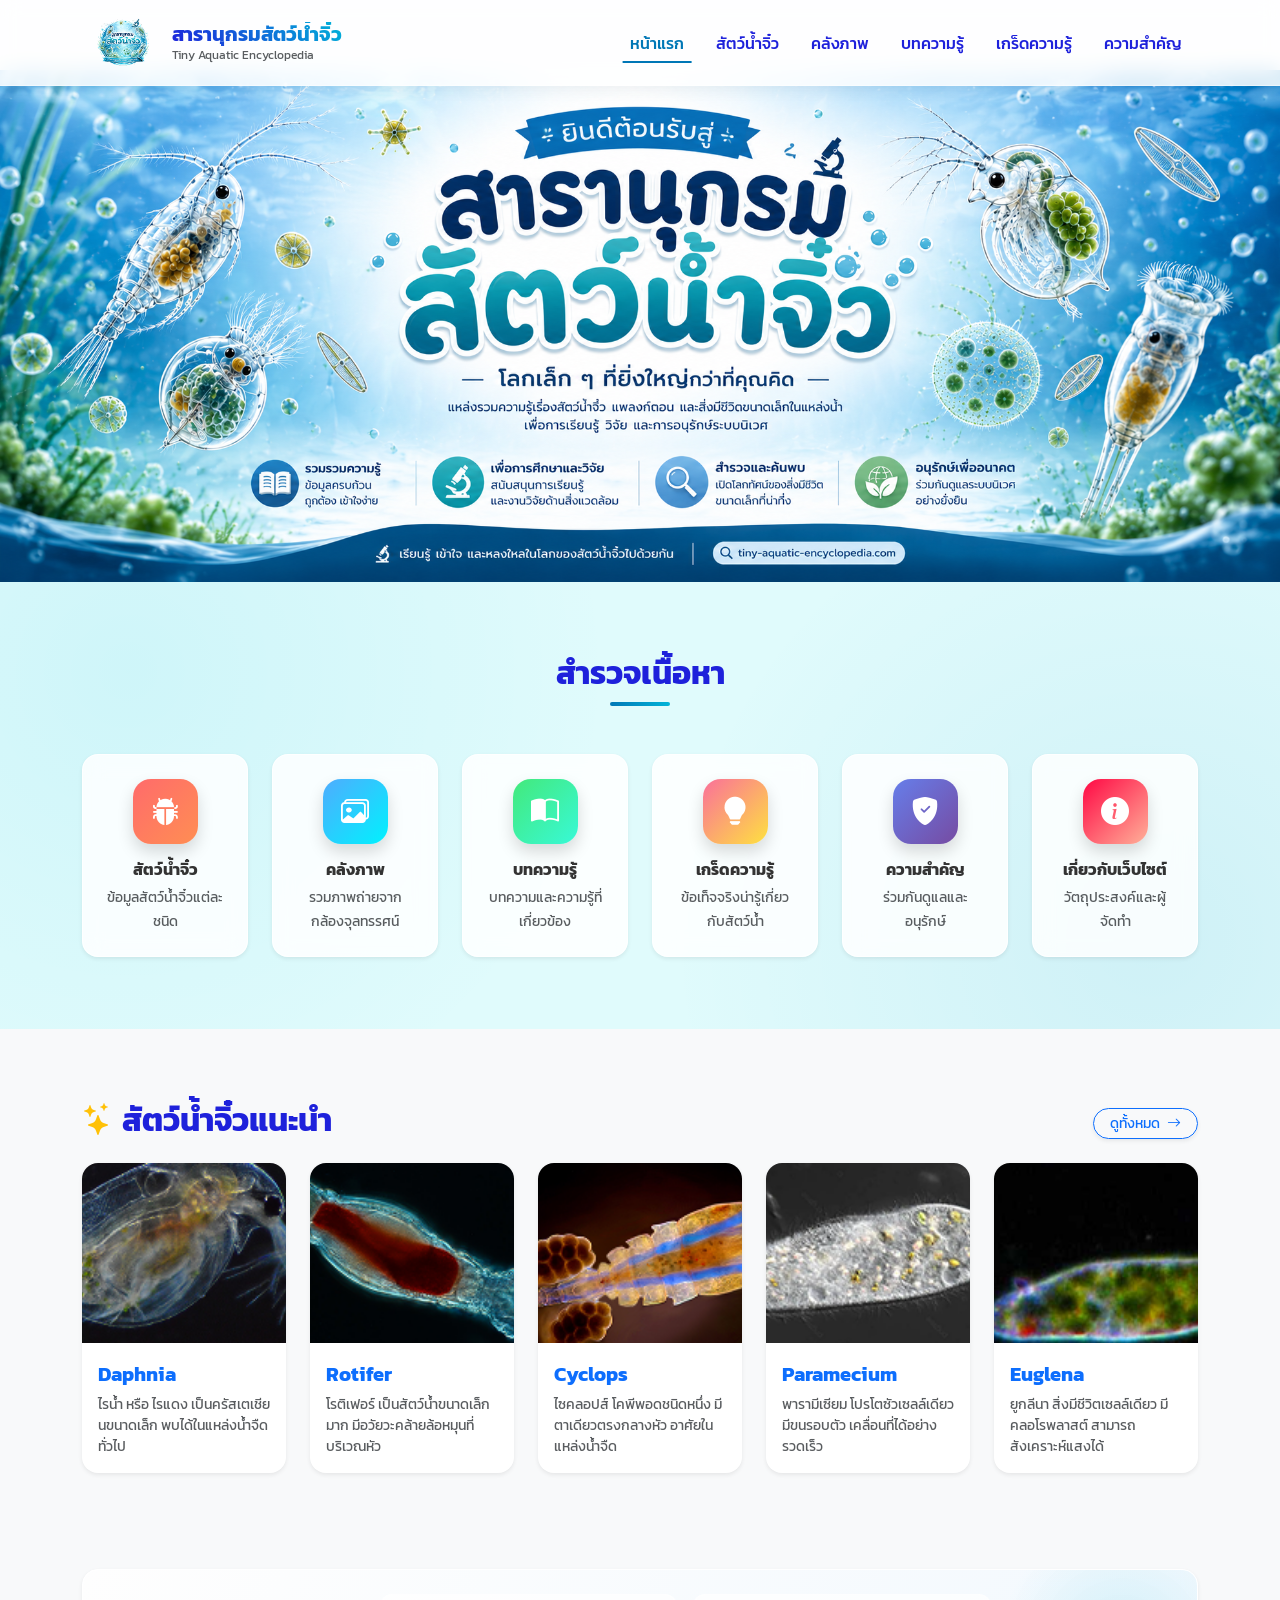
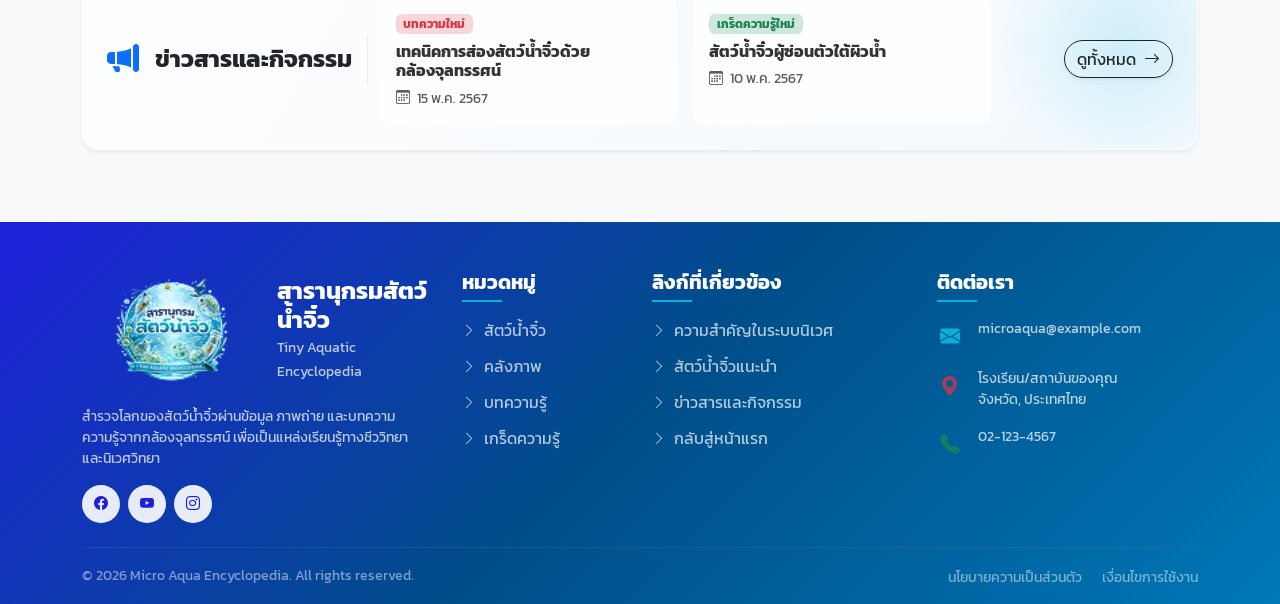
<file: index.html>
<!DOCTYPE html>
<html lang="th">
<head>
    <meta charset="UTF-8">
    <meta name="viewport" content="width=device-width, initial-scale=1.0">
    <title>สารานุกรมสัตว์น้ำจิ๋ว | Tiny Aquatic Encyclopedia</title>
    
    <!-- Google Fonts -->
    <link rel="preconnect" href="https://fonts.googleapis.com">
    <link rel="preconnect" href="https://fonts.gstatic.com" crossorigin>
    <link href="https://fonts.googleapis.com/css2?family=Kanit:wght@300;400;500;600;700&display=swap" rel="stylesheet">
    
    <!-- Bootstrap 5 CSS -->
    <link href="https://cdn.jsdelivr.net/npm/bootstrap@5.3.2/dist/css/bootstrap.min.css" rel="stylesheet">
    
    <!-- Bootstrap Icons -->
    <link rel="stylesheet" href="https://cdn.jsdelivr.net/npm/bootstrap-icons@1.11.1/font/bootstrap-icons.css">
    
    <!-- AOS Animation CSS -->
    <link href="https://unpkg.com/aos@2.3.1/dist/aos.css" rel="stylesheet">
    
    <!-- Custom CSS -->
    <link rel="stylesheet" href="style.css">
</head>
<body>

    <!-- Navbar -->
    <nav class="navbar navbar-expand-lg fixed-top glass-nav">
        <div class="container">
            <a class="navbar-brand d-flex align-items-center" href="index.html">
                <img src="รูป/logo.png" alt="Logo" class="me-2 nav-logo">
                <div>
                    <h1 class="h5 mb-0 fw-bold text-gradient">สารานุกรมสัตว์น้ำจิ๋ว</h1>
                    <small class="text-muted d-block" style="font-size: 0.75rem;">Tiny Aquatic Encyclopedia</small>
                </div>
            </a>

            <button class="navbar-toggler" type="button" data-bs-toggle="collapse" data-bs-target="#navbarNav">
                <span class="navbar-toggler-icon"></span>
            </button>

            <div class="collapse navbar-collapse justify-content-end" id="navbarNav">
                <ul class="navbar-nav fw-medium">
                    <li class="nav-item"><a class="nav-link active" href="index.html">หน้าแรก</a></li>
                    <li class="nav-item"><a class="nav-link" href="animals.html">สัตว์น้ำจิ๋ว</a></li>
                    <li class="nav-item"><a class="nav-link" href="gallery.html">คลังภาพ</a></li>
                    <li class="nav-item"><a class="nav-link" href="articles.html">บทความรู้</a></li>
                    <li class="nav-item"><a class="nav-link" href="trivia.html">เกร็ดความรู้</a></li>
                    <li class="nav-item"><a class="nav-link" href="importance.html">ความสำคัญ</a></li>
                </ul>
            </div>
        </div>
    </nav>

    <!-- Hero Section -->
    <section class="hero-banner-section">
        <div class="container-fluid p-0">
            <img src="รูป/banner.svg" alt="สารานุกรมสัตว์น้ำจิ๋ว" class="w-100 img-fluid hero-banner-img" data-aos="fade-in" data-aos-duration="1200">
        </div>
    </section>

    <!-- Explore Content Section -->
    <section class="explore-section py-5 bg-light-blue">
        <div class="container py-4">
            <div class="text-center mb-5" data-aos="fade-up">
                <h2 class="fw-bold section-title">สำรวจเนื้อหา</h2>
                <div class="title-underline"></div>
            </div>
            
            <div class="row g-4 justify-content-center">
                <!-- Card 1 -->
                <div class="col-6 col-md-4 col-lg-2" data-aos="fade-up" data-aos-delay="100">
                    <div class="explore-card glass-card text-center p-3 p-md-4 h-100 shadow-sm rounded-4 hover-up" onclick="window.location.href='animals.html';" style="cursor: pointer;">
                        <div class="icon-box gradient-1 shadow mb-3 mx-auto">
                            <i class="bi bi-bug-fill text-white fs-3"></i>
                        </div>
                        <h6 class="fw-bold mb-1">สัตว์น้ำจิ๋ว</h6>
                        <small class="text-muted">ข้อมูลสัตว์น้ำจิ๋วแต่ละชนิด</small>
                    </div>
                </div>
                <!-- Card 2 -->
                <div class="col-6 col-md-4 col-lg-2" data-aos="fade-up" data-aos-delay="200">
                    <div class="explore-card glass-card text-center p-3 p-md-4 h-100 shadow-sm rounded-4 hover-up" onclick="window.location.href='gallery.html';" style="cursor: pointer;">
                        <div class="icon-box gradient-2 shadow mb-3 mx-auto">
                            <i class="bi bi-images text-white fs-3"></i>
                        </div>
                        <h6 class="fw-bold mb-1">คลังภาพ</h6>
                        <small class="text-muted">รวมภาพถ่ายจากกล้องจุลทรรศน์</small>
                    </div>
                </div>
                <!-- Card 3 -->
                <div class="col-6 col-md-4 col-lg-2" data-aos="fade-up" data-aos-delay="300">
                    <div class="explore-card glass-card text-center p-3 p-md-4 h-100 shadow-sm rounded-4 hover-up" onclick="window.location.href='articles.html';" style="cursor: pointer;">
                        <div class="icon-box gradient-3 shadow mb-3 mx-auto">
                            <i class="bi bi-book-half text-white fs-3"></i>
                        </div>
                        <h6 class="fw-bold mb-1">บทความรู้</h6>
                        <small class="text-muted">บทความและความรู้ที่เกี่ยวข้อง</small>
                    </div>
                </div>
                <!-- Card 4 -->
                <div class="col-6 col-md-4 col-lg-2" data-aos="fade-up" data-aos-delay="400">
                    <div class="explore-card glass-card text-center p-3 p-md-4 h-100 shadow-sm rounded-4 hover-up" onclick="window.location.href='trivia.html';" style="cursor: pointer;">
                        <div class="icon-box gradient-4 shadow mb-3 mx-auto">
                            <i class="bi bi-lightbulb-fill text-white fs-3"></i>
                        </div>
                        <h6 class="fw-bold mb-1">เกร็ดความรู้</h6>
                        <small class="text-muted">ข้อเท็จจริงน่ารู้เกี่ยวกับสัตว์น้ำ</small>
                    </div>
                </div>
                <!-- Card 5 -->
                <div class="col-6 col-md-4 col-lg-2" data-aos="fade-up" data-aos-delay="500">
                    <div class="explore-card glass-card text-center p-3 p-md-4 h-100 shadow-sm rounded-4 hover-up" onclick="window.location.href='importance.html';" style="cursor: pointer;">
                        <div class="icon-box gradient-5 shadow mb-3 mx-auto">
                            <i class="bi bi-shield-fill-check text-white fs-3"></i>
                        </div>
                        <h6 class="fw-bold mb-1">ความสำคัญ</h6>
                        <small class="text-muted">ร่วมกันดูแลและอนุรักษ์</small>
                    </div>
                </div>
                <!-- Card 6 -->
                <div class="col-6 col-md-4 col-lg-2" data-aos="fade-up" data-aos-delay="600">
                    <div class="explore-card glass-card text-center p-3 p-md-4 h-100 shadow-sm rounded-4 hover-up">
                        <div class="icon-box gradient-6 shadow mb-3 mx-auto">
                            <i class="bi bi-info-circle-fill text-white fs-3"></i>
                        </div>
                        <h6 class="fw-bold mb-1">เกี่ยวกับเว็บไซต์</h6>
                        <small class="text-muted">วัตถุประสงค์และผู้จัดทำ</small>
                    </div>
                </div>
            </div>
        </div>
    </section>

    <!-- Recommended Animals Section -->
    <section id="recommended" class="recommended-section py-5">
        <div class="container py-4">
            <div class="d-flex justify-content-between align-items-end mb-4" data-aos="fade-up">
                <div>
                    <h2 class="fw-bold section-title mb-0"><i class="bi bi-stars text-warning me-2"></i>สัตว์น้ำจิ๋วแนะนำ</h2>
                </div>
                <a href="animals.html" class="btn btn-outline-primary rounded-pill btn-sm px-3 shadow-sm hover-lift">ดูทั้งหมด <i class="bi bi-arrow-right ms-1"></i></a>
            </div>

            <div class="row g-4">
                <!-- Animal Card 1 -->
                <div class="col-sm-6 col-md-4 col-lg-5ths" data-aos="fade-up" data-aos-delay="100">
                    <div class="animal-card card border-0 shadow-sm rounded-4 h-100 overflow-hidden">
                        <div class="card-img-top position-relative overflow-hidden">
                            <img src="รูป/หน้าเเรก01.png" alt="Daphnia" class="img-fluid w-100 object-fit-cover" style="height: 180px;">
                            <div class="card-overlay">
                                <a href="animals.html" class="btn btn-light rounded-circle btn-icon shadow"><i class="bi bi-search"></i></a>
                            </div>
                        </div>
                        <div class="card-body">
                            <h5 class="card-title fw-bold text-primary">Daphnia</h5>
                            <p class="card-text text-muted small">ไรน้ำ หรือ ไรแดง เป็นครัสเตเชียนขนาดเล็ก พบได้ในแหล่งน้ำจืดทั่วไป</p>
                        </div>
                    </div>
                </div>
                <!-- Animal Card 2 -->
                <div class="col-sm-6 col-md-4 col-lg-5ths" data-aos="fade-up" data-aos-delay="200">
                    <div class="animal-card card border-0 shadow-sm rounded-4 h-100 overflow-hidden">
                        <div class="card-img-top position-relative overflow-hidden">
                            <img src="รูป/หน้าเเรก02.png" alt="Rotifer" class="img-fluid w-100 object-fit-cover" style="height: 180px;">
                            <div class="card-overlay">
                                <a href="animals.html" class="btn btn-light rounded-circle btn-icon shadow"><i class="bi bi-search"></i></a>
                            </div>
                        </div>
                        <div class="card-body">
                            <h5 class="card-title fw-bold text-primary">Rotifer</h5>
                            <p class="card-text text-muted small">โรติเฟอร์ เป็นสัตว์น้ำขนาดเล็กมาก มีอวัยวะคล้ายล้อหมุนที่บริเวณหัว</p>
                        </div>
                    </div>
                </div>
                <!-- Animal Card 3 -->
                <div class="col-sm-6 col-md-4 col-lg-5ths" data-aos="fade-up" data-aos-delay="300">
                    <div class="animal-card card border-0 shadow-sm rounded-4 h-100 overflow-hidden">
                        <div class="card-img-top position-relative overflow-hidden">
                            <img src="รูป/หน้าเเรก03.png" alt="Cyclops" class="img-fluid w-100 object-fit-cover" style="height: 180px;">
                            <div class="card-overlay">
                                <a href="animals.html" class="btn btn-light rounded-circle btn-icon shadow"><i class="bi bi-search"></i></a>
                            </div>
                        </div>
                        <div class="card-body">
                            <h5 class="card-title fw-bold text-primary">Cyclops</h5>
                            <p class="card-text text-muted small">ไซคลอปส์ โคพีพอดชนิดหนึ่ง มีตาเดียวตรงกลางหัว อาศัยในแหล่งน้ำจืด</p>
                        </div>
                    </div>
                </div>
                <!-- Animal Card 4 -->
                <div class="col-sm-6 col-md-4 col-lg-5ths" data-aos="fade-up" data-aos-delay="400">
                    <div class="animal-card card border-0 shadow-sm rounded-4 h-100 overflow-hidden">
                        <div class="card-img-top position-relative overflow-hidden">
                            <img src="รูป/หน้าเเรก04.png" alt="Paramecium" class="img-fluid w-100 object-fit-cover" style="height: 180px;">
                            <div class="card-overlay">
                                <a href="animals.html" class="btn btn-light rounded-circle btn-icon shadow"><i class="bi bi-search"></i></a>
                            </div>
                        </div>
                        <div class="card-body">
                            <h5 class="card-title fw-bold text-primary">Paramecium</h5>
                            <p class="card-text text-muted small">พารามีเซียม โปรโตซัวเซลล์เดียว มีขนรอบตัว เคลื่อนที่ได้อย่างรวดเร็ว</p>
                        </div>
                    </div>
                </div>
                <!-- Animal Card 5 -->
                <div class="col-sm-6 col-md-4 col-lg-5ths" data-aos="fade-up" data-aos-delay="500">
                    <div class="animal-card card border-0 shadow-sm rounded-4 h-100 overflow-hidden">
                        <div class="card-img-top position-relative overflow-hidden">
                            <img src="รูป/หน้าเเรก05.png" alt="Euglena" class="img-fluid w-100 object-fit-cover" style="height: 180px;">
                            <div class="card-overlay">
                                <a href="animals.html" class="btn btn-light rounded-circle btn-icon shadow"><i class="bi bi-search"></i></a>
                            </div>
                        </div>
                        <div class="card-body">
                            <h5 class="card-title fw-bold text-primary">Euglena</h5>
                            <p class="card-text text-muted small">ยูกลีนา สิ่งมีชีวิตเซลล์เดียว มีคลอโรพลาสต์ สามารถสังเคราะห์แสงได้</p>
                        </div>
                    </div>
                </div>
            </div>
        </div>
    </section>

    <!-- News and Events Banner -->
    <section id="news" class="news-section py-4">
        <div class="container">
            <div class="news-banner glass-card rounded-4 p-4 shadow-sm position-relative overflow-hidden" data-aos="zoom-in">
                <div class="blob-shape"></div>
                <div class="row align-items-center position-relative z-1">
                    <div class="col-md-3 border-end border-light-subtle text-center text-md-start mb-3 mb-md-0">
                        <div class="d-flex align-items-center justify-content-center justify-content-md-start">
                            <i class="bi bi-megaphone-fill fs-2 text-primary me-3 beat-animation"></i>
                            <h4 class="fw-bold mb-0 text-dark">ข่าวสารและกิจกรรม</h4>
                        </div>
                    </div>
                    <div class="col-md-7">
                        <div class="row g-3">
                            <div class="col-sm-6">
                                <div class="news-item">
                                    <span class="badge bg-danger-subtle text-danger mb-2">บทความใหม่</span>
                                    <h6 class="fw-bold mb-1">เทคนิคการส่องสัตว์น้ำจิ๋วด้วยกล้องจุลทรรศน์</h6>
                                    <small class="text-muted"><i class="bi bi-calendar3 me-1"></i> 15 พ.ค. 2567</small>
                                </div>
                            </div>
                            <div class="col-sm-6">
                                <div class="news-item">
                                    <span class="badge bg-success-subtle text-success mb-2">เกร็ดความรู้ใหม่</span>
                                    <h6 class="fw-bold mb-1">สัตว์น้ำจิ๋วผู้ซ่อนตัวใต้ผิวน้ำ</h6>
                                    <small class="text-muted"><i class="bi bi-calendar3 me-1"></i> 10 พ.ค. 2567</small>
                                </div>
                            </div>
                        </div>
                    </div>
                    <div class="col-md-2 text-center text-md-end mt-3 mt-md-0">
                        <a href="articles.html" class="btn btn-outline-dark rounded-pill shadow-sm hover-lift">ดูทั้งหมด <i class="bi bi-arrow-right ms-1"></i></a>
                    </div>
                </div>
            </div>
        </div>
    </section>

    <!-- Footer -->
    <footer class="footer mt-5 pt-5 pb-3">
        <div class="container">
            <div class="row g-4 mb-4">
                <div class="col-lg-4 col-md-6 mb-4 mb-lg-0">
                    <div class="d-flex align-items-center mb-3">
                        <img src="รูป/logo.png" alt="Logo" class="me-3 footer-logo">
                        <div>
                            <h4 class="text-white mb-0 fw-bold">สารานุกรมสัตว์น้ำจิ๋ว</h4>
                            <small class="text-light opacity-75">Tiny Aquatic Encyclopedia</small>
                        </div>
                    </div>
                    <p class="text-light opacity-75 small pe-lg-4">สำรวจโลกของสัตว์น้ำจิ๋วผ่านข้อมูล ภาพถ่าย และบทความความรู้จากกล้องจุลทรรศน์ เพื่อเป็นแหล่งเรียนรู้ทางชีววิทยาและนิเวศวิทยา</p>
                    <div class="d-flex gap-2 social-links mt-3">
                        <a href="https://facebook.com" target="_blank" class="btn btn-sm btn-light rounded-circle"><i class="bi bi-facebook"></i></a>
                        <a href="https://youtube.com" target="_blank" class="btn btn-sm btn-light rounded-circle"><i class="bi bi-youtube"></i></a>
                        <a href="https://instagram.com" target="_blank" class="btn btn-sm btn-light rounded-circle"><i class="bi bi-instagram"></i></a>
                    </div>
                </div>
                
                <div class="col-lg-2 col-md-6 mb-4 mb-lg-0">
                    <h5 class="text-white mb-4 fw-bold position-relative footer-title">หมวดหมู่</h5>
                    <ul class="list-unstyled footer-links">
                        <li><a href="animals.html"><i class="bi bi-chevron-right me-1 small"></i> สัตว์น้ำจิ๋ว</a></li>
                        <li><a href="gallery.html"><i class="bi bi-chevron-right me-1 small"></i> คลังภาพ</a></li>
                        <li><a href="articles.html"><i class="bi bi-chevron-right me-1 small"></i> บทความรู้</a></li>
                        <li><a href="trivia.html"><i class="bi bi-chevron-right me-1 small"></i> เกร็ดความรู้</a></li>
                    </ul>
                </div>

                <div class="col-lg-3 col-md-6 mb-4 mb-lg-0">
                    <h5 class="text-white mb-4 fw-bold position-relative footer-title">ลิงก์ที่เกี่ยวข้อง</h5>
                    <ul class="list-unstyled footer-links">
                        <li><a href="importance.html"><i class="bi bi-chevron-right me-1 small"></i> ความสำคัญในระบบนิเวศ</a></li>
                        <li><a href="index.html#recommended"><i class="bi bi-chevron-right me-1 small"></i> สัตว์น้ำจิ๋วแนะนำ</a></li>
                        <li><a href="index.html#news"><i class="bi bi-chevron-right me-1 small"></i> ข่าวสารและกิจกรรม</a></li>
                        <li><a href="index.html"><i class="bi bi-chevron-right me-1 small"></i> กลับสู่หน้าแรก</a></li>
                    </ul>
                </div>
                
                <div class="col-lg-3 col-md-6">
                    <h5 class="text-white mb-4 fw-bold position-relative footer-title">ติดต่อเรา</h5>
                    <ul class="list-unstyled text-light opacity-75 small contact-info">
                        <li class="mb-3 d-flex"><i class="bi bi-envelope-fill me-3 mt-1 fs-5 text-info"></i> <span>microaqua@example.com</span></li>
                        <li class="mb-3 d-flex"><i class="bi bi-geo-alt-fill me-3 mt-1 fs-5 text-danger"></i> <span>โรงเรียน/สถาบันของคุณ<br>จังหวัด, ประเทศไทย</span></li>
                        <li class="mb-3 d-flex"><i class="bi bi-telephone-fill me-3 mt-1 fs-5 text-success"></i> <span>02-123-4567</span></li>
                    </ul>
                </div>
            </div>
            
            <hr class="border-secondary mb-3 mt-4">
            
            <div class="row align-items-center text-center text-md-start">
                <div class="col-md-6">
                    <p class="mb-0 text-light opacity-50 small">&copy; 2026 Micro Aqua Encyclopedia. All rights reserved.</p>
                </div>
                <div class="col-md-6 text-md-end mt-2 mt-md-0">
                    <a href="index.html" class="text-light opacity-50 small text-decoration-none me-3">นโยบายความเป็นส่วนตัว</a>
                    <a href="index.html" class="text-light opacity-50 small text-decoration-none">เงื่อนไขการใช้งาน</a>
                </div>
            </div>
        </div>
    </footer>

    <!-- Bootstrap 5 JS -->
    <script src="https://cdn.jsdelivr.net/npm/bootstrap@5.3.2/dist/js/bootstrap.bundle.min.js"></script>
    
    <!-- AOS Animation JS -->
    <script src="https://unpkg.com/aos@2.3.1/dist/aos.js"></script>
    
    <!-- Custom JS -->
    <script src="script.js"></script>
</body>
</html>
</file>
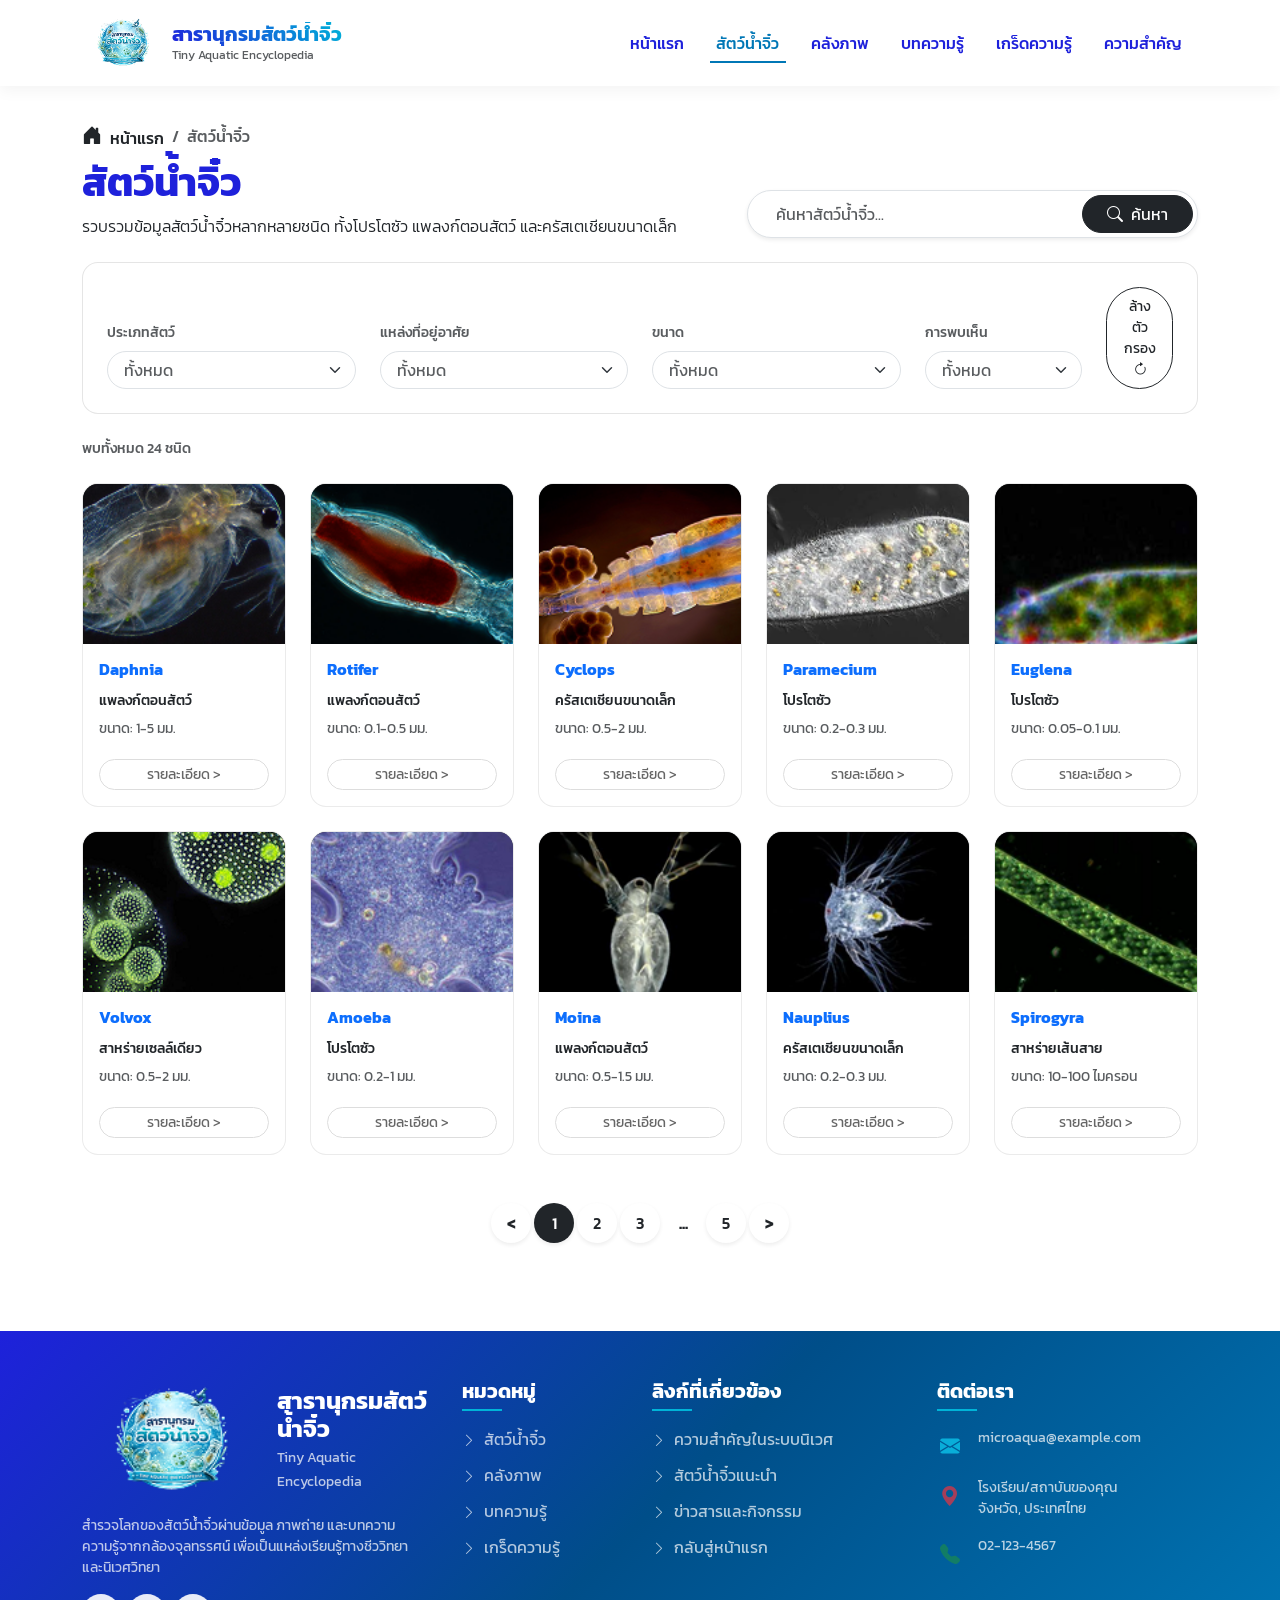
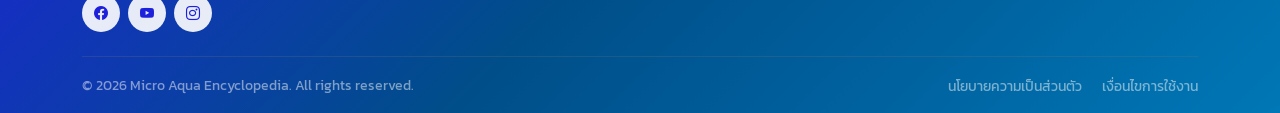
<file: animals.html>
<!DOCTYPE html>
<html lang="th">
<head>
    <meta charset="UTF-8">
    <meta name="viewport" content="width=device-width, initial-scale=1.0">
    <title>สัตว์น้ำจิ๋ว | Tiny Aquatic Encyclopedia</title>
    
    <!-- Google Fonts -->
    <link rel="preconnect" href="https://fonts.googleapis.com">
    <link rel="preconnect" href="https://fonts.gstatic.com" crossorigin>
    <link href="https://fonts.googleapis.com/css2?family=Kanit:wght@300;400;500;600;700&display=swap" rel="stylesheet">
    
    <!-- Bootstrap 5 CSS -->
    <link href="https://cdn.jsdelivr.net/npm/bootstrap@5.3.2/dist/css/bootstrap.min.css" rel="stylesheet">
    
    <!-- Bootstrap Icons -->
    <link rel="stylesheet" href="https://cdn.jsdelivr.net/npm/bootstrap-icons@1.11.1/font/bootstrap-icons.css">
    
    <!-- AOS Animation CSS -->
    <link href="https://unpkg.com/aos@2.3.1/dist/aos.css" rel="stylesheet">
    
    <!-- Custom CSS -->
    <link rel="stylesheet" href="style.css">
</head>
<body class="bg-white">

    <!-- Navbar -->
    <nav class="navbar navbar-expand-lg fixed-top glass-nav scrolled">
        <div class="container">
            <a class="navbar-brand d-flex align-items-center" href="index.html">
                <img src="รูป/logo.png" alt="Logo" class="me-2 nav-logo">
                <div>
                    <h1 class="h5 mb-0 fw-bold text-gradient">สารานุกรมสัตว์น้ำจิ๋ว</h1>
                    <small class="text-muted d-block" style="font-size: 0.75rem;">Tiny Aquatic Encyclopedia</small>
                </div>
            </a>
                <button class="navbar-toggler" type="button" data-bs-toggle="collapse" data-bs-target="#navbarNav">
                <span class="navbar-toggler-icon"></span>
            </button>

            <div class="collapse navbar-collapse justify-content-end" id="navbarNav">
                <ul class="navbar-nav fw-medium">
                    <li class="nav-item"><a class="nav-link" href="index.html">หน้าแรก</a></li>
                    <li class="nav-item"><a class="nav-link active" href="animals.html">สัตว์น้ำจิ๋ว</a></li>
                    <li class="nav-item"><a class="nav-link" href="gallery.html">คลังภาพ</a></li>
                    <li class="nav-item"><a class="nav-link" href="articles.html">บทความรู้</a></li>
                    <li class="nav-item"><a class="nav-link" href="trivia.html">เกร็ดความรู้</a></li>
                    <li class="nav-item"><a class="nav-link" href="importance.html">ความสำคัญ</a></li>
                </ul>
            </div>
        </div>
    </nav>

    <!-- Main Content -->
    <div class="container" style="margin-top: 120px;">
        <!-- Breadcrumb & Search -->
        <div class="row align-items-end mb-4">
            <div class="col-md-7" data-aos="fade-right">
                <nav aria-label="breadcrumb">
                    <ol class="breadcrumb mb-2">
                        <li class="breadcrumb-item"><a href="index.html" class="text-decoration-none text-dark fw-medium"><i class="bi bi-house-door-fill fs-5 me-1 align-text-bottom"></i> หน้าแรก</a></li>
                        <li class="breadcrumb-item active fw-medium mt-1" aria-current="page">สัตว์น้ำจิ๋ว</li>
                    </ol>
                </nav>
                <h2 class="fw-bold section-title mb-2 fs-1">สัตว์น้ำจิ๋ว</h2>
                <p class="text-dark mb-0 fw-light">รวบรวมข้อมูลสัตว์น้ำจิ๋วหลากหลายชนิด ทั้งโปรโตซัว แพลงก์ตอนสัตว์ และครัสเตเชียนขนาดเล็ก</p>
            </div>
            <div class="col-md-5 mt-4 mt-md-0" data-aos="fade-left">
                <div class="input-group shadow-sm rounded-pill overflow-hidden border bg-white p-1">
                    <input type="text" id="searchInput" class="form-control border-0 px-4 bg-transparent" style="box-shadow: none;" placeholder="ค้นหาสัตว์น้ำจิ๋ว...">
                    <button class="btn btn-dark rounded-pill px-4" type="button"><i class="bi bi-search me-1"></i> ค้นหา</button>
                </div>
            </div>
        </div>

        <!-- Filters Box -->
        <div class="filter-box bg-white p-4 rounded-4 mb-4" data-aos="fade-up">
            <div class="row g-4 align-items-end">
                <div class="col-md-3">
                    <label class="form-label small text-muted mb-2 fw-medium">ประเภทสัตว์</label>
                    <select id="filterType" class="form-select rounded-pill ps-3 pe-4 text-muted">
                        <option value="ทั้งหมด" selected>ทั้งหมด</option>
                        <option value="แพลงก์ตอนสัตว์">แพลงก์ตอนสัตว์</option>
                        <option value="ครัสเตเชียนขนาดเล็ก">ครัสเตเชียนขนาดเล็ก</option>
                        <option value="โปรโตซัว">โปรโตซัว</option>
                        <option value="สาหร่ายเซลล์เดียว">สาหร่ายเซลล์เดียว</option>
                        <option value="สาหร่ายเส้นสาย">สาหร่ายเส้นสาย</option>
                    </select>
                </div>
                <div class="col-md-3">
                    <label class="form-label small text-muted mb-2 fw-medium">แหล่งที่อยู่อาศัย</label>
                    <select class="form-select rounded-pill ps-3 pe-4 text-muted">
                        <option selected>ทั้งหมด</option>
                    </select>
                </div>
                <div class="col-md-3">
                    <label class="form-label small text-muted mb-2 fw-medium">ขนาด</label>
                    <select id="filterSize" class="form-select rounded-pill ps-3 pe-4 text-muted">
                        <option value="ทั้งหมด" selected>ทั้งหมด</option>
                        <option value="10-100 ไมครอน">10-100 ไมครอน</option>
                        <option value="0.05-0.1 มม.">0.05-0.1 มม.</option>
                        <option value="0.1-0.5 มม.">0.1-0.5 มม.</option>
                        <option value="0.2-0.3 มม.">0.2-0.3 มม.</option>
                        <option value="0.2-1 มม.">0.2-1 มม.</option>
                        <option value="0.5-1.5 มม.">0.5-1.5 มม.</option>
                        <option value="0.5-2 มม.">0.5-2 มม.</option>
                        <option value="1-5 มม.">1-5 มม.</option>
                    </select>
                </div>
                <div class="col-md-2">
                    <label class="form-label small text-muted mb-2 fw-medium">การพบเห็น</label>
                    <select class="form-select rounded-pill ps-3 pe-4 text-muted">
                        <option selected>ทั้งหมด</option>
                    </select>
                </div>
                <div class="col-md-1 text-center">
                    <button id="clearFiltersBtn" class="btn btn-outline-dark rounded-pill btn-sm py-2 px-3 w-100" title="ล้างตัวกรอง">
                        ล้างตัวกรอง <i class="bi bi-arrow-clockwise"></i>
                    </button>
                </div>
            </div>
        </div>

        <p id="resultCount" class="text-muted small mb-4 fw-medium" data-aos="fade-up">พบทั้งหมด 24 ชนิด</p>

        <!-- Grid of Animals -->
        <div id="animalGrid" class="row g-4 mb-5">
            <!-- Animal 1 -->
            <div class="col-sm-6 col-md-4 col-lg-5ths" data-aos="fade-up" data-aos-delay="50">
                <div class="card animal-list-card rounded-4 h-100 overflow-hidden bg-white">
                    <div class="card-img-top overflow-hidden bg-dark">
                        <img src="หน้าสอง/Rectangle 15.png" alt="Daphnia" class="img-fluid w-100 object-fit-cover" style="height: 160px;">
                    </div>
                    <div class="card-body p-3 d-flex flex-column">
                        <h6 class="fw-bold text-primary mb-2">Daphnia</h6>
                        <div class="text-dark small mb-3 lh-lg">
                            <div class="fw-medium">แพลงก์ตอนสัตว์</div>
                            <div class="text-muted">ขนาด: 1-5 มม.</div>
                        </div>
                        <a href="javascript:void(0)" data-bs-toggle="modal" data-bs-target="#modalDaphnia" class="btn btn-outline-secondary btn-sm w-100 rounded-pill mt-auto detail-btn">รายละเอียด &gt;</a>
                    </div>
                </div>
            </div>
            
            <!-- Animal 2 -->
            <div class="col-sm-6 col-md-4 col-lg-5ths" data-aos="fade-up" data-aos-delay="100">
                <div class="card animal-list-card rounded-4 h-100 overflow-hidden bg-white">
                    <div class="card-img-top overflow-hidden bg-dark">
                        <img src="หน้าสอง/Rectangle 16.png" alt="Rotifer" class="img-fluid w-100 object-fit-cover" style="height: 160px;">
                    </div>
                    <div class="card-body p-3 d-flex flex-column">
                        <h6 class="fw-bold text-primary mb-2">Rotifer</h6>
                        <div class="text-dark small mb-3 lh-lg">
                            <div class="fw-medium">แพลงก์ตอนสัตว์</div>
                            <div class="text-muted">ขนาด: 0.1-0.5 มม.</div>
                        </div>
                        <a href="javascript:void(0)" data-bs-toggle="modal" data-bs-target="#modalRotifer" class="btn btn-outline-secondary btn-sm w-100 rounded-pill mt-auto detail-btn">รายละเอียด &gt;</a>
                    </div>
                </div>
            </div>

            <!-- Animal 3 -->
            <div class="col-sm-6 col-md-4 col-lg-5ths" data-aos="fade-up" data-aos-delay="150">
                <div class="card animal-list-card rounded-4 h-100 overflow-hidden bg-white">
                    <div class="card-img-top overflow-hidden bg-dark">
                        <img src="หน้าสอง/Rectangle 17.png" alt="Cyclops" class="img-fluid w-100 object-fit-cover" style="height: 160px;">
                    </div>
                    <div class="card-body p-3 d-flex flex-column">
                        <h6 class="fw-bold text-primary mb-2">Cyclops</h6>
                        <div class="text-dark small mb-3 lh-lg">
                            <div class="fw-medium">ครัสเตเชียนขนาดเล็ก</div>
                            <div class="text-muted">ขนาด: 0.5-2 มม.</div>
                        </div>
                        <a href="javascript:void(0)" data-bs-toggle="modal" data-bs-target="#modalCyclops" class="btn btn-outline-secondary btn-sm w-100 rounded-pill mt-auto detail-btn">รายละเอียด &gt;</a>
                    </div>
                </div>
            </div>

            <!-- Animal 4 -->
            <div class="col-sm-6 col-md-4 col-lg-5ths" data-aos="fade-up" data-aos-delay="200">
                <div class="card animal-list-card rounded-4 h-100 overflow-hidden bg-white">
                    <div class="card-img-top overflow-hidden bg-dark">
                        <img src="หน้าสอง/Rectangle 18.png" alt="Paramecium" class="img-fluid w-100 object-fit-cover" style="height: 160px;">
                    </div>
                    <div class="card-body p-3 d-flex flex-column">
                        <h6 class="fw-bold text-primary mb-2">Paramecium</h6>
                        <div class="text-dark small mb-3 lh-lg">
                            <div class="fw-medium">โปรโตซัว</div>
                            <div class="text-muted">ขนาด: 0.2-0.3 มม.</div>
                        </div>
                        <a href="javascript:void(0)" data-bs-toggle="modal" data-bs-target="#modalParamecium" class="btn btn-outline-secondary btn-sm w-100 rounded-pill mt-auto detail-btn">รายละเอียด &gt;</a>
                    </div>
                </div>
            </div>

            <!-- Animal 5 -->
            <div class="col-sm-6 col-md-4 col-lg-5ths" data-aos="fade-up" data-aos-delay="250">
                <div class="card animal-list-card rounded-4 h-100 overflow-hidden bg-white">
                    <div class="card-img-top overflow-hidden bg-dark">
                        <img src="หน้าสอง/Rectangle 19.png" alt="Euglena" class="img-fluid w-100 object-fit-cover" style="height: 160px;">
                    </div>
                    <div class="card-body p-3 d-flex flex-column">
                        <h6 class="fw-bold text-primary mb-2">Euglena</h6>
                        <div class="text-dark small mb-3 lh-lg">
                            <div class="fw-medium">โปรโตซัว</div>
                            <div class="text-muted">ขนาด: 0.05-0.1 มม.</div>
                        </div>
                        <a href="javascript:void(0)" data-bs-toggle="modal" data-bs-target="#modalEuglena" class="btn btn-outline-secondary btn-sm w-100 rounded-pill mt-auto detail-btn">รายละเอียด &gt;</a>
                    </div>
                </div>
            </div>

            <!-- Animal 6 -->
            <div class="col-sm-6 col-md-4 col-lg-5ths" data-aos="fade-up" data-aos-delay="50">
                <div class="card animal-list-card rounded-4 h-100 overflow-hidden bg-white">
                    <div class="card-img-top overflow-hidden bg-dark">
                        <img src="หน้าสอง/Rectangle 36.png" alt="Volvox" class="img-fluid w-100 object-fit-cover" style="height: 160px;">
                    </div>
                    <div class="card-body p-3 d-flex flex-column">
                        <h6 class="fw-bold text-primary mb-2">Volvox</h6>
                        <div class="text-dark small mb-3 lh-lg">
                            <div class="fw-medium">สาหร่ายเซลล์เดียว</div>
                            <div class="text-muted">ขนาด: 0.5-2 มม.</div>
                        </div>
                        <a href="javascript:void(0)" data-bs-toggle="modal" data-bs-target="#modalVolvox" class="btn btn-outline-secondary btn-sm w-100 rounded-pill mt-auto detail-btn">รายละเอียด &gt;</a>
                    </div>
                </div>
            </div>

            <!-- Animal 7 -->
            <div class="col-sm-6 col-md-4 col-lg-5ths" data-aos="fade-up" data-aos-delay="100">
                <div class="card animal-list-card rounded-4 h-100 overflow-hidden bg-white">
                    <div class="card-img-top overflow-hidden bg-dark">
                        <img src="หน้าสอง/Rectangle 37.png" alt="Amoeba" class="img-fluid w-100 object-fit-cover" style="height: 160px;">
                    </div>
                    <div class="card-body p-3 d-flex flex-column">
                        <h6 class="fw-bold text-primary mb-2">Amoeba</h6>
                        <div class="text-dark small mb-3 lh-lg">
                            <div class="fw-medium">โปรโตซัว</div>
                            <div class="text-muted">ขนาด: 0.2-1 มม.</div>
                        </div>
                        <a href="javascript:void(0)" data-bs-toggle="modal" data-bs-target="#modalAmoeba" class="btn btn-outline-secondary btn-sm w-100 rounded-pill mt-auto detail-btn">รายละเอียด &gt;</a>
                    </div>
                </div>
            </div>

            <!-- Animal 8 -->
            <div class="col-sm-6 col-md-4 col-lg-5ths" data-aos="fade-up" data-aos-delay="150">
                <div class="card animal-list-card rounded-4 h-100 overflow-hidden bg-white">
                    <div class="card-img-top overflow-hidden bg-dark">
                        <img src="หน้าสอง/Rectangle 38.png" alt="Moina" class="img-fluid w-100 object-fit-cover" style="height: 160px;">
                    </div>
                    <div class="card-body p-3 d-flex flex-column">
                        <h6 class="fw-bold text-primary mb-2">Moina</h6>
                        <div class="text-dark small mb-3 lh-lg">
                            <div class="fw-medium">แพลงก์ตอนสัตว์</div>
                            <div class="text-muted">ขนาด: 0.5-1.5 มม.</div>
                        </div>
                        <a href="javascript:void(0)" data-bs-toggle="modal" data-bs-target="#modalMoina" class="btn btn-outline-secondary btn-sm w-100 rounded-pill mt-auto detail-btn">รายละเอียด &gt;</a>
                    </div>
                </div>
            </div>

            <!-- Animal 9 -->
            <div class="col-sm-6 col-md-4 col-lg-5ths" data-aos="fade-up" data-aos-delay="200">
                <div class="card animal-list-card rounded-4 h-100 overflow-hidden bg-white">
                    <div class="card-img-top overflow-hidden bg-dark">
                        <img src="หน้าสอง/Rectangle 39.png" alt="Nauplius" class="img-fluid w-100 object-fit-cover" style="height: 160px;">
                    </div>
                    <div class="card-body p-3 d-flex flex-column">
                        <h6 class="fw-bold text-primary mb-2">Nauplius</h6>
                        <div class="text-dark small mb-3 lh-lg">
                            <div class="fw-medium">ครัสเตเชียนขนาดเล็ก</div>
                            <div class="text-muted">ขนาด: 0.2-0.3 มม.</div>
                        </div>
                        <a href="javascript:void(0)" data-bs-toggle="modal" data-bs-target="#modalNauplius" class="btn btn-outline-secondary btn-sm w-100 rounded-pill mt-auto detail-btn">รายละเอียด &gt;</a>
                    </div>
                </div>
            </div>

            <!-- Animal 10 -->
            <div class="col-sm-6 col-md-4 col-lg-5ths" data-aos="fade-up" data-aos-delay="250">
                <div class="card animal-list-card rounded-4 h-100 overflow-hidden bg-white">
                    <div class="card-img-top overflow-hidden bg-dark">
                        <img src="หน้าสอง/Rectangle 40.png" alt="Spirogyra" class="img-fluid w-100 object-fit-cover" style="height: 160px;">
                    </div>
                    <div class="card-body p-3 d-flex flex-column">
                        <h6 class="fw-bold text-primary mb-2">Spirogyra</h6>
                        <div class="text-dark small mb-3 lh-lg">
                            <div class="fw-medium">สาหร่ายเส้นสาย</div>
                            <div class="text-muted">ขนาด: 10-100 ไมครอน</div>
                        </div>
                        <a href="javascript:void(0)" data-bs-toggle="modal" data-bs-target="#modalSpirogyra" class="btn btn-outline-secondary btn-sm w-100 rounded-pill mt-auto detail-btn">รายละเอียด &gt;</a>
                    </div>
                </div>
            </div>

        </div>

        <!-- Pagination -->
        <nav aria-label="Page navigation" class="mb-5 pb-4" data-aos="fade-up">
            <ul class="pagination justify-content-center">
                <li class="page-item disabled">
                    <a class="page-link text-dark rounded-circle me-1 border-0 bg-white shadow-sm fw-bold" href="index.html">&lt;</a>
                </li>
                <li class="page-item active">
                    <a class="page-link text-white rounded-circle me-1 border-0 bg-dark shadow-sm" href="index.html">1</a>
                </li>
                <li class="page-item">
                    <a class="page-link text-dark rounded-circle me-1 border-0 bg-white shadow-sm" href="index.html">2</a>
                </li>
                <li class="page-item">
                    <a class="page-link text-dark rounded-circle me-1 border-0 bg-white shadow-sm" href="index.html">3</a>
                </li>
                <li class="page-item disabled">
                    <a class="page-link text-dark rounded-circle me-1 border-0 bg-transparent fw-bold" href="index.html">...</a>
                </li>
                <li class="page-item">
                    <a class="page-link text-dark rounded-circle me-1 border-0 bg-white shadow-sm" href="index.html">5</a>
                </li>
                <li class="page-item">
                    <a class="page-link text-dark rounded-circle border-0 bg-white shadow-sm fw-bold" href="index.html">&gt;</a>
                </li>
            </ul>
        </nav>
    </div>

    <!-- Footer -->
    <footer class="footer mt-5 pt-5 pb-3">
        <div class="container">
            <div class="row g-4 mb-4">
                <div class="col-lg-4 col-md-6 mb-4 mb-lg-0">
                    <div class="d-flex align-items-center mb-3">
                        <img src="รูป/logo.png" alt="Logo" class="me-3 footer-logo">
                        <div>
                            <h4 class="text-white mb-0 fw-bold">สารานุกรมสัตว์น้ำจิ๋ว</h4>
                            <small class="text-light opacity-75">Tiny Aquatic Encyclopedia</small>
                        </div>
                    </div>
                    <p class="text-light opacity-75 small pe-lg-4">สำรวจโลกของสัตว์น้ำจิ๋วผ่านข้อมูล ภาพถ่าย และบทความความรู้จากกล้องจุลทรรศน์ เพื่อเป็นแหล่งเรียนรู้ทางชีววิทยาและนิเวศวิทยา</p>
                    <div class="d-flex gap-2 social-links mt-3">
                        <a href="https://facebook.com" target="_blank" class="btn btn-sm btn-light rounded-circle"><i class="bi bi-facebook"></i></a>
                        <a href="https://youtube.com" target="_blank" class="btn btn-sm btn-light rounded-circle"><i class="bi bi-youtube"></i></a>
                        <a href="https://instagram.com" target="_blank" class="btn btn-sm btn-light rounded-circle"><i class="bi bi-instagram"></i></a>
                    </div>
                </div>
                
                <div class="col-lg-2 col-md-6 mb-4 mb-lg-0">
                    <h5 class="text-white mb-4 fw-bold position-relative footer-title">หมวดหมู่</h5>
                    <ul class="list-unstyled footer-links">
                        <li><a href="animals.html"><i class="bi bi-chevron-right me-1 small"></i> สัตว์น้ำจิ๋ว</a></li>
                        <li><a href="gallery.html"><i class="bi bi-chevron-right me-1 small"></i> คลังภาพ</a></li>
                        <li><a href="articles.html"><i class="bi bi-chevron-right me-1 small"></i> บทความรู้</a></li>
                        <li><a href="trivia.html"><i class="bi bi-chevron-right me-1 small"></i> เกร็ดความรู้</a></li>
                    </ul>
                </div>

                <div class="col-lg-3 col-md-6 mb-4 mb-lg-0">
                    <h5 class="text-white mb-4 fw-bold position-relative footer-title">ลิงก์ที่เกี่ยวข้อง</h5>
                    <ul class="list-unstyled footer-links">
                        <li><a href="importance.html"><i class="bi bi-chevron-right me-1 small"></i> ความสำคัญในระบบนิเวศ</a></li>
                        <li><a href="index.html#recommended"><i class="bi bi-chevron-right me-1 small"></i> สัตว์น้ำจิ๋วแนะนำ</a></li>
                        <li><a href="index.html#news"><i class="bi bi-chevron-right me-1 small"></i> ข่าวสารและกิจกรรม</a></li>
                        <li><a href="index.html"><i class="bi bi-chevron-right me-1 small"></i> กลับสู่หน้าแรก</a></li>
                    </ul>
                </div>
                
                <div class="col-lg-3 col-md-6">
                    <h5 class="text-white mb-4 fw-bold position-relative footer-title">ติดต่อเรา</h5>
                    <ul class="list-unstyled text-light opacity-75 small contact-info">
                        <li class="mb-3 d-flex"><i class="bi bi-envelope-fill me-3 mt-1 fs-5 text-info"></i> <span>microaqua@example.com</span></li>
                        <li class="mb-3 d-flex"><i class="bi bi-geo-alt-fill me-3 mt-1 fs-5 text-danger"></i> <span>โรงเรียน/สถาบันของคุณ<br>จังหวัด, ประเทศไทย</span></li>
                        <li class="mb-3 d-flex"><i class="bi bi-telephone-fill me-3 mt-1 fs-5 text-success"></i> <span>02-123-4567</span></li>
                    </ul>
                </div>
            </div>
            
            <hr class="border-secondary mb-3 mt-4">
            
            <div class="row align-items-center text-center text-md-start">
                <div class="col-md-6">
                    <p class="mb-0 text-light opacity-50 small">&copy; 2026 Micro Aqua Encyclopedia. All rights reserved.</p>
                </div>
                <div class="col-md-6 text-md-end mt-2 mt-md-0">
                    <a href="index.html" class="text-light opacity-50 small text-decoration-none me-3">นโยบายความเป็นส่วนตัว</a>
                    <a href="index.html" class="text-light opacity-50 small text-decoration-none">เงื่อนไขการใช้งาน</a>
                </div>
            </div>
        </div>
    </footer>

    <!-- Bootstrap 5 JS -->
    <script src="https://cdn.jsdelivr.net/npm/bootstrap@5.3.2/dist/js/bootstrap.bundle.min.js"></script>
    
    <!-- AOS Animation JS -->
    <script src="https://unpkg.com/aos@2.3.1/dist/aos.js"></script>
    
    <!-- Custom JS -->
    <script src="script.js"></script>
    <!-- Modals for Animals -->
    <div class="modal fade" id="modalDaphnia" tabindex="-1" aria-labelledby="modalDaphniaLabel" aria-hidden="true">
        <div class="modal-dialog modal-dialog-centered modal-dialog-scrollable modal-lg">
            <div class="modal-content border-0 rounded-4 shadow">
                <div class="modal-header border-0 pb-0">
                    <h5 class="modal-title fw-bold text-primary" id="modalDaphniaLabel">Daphnia (ไรน้ำ)</h5>
                    <button type="button" class="btn-close" data-bs-dismiss="modal" aria-label="Close"></button>
                </div>
                <div class="modal-body p-4">
                    <div class="row g-4 align-items-center">
                        <div class="col-md-6 text-center">
                            <img src="หน้าสอง/Rectangle 15.png" class="img-fluid rounded-3 shadow-sm w-100 object-fit-cover" alt="Daphnia" style="max-height: 300px;">
                        </div>
                        <div class="col-md-6">
                            <h6 class="fw-bold mb-3 border-bottom pb-2">ข้อมูลรายละเอียด</h6>
                            <p class="text-muted lh-lg" style="font-size: 0.95rem;">
                                Daphnia หรือไรน้ำ เป็นแพลงก์ตอนสัตว์ที่อาศัยอยู่ในแหล่งน้ำจืด มีบทบาทสำคัญในห่วงโซ่อาหารโดยเป็นผู้บริโภคสาหร่ายและเป็นอาหารของปลาขนาดเล็ก มีลำตัวโปร่งใสและหนวดที่ใช้ในการว่ายน้ำ
                            </p>
                            <div class="mt-4 pt-3 border-top">
                                <span class="badge bg-light text-dark border px-3 py-2 me-2">แพลงก์ตอนสัตว์</span>
                                <span class="badge bg-light text-dark border px-3 py-2">แหล่งน้ำจืด</span>
                            </div>
                        </div>
                    </div>
                </div>
            </div>
        </div>
    </div>

    <div class="modal fade" id="modalRotifer" tabindex="-1" aria-labelledby="modalRotiferLabel" aria-hidden="true">
        <div class="modal-dialog modal-dialog-centered modal-dialog-scrollable modal-lg">
            <div class="modal-content border-0 rounded-4 shadow">
                <div class="modal-header border-0 pb-0">
                    <h5 class="modal-title fw-bold text-primary" id="modalRotiferLabel">Rotifer (โรติเฟอร์)</h5>
                    <button type="button" class="btn-close" data-bs-dismiss="modal" aria-label="Close"></button>
                </div>
                <div class="modal-body p-4">
                    <div class="row g-4 align-items-center">
                        <div class="col-md-6 text-center">
                            <img src="หน้าสอง/Rectangle 16.png" class="img-fluid rounded-3 shadow-sm w-100 object-fit-cover" alt="Rotifer" style="max-height: 300px;">
                        </div>
                        <div class="col-md-6">
                            <h6 class="fw-bold mb-3 border-bottom pb-2">ข้อมูลรายละเอียด</h6>
                            <p class="text-muted lh-lg" style="font-size: 0.95rem;">
                                Rotifer เป็นสัตว์ขนาดเล็กที่มีโครงสร้างซับซ้อน มีอวัยวะคล้ายล้อหมุนที่หัวสำหรับพัดอาหารเข้าปาก มักพบในแหล่งน้ำจืดทั่วโลก และทนต่อสภาวะแห้งแล้งได้ดีเยี่ยม
                            </p>
                            <div class="mt-4 pt-3 border-top">
                                <span class="badge bg-light text-dark border px-3 py-2 me-2">แพลงก์ตอนสัตว์</span>
                                <span class="badge bg-light text-dark border px-3 py-2">แหล่งน้ำจืด</span>
                            </div>
                        </div>
                    </div>
                </div>
            </div>
        </div>
    </div>

    <div class="modal fade" id="modalCyclops" tabindex="-1" aria-labelledby="modalCyclopsLabel" aria-hidden="true">
        <div class="modal-dialog modal-dialog-centered modal-dialog-scrollable modal-lg">
            <div class="modal-content border-0 rounded-4 shadow">
                <div class="modal-header border-0 pb-0">
                    <h5 class="modal-title fw-bold text-primary" id="modalCyclopsLabel">Cyclops</h5>
                    <button type="button" class="btn-close" data-bs-dismiss="modal" aria-label="Close"></button>
                </div>
                <div class="modal-body p-4">
                    <div class="row g-4 align-items-center">
                        <div class="col-md-6 text-center">
                            <img src="หน้าสอง/Rectangle 17.png" class="img-fluid rounded-3 shadow-sm w-100 object-fit-cover" alt="Cyclops" style="max-height: 300px;">
                        </div>
                        <div class="col-md-6">
                            <h6 class="fw-bold mb-3 border-bottom pb-2">ข้อมูลรายละเอียด</h6>
                            <p class="text-muted lh-lg" style="font-size: 0.95rem;">
                                Cyclops เป็นสัตว์กลุ่มครัสเตเชียนขนาดเล็ก มีตาเดียวตรงกลางหัว เป็นนักล่าตัวยงในระดับไมโคร และเป็นแหล่งอาหารชั้นดีสำหรับปลาเศรษฐกิจหลายชนิด
                            </p>
                            <div class="mt-4 pt-3 border-top">
                                <span class="badge bg-light text-dark border px-3 py-2 me-2">ครัสเตเชียน</span>
                                <span class="badge bg-light text-dark border px-3 py-2">นักล่าขนาดเล็ก</span>
                            </div>
                        </div>
                    </div>
                </div>
            </div>
        </div>
    </div>

    <div class="modal fade" id="modalParamecium" tabindex="-1" aria-labelledby="modalParameciumLabel" aria-hidden="true">
        <div class="modal-dialog modal-dialog-centered modal-dialog-scrollable modal-lg">
            <div class="modal-content border-0 rounded-4 shadow">
                <div class="modal-header border-0 pb-0">
                    <h5 class="modal-title fw-bold text-primary" id="modalParameciumLabel">Paramecium (พารามีเซียม)</h5>
                    <button type="button" class="btn-close" data-bs-dismiss="modal" aria-label="Close"></button>
                </div>
                <div class="modal-body p-4">
                    <div class="row g-4 align-items-center">
                        <div class="col-md-6 text-center">
                            <img src="หน้าสอง/Rectangle 18.png" class="img-fluid rounded-3 shadow-sm w-100 object-fit-cover" alt="Paramecium" style="max-height: 300px;">
                        </div>
                        <div class="col-md-6">
                            <h6 class="fw-bold mb-3 border-bottom pb-2">ข้อมูลรายละเอียด</h6>
                            <p class="text-muted lh-lg" style="font-size: 0.95rem;">
                                Paramecium เป็นสิ่งมีชีวิตเซลล์เดียวขนาดเล็ก จัดอยู่ในกลุ่มโปรโตซัว มีรูปร่างคล้ายรองเท้าแตะ เคลื่อนที่โดยใช้ขนสั้นๆ ที่เรียกว่า ซีเลีย (Cilia) โบกพัด มักพบในแหล่งน้ำจืดที่ค่อนข้างนิ่งและมีอินทรียวัตถุเน่าเปื่อย
                            </p>
                            <div class="mt-4 pt-3 border-top">
                                <span class="badge bg-light text-dark border px-3 py-2 me-2">โปรโตซัว</span>
                                <span class="badge bg-light text-dark border px-3 py-2">น้ำจืด</span>
                            </div>
                        </div>
                    </div>
                </div>
            </div>
        </div>
    </div>

    <div class="modal fade" id="modalEuglena" tabindex="-1" aria-labelledby="modalEuglenaLabel" aria-hidden="true">
        <div class="modal-dialog modal-dialog-centered modal-dialog-scrollable modal-lg">
            <div class="modal-content border-0 rounded-4 shadow">
                <div class="modal-header border-0 pb-0">
                    <h5 class="modal-title fw-bold text-primary" id="modalEuglenaLabel">Euglena (ยูกลีนา)</h5>
                    <button type="button" class="btn-close" data-bs-dismiss="modal" aria-label="Close"></button>
                </div>
                <div class="modal-body p-4">
                    <div class="row g-4 align-items-center">
                        <div class="col-md-6 text-center">
                            <img src="หน้าสอง/Rectangle 19.png" class="img-fluid rounded-3 shadow-sm w-100 object-fit-cover" alt="Euglena" style="max-height: 300px;">
                        </div>
                        <div class="col-md-6">
                            <h6 class="fw-bold mb-3 border-bottom pb-2">ข้อมูลรายละเอียด</h6>
                            <p class="text-muted lh-lg" style="font-size: 0.95rem;">
                                Euglena เป็นสิ่งมีชีวิตเซลล์เดียวที่มีลักษณะก้ำกึ่งระหว่างพืชและสัตว์ คือสามารถสังเคราะห์ด้วยแสงได้เหมือนพืช (มีคลอโรพลาสต์) แต่ก็สามารถเคลื่อนที่และกินอาหารได้เหมือนสัตว์โดยใช้ แฟลเจลลัม (Flagellum)
                            </p>
                            <div class="mt-4 pt-3 border-top">
                                <span class="badge bg-light text-dark border px-3 py-2 me-2">โปรโตซัว</span>
                                <span class="badge bg-light text-dark border px-3 py-2">สังเคราะห์แสงได้</span>
                            </div>
                        </div>
                    </div>
                </div>
            </div>
        </div>
    </div>

    <div class="modal fade" id="modalVolvox" tabindex="-1" aria-labelledby="modalVolvoxLabel" aria-hidden="true">
        <div class="modal-dialog modal-dialog-centered modal-dialog-scrollable modal-lg">
            <div class="modal-content border-0 rounded-4 shadow">
                <div class="modal-header border-0 pb-0">
                    <h5 class="modal-title fw-bold text-primary" id="modalVolvoxLabel">Volvox (วอลวอกซ์)</h5>
                    <button type="button" class="btn-close" data-bs-dismiss="modal" aria-label="Close"></button>
                </div>
                <div class="modal-body p-4">
                    <div class="row g-4 align-items-center">
                        <div class="col-md-6 text-center">
                            <img src="หน้าสอง/Rectangle 36.png" class="img-fluid rounded-3 shadow-sm w-100 object-fit-cover" alt="Volvox" style="max-height: 300px;">
                        </div>
                        <div class="col-md-6">
                            <h6 class="fw-bold mb-3 border-bottom pb-2">ข้อมูลรายละเอียด</h6>
                            <p class="text-muted lh-lg" style="font-size: 0.95rem;">
                                Volvox เป็นสาหร่ายสีเขียวเซลล์เดียวที่อาศัยอยู่รวมกันเป็นโคโลนี (Colony) ทรงกลม สามารถมองเห็นได้ด้วยตาเปล่าคล้ายจุดฝุ่นสีเขียวกลิ้งไปมาในน้ำ เป็นตัวอย่างที่ดีของการวิวัฒนาการจากสิ่งมีชีวิตเซลล์เดียวไปสู่หลายเซลล์
                            </p>
                            <div class="mt-4 pt-3 border-top">
                                <span class="badge bg-light text-dark border px-3 py-2 me-2">สาหร่ายเซลล์เดียว</span>
                                <span class="badge bg-light text-dark border px-3 py-2">โคโลนี</span>
                            </div>
                        </div>
                    </div>
                </div>
            </div>
        </div>
    </div>

    <div class="modal fade" id="modalAmoeba" tabindex="-1" aria-labelledby="modalAmoebaLabel" aria-hidden="true">
        <div class="modal-dialog modal-dialog-centered modal-dialog-scrollable modal-lg">
            <div class="modal-content border-0 rounded-4 shadow">
                <div class="modal-header border-0 pb-0">
                    <h5 class="modal-title fw-bold text-primary" id="modalAmoebaLabel">Amoeba (อะมีบา)</h5>
                    <button type="button" class="btn-close" data-bs-dismiss="modal" aria-label="Close"></button>
                </div>
                <div class="modal-body p-4">
                    <div class="row g-4 align-items-center">
                        <div class="col-md-6 text-center">
                            <img src="หน้าสอง/Rectangle 37.png" class="img-fluid rounded-3 shadow-sm w-100 object-fit-cover" alt="Amoeba" style="max-height: 300px;">
                        </div>
                        <div class="col-md-6">
                            <h6 class="fw-bold mb-3 border-bottom pb-2">ข้อมูลรายละเอียด</h6>
                            <p class="text-muted lh-lg" style="font-size: 0.95rem;">
                                Amoeba เป็นโปรโตซัวที่มีรูปร่างไม่แน่นอน เคลื่อนที่และจับอาหารโดยการยื่น เท้าเทียม (Pseudopodium) ออกมาโอบล้อมเหยื่อ พบได้ทั่วไปในแหล่งน้ำจืด ดินชื้น และบางชนิดเป็นปรสิตที่ก่อโรคในมนุษย์
                            </p>
                            <div class="mt-4 pt-3 border-top">
                                <span class="badge bg-light text-dark border px-3 py-2 me-2">โปรโตซัว</span>
                                <span class="badge bg-light text-dark border px-3 py-2">เท้าเทียม</span>
                            </div>
                        </div>
                    </div>
                </div>
            </div>
        </div>
    </div>

    <div class="modal fade" id="modalMoina" tabindex="-1" aria-labelledby="modalMoinaLabel" aria-hidden="true">
        <div class="modal-dialog modal-dialog-centered modal-dialog-scrollable modal-lg">
            <div class="modal-content border-0 rounded-4 shadow">
                <div class="modal-header border-0 pb-0">
                    <h5 class="modal-title fw-bold text-primary" id="modalMoinaLabel">Moina (ไรแดง)</h5>
                    <button type="button" class="btn-close" data-bs-dismiss="modal" aria-label="Close"></button>
                </div>
                <div class="modal-body p-4">
                    <div class="row g-4 align-items-center">
                        <div class="col-md-6 text-center">
                            <img src="หน้าสอง/Rectangle 38.png" class="img-fluid rounded-3 shadow-sm w-100 object-fit-cover" alt="Moina" style="max-height: 300px;">
                        </div>
                        <div class="col-md-6">
                            <h6 class="fw-bold mb-3 border-bottom pb-2">ข้อมูลรายละเอียด</h6>
                            <p class="text-muted lh-lg" style="font-size: 0.95rem;">
                                Moina หรือ ไรแดง เป็นแพลงก์ตอนสัตว์น้ำจืดขนาดเล็ก มีคุณค่าทางอาหารสูงมาก นิยมนำมาเพาะเลี้ยงเพื่อใช้เป็นอาหารอนุบาลลูกปลาและสัตว์น้ำวัยอ่อนในอุตสาหกรรมเพาะเลี้ยงสัตว์น้ำ
                            </p>
                            <div class="mt-4 pt-3 border-top">
                                <span class="badge bg-light text-dark border px-3 py-2 me-2">แพลงก์ตอนสัตว์</span>
                                <span class="badge bg-light text-dark border px-3 py-2">อาหารปลา</span>
                            </div>
                        </div>
                    </div>
                </div>
            </div>
        </div>
    </div>

    <div class="modal fade" id="modalNauplius" tabindex="-1" aria-labelledby="modalNaupliusLabel" aria-hidden="true">
        <div class="modal-dialog modal-dialog-centered modal-dialog-scrollable modal-lg">
            <div class="modal-content border-0 rounded-4 shadow">
                <div class="modal-header border-0 pb-0">
                    <h5 class="modal-title fw-bold text-primary" id="modalNaupliusLabel">Nauplius (นอเพลียส)</h5>
                    <button type="button" class="btn-close" data-bs-dismiss="modal" aria-label="Close"></button>
                </div>
                <div class="modal-body p-4">
                    <div class="row g-4 align-items-center">
                        <div class="col-md-6 text-center">
                            <img src="หน้าสอง/Rectangle 39.png" class="img-fluid rounded-3 shadow-sm w-100 object-fit-cover" alt="Nauplius" style="max-height: 300px;">
                        </div>
                        <div class="col-md-6">
                            <h6 class="fw-bold mb-3 border-bottom pb-2">ข้อมูลรายละเอียด</h6>
                            <p class="text-muted lh-lg" style="font-size: 0.95rem;">
                                Nauplius เป็นระยะตัวอ่อนแรกสุดของสัตว์ในกลุ่มครัสเตเชียน (เช่น กุ้ง ปู เพรียง) มีตาเดียวตรงกลางหน้าผากและมีรยางค์ 3 คู่ใช้สำหรับว่ายน้ำ เป็นแหล่งอาหารที่สำคัญมากในระบบนิเวศทางทะเลและน้ำจืด
                            </p>
                            <div class="mt-4 pt-3 border-top">
                                <span class="badge bg-light text-dark border px-3 py-2 me-2">ตัวอ่อนครัสเตเชียน</span>
                                <span class="badge bg-light text-dark border px-3 py-2">ระยะแรกเกิด</span>
                            </div>
                        </div>
                    </div>
                </div>
            </div>
        </div>
    </div>

    <div class="modal fade" id="modalSpirogyra" tabindex="-1" aria-labelledby="modalSpirogyraLabel" aria-hidden="true">
        <div class="modal-dialog modal-dialog-centered modal-dialog-scrollable modal-lg">
            <div class="modal-content border-0 rounded-4 shadow">
                <div class="modal-header border-0 pb-0">
                    <h5 class="modal-title fw-bold text-primary" id="modalSpirogyraLabel">Spirogyra (เทาน้ำ)</h5>
                    <button type="button" class="btn-close" data-bs-dismiss="modal" aria-label="Close"></button>
                </div>
                <div class="modal-body p-4">
                    <div class="row g-4 align-items-center">
                        <div class="col-md-6 text-center">
                            <img src="หน้าสอง/Rectangle 40.png" class="img-fluid rounded-3 shadow-sm w-100 object-fit-cover" alt="Spirogyra" style="max-height: 300px;">
                        </div>
                        <div class="col-md-6">
                            <h6 class="fw-bold mb-3 border-bottom pb-2">ข้อมูลรายละเอียด</h6>
                            <p class="text-muted lh-lg" style="font-size: 0.95rem;">
                                Spirogyra หรือ สาหร่ายเทาน้ำ เป็นสาหร่ายสีเขียวที่มีลักษณะเป็นเส้นสายยาว จุดเด่นคือมีคลอโรพลาสต์เรียงตัวเป็นเกลียวสว่านอยู่ภายในเซลล์ มักลอยเป็นแพอยู่ผิวน้ำในแหล่งน้ำจืดที่สะอาด
                            </p>
                            <div class="mt-4 pt-3 border-top">
                                <span class="badge bg-light text-dark border px-3 py-2 me-2">สาหร่ายเส้นสาย</span>
                                <span class="badge bg-light text-dark border px-3 py-2">สังเคราะห์แสง</span>
                            </div>
                        </div>
                    </div>
                </div>
            </div>
        </div>
    </div>

</body>
</html>
</file>
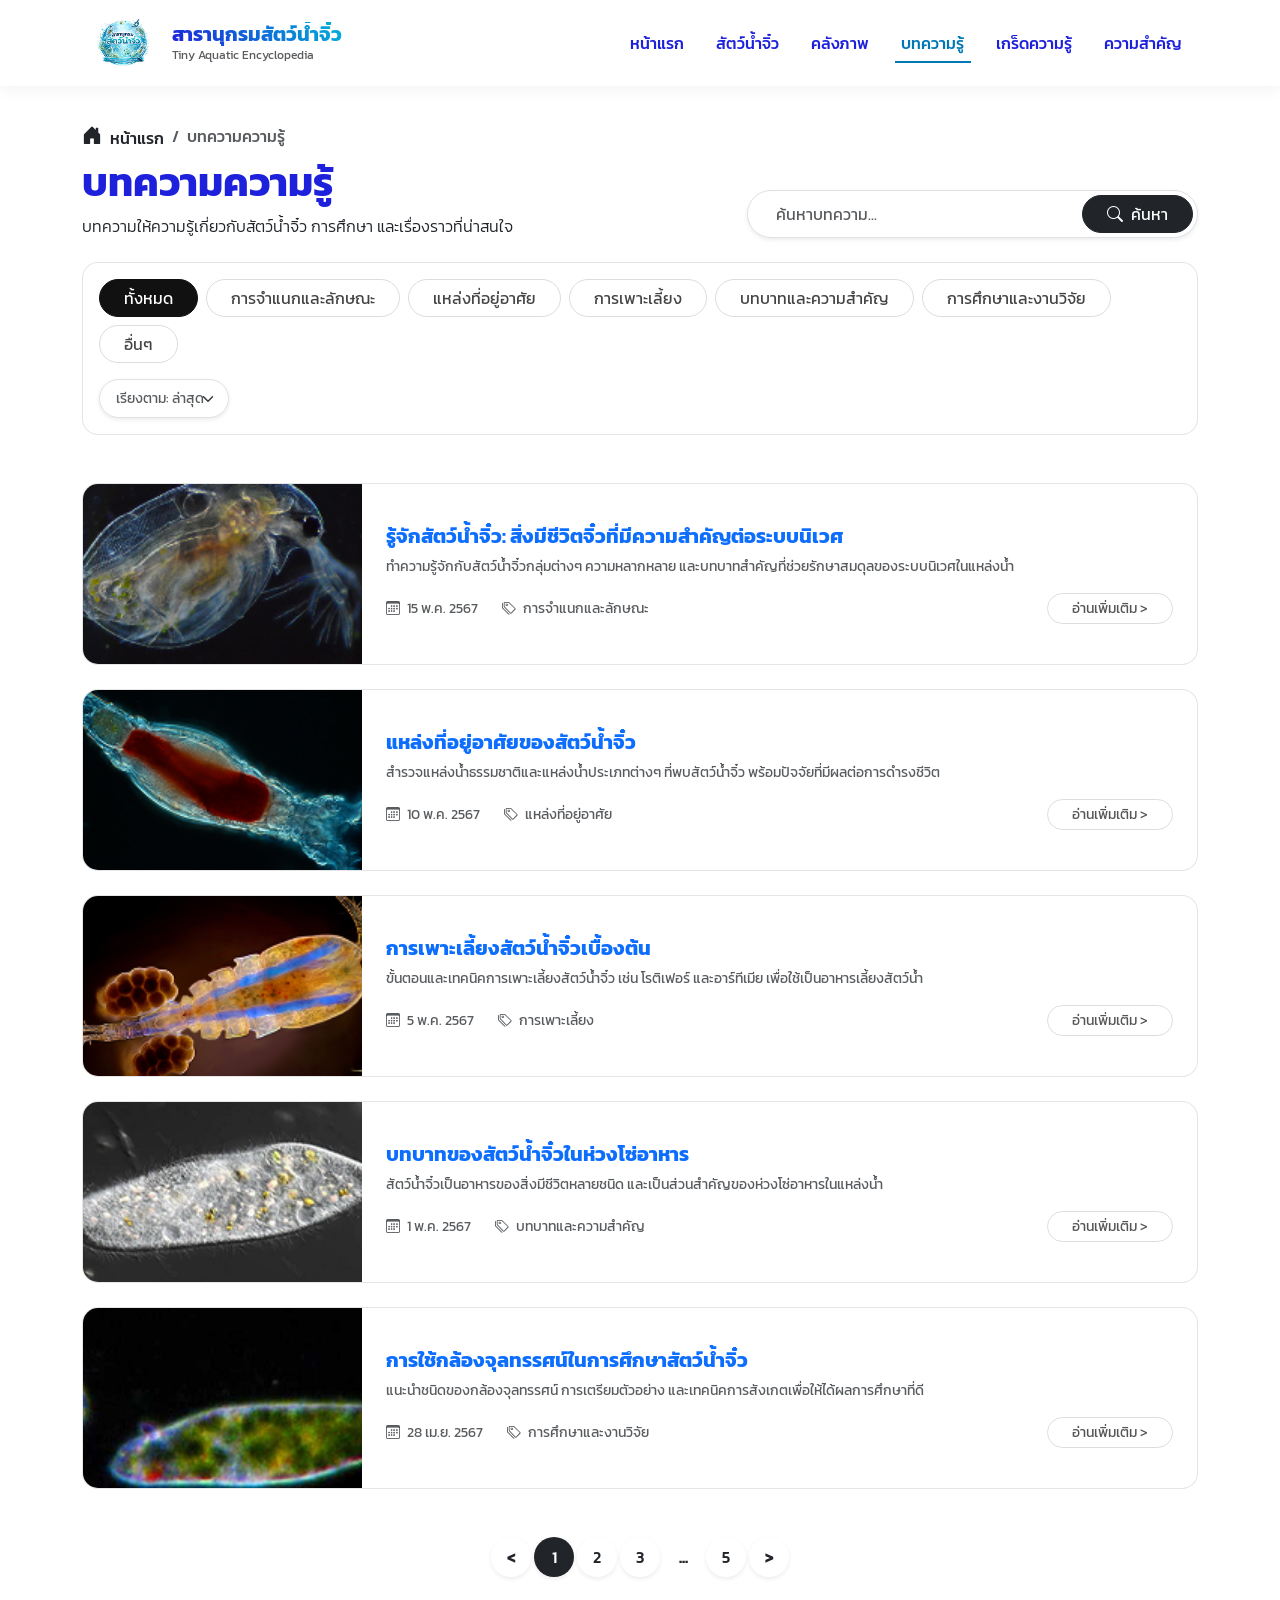
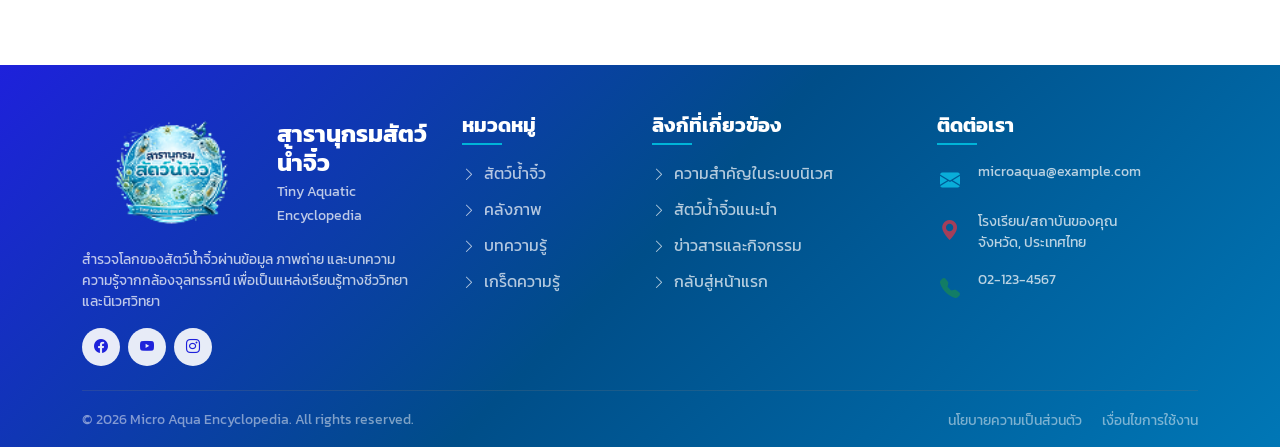
<file: articles.html>
<!DOCTYPE html>
<html lang="th">
<head>
    <meta charset="UTF-8">
    <meta name="viewport" content="width=device-width, initial-scale=1.0">
    <title>บทความรู้ | Tiny Aquatic Encyclopedia</title>
    
    <!-- Google Fonts -->
    <link rel="preconnect" href="https://fonts.googleapis.com">
    <link rel="preconnect" href="https://fonts.gstatic.com" crossorigin>
    <link href="https://fonts.googleapis.com/css2?family=Kanit:wght@300;400;500;600;700&display=swap" rel="stylesheet">
    
    <!-- Bootstrap 5 CSS -->
    <link href="https://cdn.jsdelivr.net/npm/bootstrap@5.3.2/dist/css/bootstrap.min.css" rel="stylesheet">
    
    <!-- Bootstrap Icons -->
    <link rel="stylesheet" href="https://cdn.jsdelivr.net/npm/bootstrap-icons@1.11.1/font/bootstrap-icons.css">
    
    <!-- AOS Animation CSS -->
    <link href="https://unpkg.com/aos@2.3.1/dist/aos.css" rel="stylesheet">
    
    <!-- Custom CSS -->
    <link rel="stylesheet" href="style.css">
</head>
<body class="bg-white">

    <!-- Navbar -->
    <nav class="navbar navbar-expand-lg fixed-top glass-nav scrolled">
        <div class="container">
            <a class="navbar-brand d-flex align-items-center" href="index.html">
                <img src="รูป/logo.png" alt="Logo" class="me-2 nav-logo">
                <div>
                    <h1 class="h5 mb-0 fw-bold text-gradient">สารานุกรมสัตว์น้ำจิ๋ว</h1>
                    <small class="text-muted d-block" style="font-size: 0.75rem;">Tiny Aquatic Encyclopedia</small>
                </div>
            </a>
            <button class="navbar-toggler" type="button" data-bs-toggle="collapse" data-bs-target="#navbarNav">
                <span class="navbar-toggler-icon"></span>
            </button>
            <div class="collapse navbar-collapse justify-content-end" id="navbarNav">
                <ul class="navbar-nav fw-medium">
                    <li class="nav-item"><a class="nav-link" href="index.html">หน้าแรก</a></li>
                    <li class="nav-item"><a class="nav-link" href="animals.html">สัตว์น้ำจิ๋ว</a></li>
                    <li class="nav-item"><a class="nav-link" href="gallery.html">คลังภาพ</a></li>
                    <li class="nav-item"><a class="nav-link active" href="articles.html">บทความรู้</a></li>
                    <li class="nav-item"><a class="nav-link" href="trivia.html">เกร็ดความรู้</a></li>
                    <li class="nav-item"><a class="nav-link" href="importance.html">ความสำคัญ</a></li>
                </ul>
            </div>
        </div>
    </nav>

    <!-- Main Content -->
    <div class="container" style="margin-top: 120px;">
        <!-- Breadcrumb & Search -->
        <div class="row align-items-end mb-4">
            <div class="col-md-7" data-aos="fade-right">
                <nav aria-label="breadcrumb">
                    <ol class="breadcrumb mb-2">
                        <li class="breadcrumb-item"><a href="index.html" class="text-decoration-none text-dark fw-medium"><i class="bi bi-house-door-fill fs-5 me-1 align-text-bottom"></i> หน้าแรก</a></li>
                        <li class="breadcrumb-item active fw-medium mt-1" aria-current="page">บทความความรู้</li>
                    </ol>
                </nav>
                <h2 class="fw-bold section-title mb-2 fs-1">บทความความรู้</h2>
                <p class="text-dark mb-0 fw-light">บทความให้ความรู้เกี่ยวกับสัตว์น้ำจิ๋ว การศึกษา และเรื่องราวที่น่าสนใจ</p>
            </div>
            <div class="col-md-5 mt-4 mt-md-0" data-aos="fade-left">
                <div class="input-group shadow-sm rounded-pill overflow-hidden border bg-white p-1">
                    <input type="text" class="form-control border-0 px-4 bg-transparent" style="box-shadow: none;" placeholder="ค้นหาบทความ...">
                    <button class="btn btn-dark rounded-pill px-4" type="button"><i class="bi bi-search me-1"></i> ค้นหา</button>
                </div>
            </div>
        </div>

        <!-- Filters Box -->
        <div class="filter-box bg-white p-3 rounded-4 mb-5" data-aos="fade-up">
            <div class="d-flex flex-wrap align-items-center justify-content-between gap-3">
                <div class="d-flex flex-wrap gap-2">
                    <button class="btn filter-btn active rounded-pill px-4">ทั้งหมด</button>
                    <button class="btn filter-btn rounded-pill px-4">การจำแนกและลักษณะ</button>
                    <button class="btn filter-btn rounded-pill px-4">แหล่งที่อยู่อาศัย</button>
                    <button class="btn filter-btn rounded-pill px-4">การเพาะเลี้ยง</button>
                    <button class="btn filter-btn rounded-pill px-4">บทบาทและความสำคัญ</button>
                    <button class="btn filter-btn rounded-pill px-4">การศึกษาและงานวิจัย</button>
                    <button class="btn filter-btn rounded-pill px-4">อื่นๆ</button>
                </div>
                <div class="d-flex align-items-center">
                    <select class="form-select form-select-sm rounded-pill ps-3 pe-4 py-2 text-muted shadow-sm" style="width: auto;">
                        <option selected>เรียงตาม: ล่าสุด</option>
                        <option>เก่าสุด</option>
                        <option>ยอดนิยม</option>
                    </select>
                </div>
            </div>
        </div>

        <!-- Articles List -->
        <div class="row g-4 mb-5">
            
            <!-- Article 1 -->
            <div class="col-12" data-aos="fade-up" data-aos-delay="50">
                <div class="card article-card rounded-4 overflow-hidden bg-white h-100">
                    <div class="row g-0 h-100">
                        <div class="col-md-4 col-lg-3">
                            <img src="รูป/หน้าเเรก01.png" alt="รู้จักสัตว์น้ำจิ๋ว" class="img-fluid w-100 article-img">
                        </div>
                        <div class="col-md-8 col-lg-9 d-flex align-items-center">
                            <div class="card-body p-4 w-100">
                                <h5 class="fw-bold text-primary mb-2">รู้จักสัตว์น้ำจิ๋ว: สิ่งมีชีวิตจิ๋วที่มีความสำคัญต่อระบบนิเวศ</h5>
                                <p class="card-text text-muted small mb-3">ทำความรู้จักกับสัตว์น้ำจิ๋วกลุ่มต่างๆ ความหลากหลาย และบทบาทสำคัญที่ช่วยรักษาสมดุลของระบบนิเวศในแหล่งน้ำ</p>
                                <div class="d-flex flex-wrap align-items-center justify-content-between mt-auto">
                                    <div class="d-flex align-items-center gap-4 text-muted small">
                                        <div><i class="bi bi-calendar3 me-1"></i> 15 พ.ค. 2567</div>
                                        <div><i class="bi bi-tags me-1"></i> การจำแนกและลักษณะ</div>
                                    </div>
                                    <a href="javascript:void(0)" data-bs-toggle="modal" data-bs-target="#modalArticle1" class="btn read-more-btn rounded-pill px-4 py-1 mt-3 mt-md-0">อ่านเพิ่มเติม &gt;</a>
                                </div>
                            </div>
                        </div>
                    </div>
                </div>
            </div>

            <!-- Article 2 -->
            <div class="col-12" data-aos="fade-up" data-aos-delay="100">
                <div class="card article-card rounded-4 overflow-hidden bg-white h-100">
                    <div class="row g-0 h-100">
                        <div class="col-md-4 col-lg-3">
                            <img src="รูป/หน้าเเรก02.png" alt="แหล่งที่อยู่อาศัยของสัตว์น้ำจิ๋ว" class="img-fluid w-100 article-img">
                        </div>
                        <div class="col-md-8 col-lg-9 d-flex align-items-center">
                            <div class="card-body p-4 w-100">
                                <h5 class="fw-bold text-primary mb-2">แหล่งที่อยู่อาศัยของสัตว์น้ำจิ๋ว</h5>
                                <p class="card-text text-muted small mb-3">สำรวจแหล่งน้ำธรรมชาติและแหล่งน้ำประเภทต่างๆ ที่พบสัตว์น้ำจิ๋ว พร้อมปัจจัยที่มีผลต่อการดำรงชีวิต</p>
                                <div class="d-flex flex-wrap align-items-center justify-content-between mt-auto">
                                    <div class="d-flex align-items-center gap-4 text-muted small">
                                        <div><i class="bi bi-calendar3 me-1"></i> 10 พ.ค. 2567</div>
                                        <div><i class="bi bi-tags me-1"></i> แหล่งที่อยู่อาศัย</div>
                                    </div>
                                    <a href="javascript:void(0)" data-bs-toggle="modal" data-bs-target="#modalArticle2" class="btn read-more-btn rounded-pill px-4 py-1 mt-3 mt-md-0">อ่านเพิ่มเติม &gt;</a>
                                </div>
                            </div>
                        </div>
                    </div>
                </div>
            </div>

            <!-- Article 3 -->
            <div class="col-12" data-aos="fade-up" data-aos-delay="150">
                <div class="card article-card rounded-4 overflow-hidden bg-white h-100">
                    <div class="row g-0 h-100">
                        <div class="col-md-4 col-lg-3">
                            <img src="รูป/หน้าเเรก03.png" alt="การเพาะเลี้ยงสัตว์น้ำจิ๋วเบื้องต้น" class="img-fluid w-100 article-img">
                        </div>
                        <div class="col-md-8 col-lg-9 d-flex align-items-center">
                            <div class="card-body p-4 w-100">
                                <h5 class="fw-bold text-primary mb-2">การเพาะเลี้ยงสัตว์น้ำจิ๋วเบื้องต้น</h5>
                                <p class="card-text text-muted small mb-3">ขั้นตอนและเทคนิคการเพาะเลี้ยงสัตว์น้ำจิ๋ว เช่น โรติเฟอร์ และอาร์ทีเมีย เพื่อใช้เป็นอาหารเลี้ยงสัตว์น้ำ</p>
                                <div class="d-flex flex-wrap align-items-center justify-content-between mt-auto">
                                    <div class="d-flex align-items-center gap-4 text-muted small">
                                        <div><i class="bi bi-calendar3 me-1"></i> 5 พ.ค. 2567</div>
                                        <div><i class="bi bi-tags me-1"></i> การเพาะเลี้ยง</div>
                                    </div>
                                    <a href="javascript:void(0)" data-bs-toggle="modal" data-bs-target="#modalArticle3" class="btn read-more-btn rounded-pill px-4 py-1 mt-3 mt-md-0">อ่านเพิ่มเติม &gt;</a>
                                </div>
                            </div>
                        </div>
                    </div>
                </div>
            </div>

            <!-- Article 4 -->
            <div class="col-12" data-aos="fade-up" data-aos-delay="200">
                <div class="card article-card rounded-4 overflow-hidden bg-white h-100">
                    <div class="row g-0 h-100">
                        <div class="col-md-4 col-lg-3">
                            <img src="รูป/หน้าเเรก04.png" alt="บทบาทของสัตว์น้ำจิ๋วในห่วงโซ่อาหาร" class="img-fluid w-100 article-img">
                        </div>
                        <div class="col-md-8 col-lg-9 d-flex align-items-center">
                            <div class="card-body p-4 w-100">
                                <h5 class="fw-bold text-primary mb-2">บทบาทของสัตว์น้ำจิ๋วในห่วงโซ่อาหาร</h5>
                                <p class="card-text text-muted small mb-3">สัตว์น้ำจิ๋วเป็นอาหารของสิ่งมีชีวิตหลายชนิด และเป็นส่วนสำคัญของห่วงโซ่อาหารในแหล่งน้ำ</p>
                                <div class="d-flex flex-wrap align-items-center justify-content-between mt-auto">
                                    <div class="d-flex align-items-center gap-4 text-muted small">
                                        <div><i class="bi bi-calendar3 me-1"></i> 1 พ.ค. 2567</div>
                                        <div><i class="bi bi-tags me-1"></i> บทบาทและความสำคัญ</div>
                                    </div>
                                    <a href="javascript:void(0)" data-bs-toggle="modal" data-bs-target="#modalArticle4" class="btn read-more-btn rounded-pill px-4 py-1 mt-3 mt-md-0">อ่านเพิ่มเติม &gt;</a>
                                </div>
                            </div>
                        </div>
                    </div>
                </div>
            </div>

            <!-- Article 5 -->
            <div class="col-12" data-aos="fade-up" data-aos-delay="250">
                <div class="card article-card rounded-4 overflow-hidden bg-white h-100">
                    <div class="row g-0 h-100">
                        <div class="col-md-4 col-lg-3">
                            <img src="รูป/หน้าเเรก05.png" alt="การใช้กล้องจุลทรรศน์ในการศึกษาสัตว์น้ำจิ๋ว" class="img-fluid w-100 article-img">
                        </div>
                        <div class="col-md-8 col-lg-9 d-flex align-items-center">
                            <div class="card-body p-4 w-100">
                                <h5 class="fw-bold text-primary mb-2">การใช้กล้องจุลทรรศน์ในการศึกษาสัตว์น้ำจิ๋ว</h5>
                                <p class="card-text text-muted small mb-3">แนะนำชนิดของกล้องจุลทรรศน์ การเตรียมตัวอย่าง และเทคนิคการสังเกตเพื่อให้ได้ผลการศึกษาที่ดี</p>
                                <div class="d-flex flex-wrap align-items-center justify-content-between mt-auto">
                                    <div class="d-flex align-items-center gap-4 text-muted small">
                                        <div><i class="bi bi-calendar3 me-1"></i> 28 เม.ย. 2567</div>
                                        <div><i class="bi bi-tags me-1"></i> การศึกษาและงานวิจัย</div>
                                    </div>
                                    <a href="javascript:void(0)" data-bs-toggle="modal" data-bs-target="#modalArticle5" class="btn read-more-btn rounded-pill px-4 py-1 mt-3 mt-md-0">อ่านเพิ่มเติม &gt;</a>
                                </div>
                            </div>
                        </div>
                    </div>
                </div>
            </div>

        </div>

        <!-- Pagination -->
        <nav aria-label="Page navigation" class="mb-5 pb-4" data-aos="fade-up">
            <ul class="pagination justify-content-center">
                <li class="page-item disabled">
                    <a class="page-link text-dark rounded-circle me-1 border-0 bg-white shadow-sm fw-bold" href="index.html">&lt;</a>
                </li>
                <li class="page-item active">
                    <a class="page-link text-white rounded-circle me-1 border-0 bg-dark shadow-sm" href="index.html">1</a>
                </li>
                <li class="page-item">
                    <a class="page-link text-dark rounded-circle me-1 border-0 bg-white shadow-sm" href="index.html">2</a>
                </li>
                <li class="page-item">
                    <a class="page-link text-dark rounded-circle me-1 border-0 bg-white shadow-sm" href="index.html">3</a>
                </li>
                <li class="page-item disabled">
                    <a class="page-link text-dark rounded-circle me-1 border-0 bg-transparent fw-bold" href="index.html">...</a>
                </li>
                <li class="page-item">
                    <a class="page-link text-dark rounded-circle me-1 border-0 bg-white shadow-sm" href="index.html">5</a>
                </li>
                <li class="page-item">
                    <a class="page-link text-dark rounded-circle border-0 bg-white shadow-sm fw-bold" href="index.html">&gt;</a>
                </li>
            </ul>
        </nav>
    </div>

    <!-- Footer -->
    <footer class="footer mt-5 pt-5 pb-3">
        <div class="container">
            <div class="row g-4 mb-4">
                <div class="col-lg-4 col-md-6 mb-4 mb-lg-0">
                    <div class="d-flex align-items-center mb-3">
                        <img src="รูป/logo.png" alt="Logo" class="me-3 footer-logo">
                        <div>
                            <h4 class="text-white mb-0 fw-bold">สารานุกรมสัตว์น้ำจิ๋ว</h4>
                            <small class="text-light opacity-75">Tiny Aquatic Encyclopedia</small>
                        </div>
                    </div>
                    <p class="text-light opacity-75 small pe-lg-4">สำรวจโลกของสัตว์น้ำจิ๋วผ่านข้อมูล ภาพถ่าย และบทความความรู้จากกล้องจุลทรรศน์ เพื่อเป็นแหล่งเรียนรู้ทางชีววิทยาและนิเวศวิทยา</p>
                    <div class="d-flex gap-2 social-links mt-3">
                        <a href="https://facebook.com" target="_blank" class="btn btn-sm btn-light rounded-circle"><i class="bi bi-facebook"></i></a>
                        <a href="https://youtube.com" target="_blank" class="btn btn-sm btn-light rounded-circle"><i class="bi bi-youtube"></i></a>
                        <a href="https://instagram.com" target="_blank" class="btn btn-sm btn-light rounded-circle"><i class="bi bi-instagram"></i></a>
                    </div>
                </div>
                
                <div class="col-lg-2 col-md-6 mb-4 mb-lg-0">
                    <h5 class="text-white mb-4 fw-bold position-relative footer-title">หมวดหมู่</h5>
                    <ul class="list-unstyled footer-links">
                        <li><a href="animals.html"><i class="bi bi-chevron-right me-1 small"></i> สัตว์น้ำจิ๋ว</a></li>
                        <li><a href="gallery.html"><i class="bi bi-chevron-right me-1 small"></i> คลังภาพ</a></li>
                        <li><a href="articles.html"><i class="bi bi-chevron-right me-1 small"></i> บทความรู้</a></li>
                        <li><a href="trivia.html"><i class="bi bi-chevron-right me-1 small"></i> เกร็ดความรู้</a></li>
                    </ul>
                </div>

                <div class="col-lg-3 col-md-6 mb-4 mb-lg-0">
                    <h5 class="text-white mb-4 fw-bold position-relative footer-title">ลิงก์ที่เกี่ยวข้อง</h5>
                    <ul class="list-unstyled footer-links">
                        <li><a href="importance.html"><i class="bi bi-chevron-right me-1 small"></i> ความสำคัญในระบบนิเวศ</a></li>
                        <li><a href="index.html#recommended"><i class="bi bi-chevron-right me-1 small"></i> สัตว์น้ำจิ๋วแนะนำ</a></li>
                        <li><a href="index.html#news"><i class="bi bi-chevron-right me-1 small"></i> ข่าวสารและกิจกรรม</a></li>
                        <li><a href="index.html"><i class="bi bi-chevron-right me-1 small"></i> กลับสู่หน้าแรก</a></li>
                    </ul>
                </div>
                
                <div class="col-lg-3 col-md-6">
                    <h5 class="text-white mb-4 fw-bold position-relative footer-title">ติดต่อเรา</h5>
                    <ul class="list-unstyled text-light opacity-75 small contact-info">
                        <li class="mb-3 d-flex"><i class="bi bi-envelope-fill me-3 mt-1 fs-5 text-info"></i> <span>microaqua@example.com</span></li>
                        <li class="mb-3 d-flex"><i class="bi bi-geo-alt-fill me-3 mt-1 fs-5 text-danger"></i> <span>โรงเรียน/สถาบันของคุณ<br>จังหวัด, ประเทศไทย</span></li>
                        <li class="mb-3 d-flex"><i class="bi bi-telephone-fill me-3 mt-1 fs-5 text-success"></i> <span>02-123-4567</span></li>
                    </ul>
                </div>
            </div>
            
            <hr class="border-secondary mb-3 mt-4">
            
            <div class="row align-items-center text-center text-md-start">
                <div class="col-md-6">
                    <p class="mb-0 text-light opacity-50 small">&copy; 2026 Micro Aqua Encyclopedia. All rights reserved.</p>
                </div>
                <div class="col-md-6 text-md-end mt-2 mt-md-0">
                    <a href="index.html" class="text-light opacity-50 small text-decoration-none me-3">นโยบายความเป็นส่วนตัว</a>
                    <a href="index.html" class="text-light opacity-50 small text-decoration-none">เงื่อนไขการใช้งาน</a>
                </div>
            </div>
        </div>
    </footer>

    <!-- Bootstrap 5 JS -->
    <script src="https://cdn.jsdelivr.net/npm/bootstrap@5.3.2/dist/js/bootstrap.bundle.min.js"></script>
    
    <!-- AOS Animation JS -->
    <script src="https://unpkg.com/aos@2.3.1/dist/aos.js"></script>
    
    <!-- Custom JS -->
    <script src="script.js"></script>
    <!-- Modals for Articles -->
    <div class="modal fade" id="modalArticle1" tabindex="-1" aria-labelledby="modalArticle1Label" aria-hidden="true">
        <div class="modal-dialog modal-dialog-centered modal-dialog-scrollable modal-lg">
            <div class="modal-content border-0 rounded-4 shadow">
                <div class="modal-header border-0 pb-0">
                    <h5 class="modal-title fw-bold text-primary" id="modalArticle1Label">รู้จักสัตว์น้ำจิ๋ว: สิ่งมีชีวิตจิ๋วที่มีความสำคัญต่อระบบนิเวศ</h5>
                    <button type="button" class="btn-close" data-bs-dismiss="modal" aria-label="Close"></button>
                </div>
                <div class="modal-body p-4 pt-3">
                    <img src="รูป/หน้าเเรก01.png" class="img-fluid rounded-3 mb-4 w-100 object-fit-cover" style="max-height: 250px;" alt="รู้จักสัตว์น้ำจิ๋ว">
                    <p class="text-dark lh-lg">
                        สัตว์น้ำจิ๋ว (Micro aquatic organisms) หมายถึงสิ่งมีชีวิตขนาดเล็กที่อาศัยอยู่ในแหล่งน้ำ ซึ่งส่วนใหญ่ไม่สามารถมองเห็นรายละเอียดได้ด้วยตาเปล่า ต้องอาศัยกล้องจุลทรรศน์ในการศึกษา สิ่งมีชีวิตเหล่านี้มีความหลากหลายสูงมาก ทั้งในแง่ของสายพันธุ์ รูปร่าง และพฤติกรรม
                    </p>
                    <p class="text-dark lh-lg">
                        ความสำคัญของสัตว์น้ำจิ๋วต่อระบบนิเวศนั้นมีมากมายมหาศาล พวกมันเป็น <strong>ผู้บริโภคอันดับแรกๆ</strong> ที่กินสาหร่ายเซลล์เดียวหรือแบคทีเรีย และในขณะเดียวกันก็เป็น <strong>อาหารสำคัญ</strong> ให้กับสัตว์น้ำที่ใหญ่กว่า เช่น ลูกปลาและกุ้ง การมีอยู่ของสัตว์น้ำจิ๋วจึงเป็นตัวชี้วัดความอุดมสมบูรณ์ของแหล่งน้ำนั้นๆ ได้เป็นอย่างดี
                    </p>
                </div>
            </div>
        </div>
    </div>

    <div class="modal fade" id="modalArticle2" tabindex="-1" aria-labelledby="modalArticle2Label" aria-hidden="true">
        <div class="modal-dialog modal-dialog-centered modal-dialog-scrollable modal-lg">
            <div class="modal-content border-0 rounded-4 shadow">
                <div class="modal-header border-0 pb-0">
                    <h5 class="modal-title fw-bold text-primary" id="modalArticle2Label">แหล่งที่อยู่อาศัยของสัตว์น้ำจิ๋ว</h5>
                    <button type="button" class="btn-close" data-bs-dismiss="modal" aria-label="Close"></button>
                </div>
                <div class="modal-body p-4 pt-3">
                    <img src="รูป/หน้าเเรก02.png" class="img-fluid rounded-3 mb-4 w-100 object-fit-cover" style="max-height: 250px;" alt="แหล่งที่อยู่อาศัยของสัตว์น้ำจิ๋ว">
                    <p class="text-dark lh-lg">
                        สัตว์น้ำจิ๋วสามารถพบได้ในแทบทุกแหล่งน้ำบนโลกใบนี้ แต่จะพบหนาแน่นที่สุดในบริเวณที่แสงแดดส่องถึงและมีสารอาหารอุดมสมบูรณ์ แหล่งที่อยู่อาศัยหลักๆ ได้แก่:
                    </p>
                    <ul class="text-dark lh-lg">
                        <li><strong>แหล่งน้ำจืด (Freshwater):</strong> เช่น บึง ทะเลสาบ แม่น้ำ คูคลอง ซึ่งเป็นแหล่งที่มีความหลากหลายของสัตว์น้ำจิ๋วสูงมาก เช่น ไรน้ำ (Daphnia) และโรติเฟอร์</li>
                        <li><strong>แหล่งน้ำกร่อย (Brackish water):</strong> บริเวณปากแม่น้ำที่น้ำจืดและน้ำเค็มมาบรรจบกัน มีสัตว์ที่ปรับตัวต่อความเค็มที่เปลี่ยนแปลงได้ เช่น โคพีพอดบางชนิด</li>
                        <li><strong>ทะเลและมหาสมุทร (Marine):</strong> แหล่งอาศัยของแพลงก์ตอนสัตว์ทะเล ซึ่งเป็นรากฐานของห่วงโซ่อาหารในมหาสมุทร</li>
                    </ul>
                    <p class="text-dark lh-lg">
                        ปัจจัยที่มีผลต่อการดำรงชีวิตของพวกมันรวมถึง อุณหภูมิ ปริมาณออกซิเจนละลายน้ำ (DO) ความเป็นกรด-ด่าง (pH) และปริมาณแสงอาทิตย์
                    </p>
                </div>
            </div>
        </div>
    </div>

    <div class="modal fade" id="modalArticle3" tabindex="-1" aria-labelledby="modalArticle3Label" aria-hidden="true">
        <div class="modal-dialog modal-dialog-centered modal-dialog-scrollable modal-lg">
            <div class="modal-content border-0 rounded-4 shadow">
                <div class="modal-header border-0 pb-0">
                    <h5 class="modal-title fw-bold text-primary" id="modalArticle3Label">การเพาะเลี้ยงสัตว์น้ำจิ๋วเบื้องต้น</h5>
                    <button type="button" class="btn-close" data-bs-dismiss="modal" aria-label="Close"></button>
                </div>
                <div class="modal-body p-4 pt-3">
                    <img src="รูป/หน้าเเรก03.png" class="img-fluid rounded-3 mb-4 w-100 object-fit-cover" style="max-height: 250px;" alt="การเพาะเลี้ยงสัตว์น้ำจิ๋ว">
                    <p class="text-dark lh-lg">
                        การเพาะเลี้ยงสัตว์น้ำจิ๋ว เช่น ไรแดง (Moina), ไรน้ำ (Daphnia) หรือ อาร์ทีเมีย (Artemia) เป็นทักษะที่สำคัญมากในวงการเพาะเลี้ยงสัตว์น้ำเศรษฐกิจ เนื่องจากลูกปลาหรือลูกกุ้งแรกเกิดต้องการอาหารที่มีชีวิตและมีขนาดเล็กพอที่จะกินได้
                    </p>
                    <p class="text-dark lh-lg">
                        <strong>ขั้นตอนเบื้องต้น:</strong>
                    </p>
                    <ol class="text-dark lh-lg">
                        <li><strong>การเตรียมน้ำ:</strong> ควรใช้น้ำจืดที่ปราศจากคลอรีน หรือน้ำเค็ม (สำหรับอาร์ทีเมีย) ที่มีความเค็มเหมาะสม</li>
                        <li><strong>การเตรียมอาหาร:</strong> สัตว์น้ำจิ๋วเหล่านี้มักกินสาหร่ายเซลล์เดียว (เช่น Chlorella) หรือน้ำเขียวเป็นอาหาร หรือสามารถใช้อาหารเสริม เช่น ยีสต์ หรือรำละเอียดต้มสุก</li>
                        <li><strong>การให้อากาศ:</strong> ควรมีระบบให้ออกซิเจนเบาๆ เพื่อไม่ให้น้ำเน่าเสียและช่วยพัดพาอาหารให้กระจายทั่วบ่อ</li>
                        <li><strong>การเก็บเกี่ยว:</strong> เมื่อสัตว์น้ำจิ๋วขยายพันธุ์จนมีความหนาแน่นเหมาะสม สามารถใช้กระชอนตาถี่ช้อนขึ้นมาทำความสะอาดก่อนนำไปให้ลูกปลากิน</li>
                    </ol>
                </div>
            </div>
        </div>
    </div>

    <div class="modal fade" id="modalArticle4" tabindex="-1" aria-labelledby="modalArticle4Label" aria-hidden="true">
        <div class="modal-dialog modal-dialog-centered modal-dialog-scrollable modal-lg">
            <div class="modal-content border-0 rounded-4 shadow">
                <div class="modal-header border-0 pb-0">
                    <h5 class="modal-title fw-bold text-primary" id="modalArticle4Label">บทบาทของสัตว์น้ำจิ๋วในห่วงโซ่อาหาร</h5>
                    <button type="button" class="btn-close" data-bs-dismiss="modal" aria-label="Close"></button>
                </div>
                <div class="modal-body p-4 pt-3">
                    <img src="รูป/หน้าเเรก04.png" class="img-fluid rounded-3 mb-4 w-100 object-fit-cover" style="max-height: 250px;" alt="บทบาทในห่วงโซ่อาหาร">
                    <p class="text-dark lh-lg">
                        ในระบบนิเวศทางน้ำ สัตว์น้ำจิ๋วเปรียบเสมือน <strong>"ข้อต่อ"</strong> ที่สำคัญที่สุดที่เชื่อมโยงผู้ผลิต (แพลงก์ตอนพืช/สาหร่าย) เข้ากับผู้บริโภคลำดับที่สูงกว่า (ปลา, กุ้ง, และมนุษย์ในท้ายที่สุด)
                    </p>
                    <p class="text-dark lh-lg">
                        หากไม่มีสัตว์น้ำจิ๋ว แพลงก์ตอนพืชอาจจะเจริญเติบโตมากเกินไปจนเกิดปรากฏการณ์ขี้ปลาวาฬ (Algal bloom) ทำให้น้ำขาดออกซิเจน ในขณะเดียวกัน ลูกปลาที่เพิ่งฟักออกจากไข่ก็จะไม่มีอาหารกินและตายลง ส่งผลให้ประชากรปลาลดลงอย่างรวดเร็ว
                    </p>
                    <p class="text-dark lh-lg">
                        นอกจากนี้ สัตว์น้ำจิ๋วบางชนิดยังทำหน้าที่เป็นผู้ย่อยสลาย กินเศษซากอินทรียวัตถุในแหล่งน้ำ ช่วยทำให้น้ำสะอาดและหมุนเวียนแร่ธาตุกลับสู่ระบบนิเวศอีกด้วย
                    </p>
                </div>
            </div>
        </div>
    </div>

    <div class="modal fade" id="modalArticle5" tabindex="-1" aria-labelledby="modalArticle5Label" aria-hidden="true">
        <div class="modal-dialog modal-dialog-centered modal-dialog-scrollable modal-lg">
            <div class="modal-content border-0 rounded-4 shadow">
                <div class="modal-header border-0 pb-0">
                    <h5 class="modal-title fw-bold text-primary" id="modalArticle5Label">การใช้กล้องจุลทรรศน์ในการศึกษาสัตว์น้ำจิ๋ว</h5>
                    <button type="button" class="btn-close" data-bs-dismiss="modal" aria-label="Close"></button>
                </div>
                <div class="modal-body p-4 pt-3">
                    <img src="รูป/หน้าเเรก05.png" class="img-fluid rounded-3 mb-4 w-100 object-fit-cover" style="max-height: 250px;" alt="การใช้กล้องจุลทรรศน์">
                    <p class="text-dark lh-lg">
                        เนื่องจากสัตว์น้ำจิ๋วมีขนาดตั้งแต่ไม่กี่ไมครอนไปจนถึงไม่กี่มิลลิเมตร การศึกษาพวกมันจึงต้องอาศัยกล้องจุลทรรศน์ (Microscope)
                    </p>
                    <p class="text-dark lh-lg">
                        <strong>เทคนิคพื้นฐาน:</strong>
                    </p>
                    <ul class="text-dark lh-lg">
                        <li><strong>การเตรียมตัวอย่าง (Wet Mount):</strong> หยดน้ำตัวอย่างที่มีสัตว์น้ำจิ๋วลงบนสไลด์แก้ว แล้วปิดทับด้วยกระจกปิดสไลด์ (Cover slip) อย่างเบามือเพื่อไม่ให้สัตว์ถูกทับตาย</li>
                        <li><strong>การชะลอการเคลื่อนที่:</strong> สัตว์บางชนิดเคลื่อนที่เร็วมาก อาจต้องใช้สารละลายหนืด (เช่น Methyl cellulose) หยดลงไปเล็กน้อยเพื่อชะลอความเร็วให้สังเกตได้ง่ายขึ้น</li>
                        <li><strong>การปรับแสง:</strong> การหรี่แสง (Diaphragm) ให้แคบลงจะช่วยเพิ่มคอนทราสต์ (Contrast) ทำให้เห็นโครงสร้างภายในที่โปร่งใสของสัตว์น้ำจิ๋วได้ชัดเจนยิ่งขึ้น</li>
                    </ul>
                </div>
            </div>
        </div>
    </div>

</body>
</html>
</file>
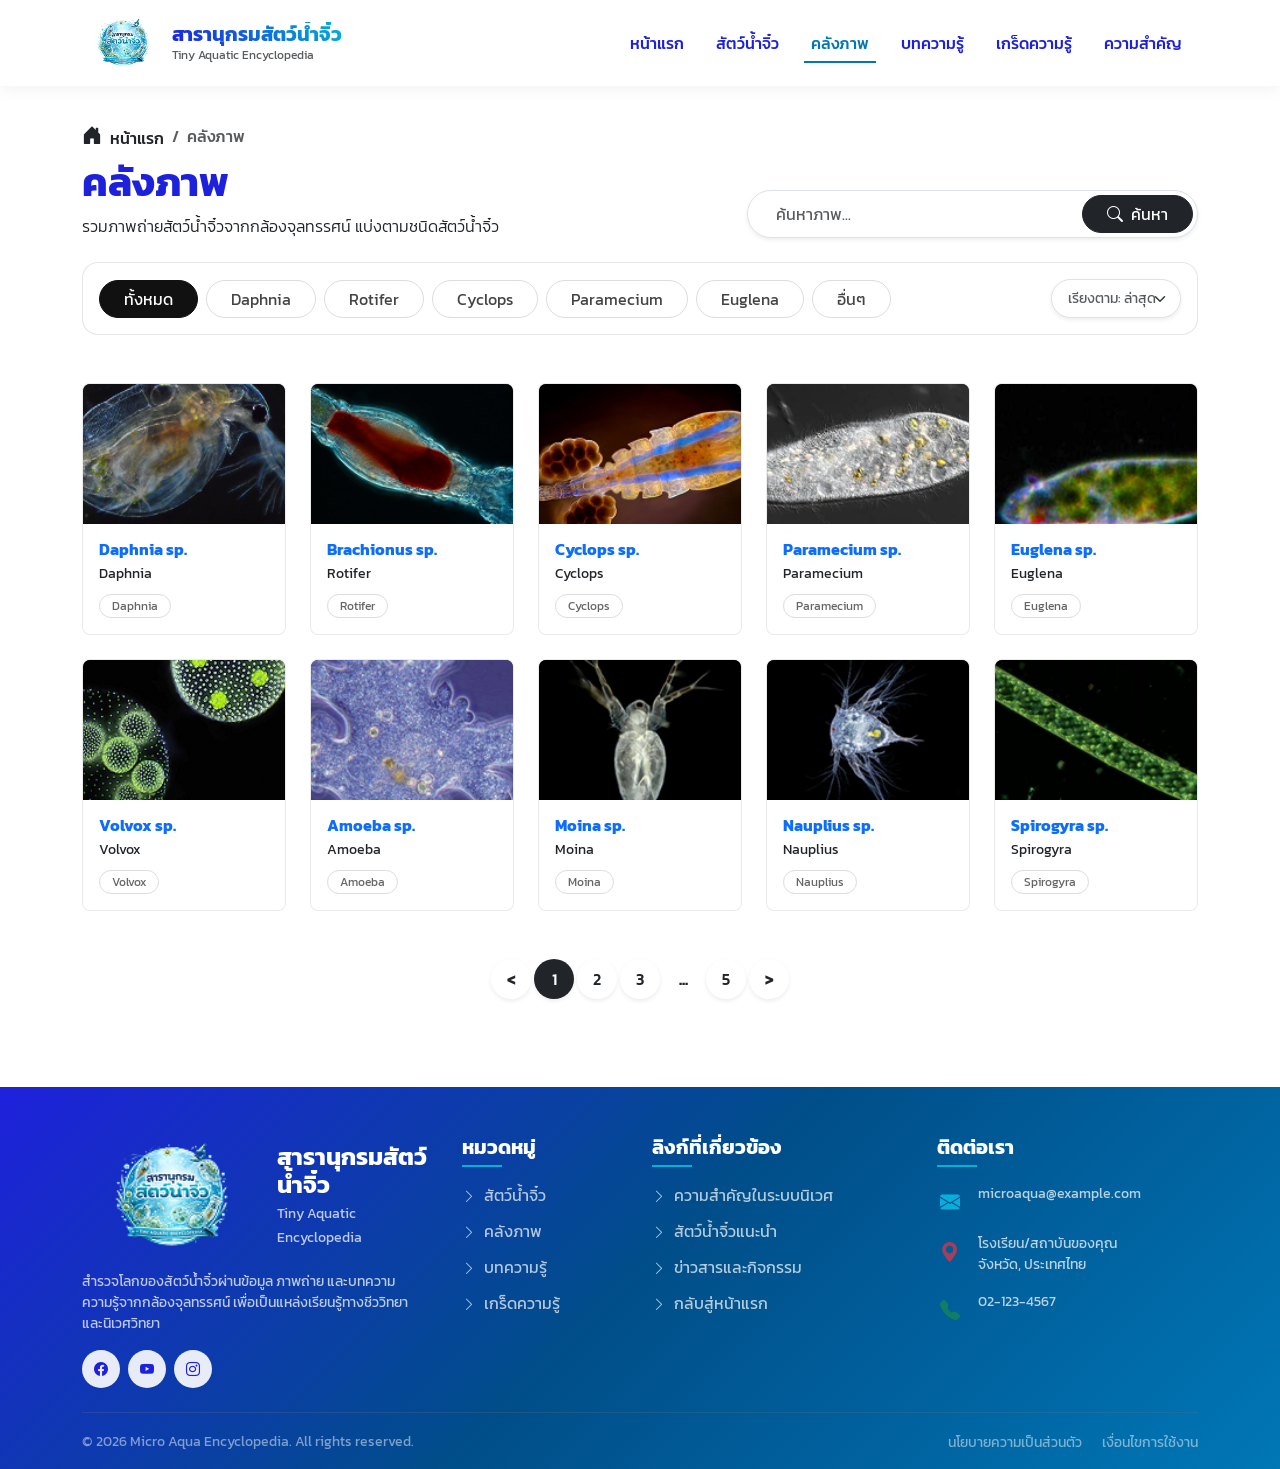
<file: gallery.html>
<!DOCTYPE html>
<html lang="th">
<head>
    <meta charset="UTF-8">
    <meta name="viewport" content="width=device-width, initial-scale=1.0">
    <title>คลังภาพ | Tiny Aquatic Encyclopedia</title>
    
    <!-- Google Fonts -->
    <link rel="preconnect" href="https://fonts.googleapis.com">
    <link rel="preconnect" href="https://fonts.gstatic.com" crossorigin>
    <link href="https://fonts.googleapis.com/css2?family=Kanit:wght@300;400;500;600;700&display=swap" rel="stylesheet">
    
    <!-- Bootstrap 5 CSS -->
    <link href="https://cdn.jsdelivr.net/npm/bootstrap@5.3.2/dist/css/bootstrap.min.css" rel="stylesheet">
    
    <!-- Bootstrap Icons -->
    <link rel="stylesheet" href="https://cdn.jsdelivr.net/npm/bootstrap-icons@1.11.1/font/bootstrap-icons.css">
    
    <!-- AOS Animation CSS -->
    <link href="https://unpkg.com/aos@2.3.1/dist/aos.css" rel="stylesheet">
    
    <!-- Custom CSS -->
    <link rel="stylesheet" href="style.css">
</head>
<body class="bg-white">

    <!-- Navbar -->
    <nav class="navbar navbar-expand-lg fixed-top glass-nav scrolled">
        <div class="container">
            <a class="navbar-brand d-flex align-items-center" href="index.html">
                <img src="รูป/logo.png" alt="Logo" class="me-2 nav-logo">
                <div>
                    <h1 class="h5 mb-0 fw-bold text-gradient">สารานุกรมสัตว์น้ำจิ๋ว</h1>
                    <small class="text-muted d-block" style="font-size: 0.75rem;">Tiny Aquatic Encyclopedia</small>
                </div>
            </a>
            <button class="navbar-toggler" type="button" data-bs-toggle="collapse" data-bs-target="#navbarNav">
                <span class="navbar-toggler-icon"></span>
            </button>
            <div class="collapse navbar-collapse justify-content-end" id="navbarNav">
                <ul class="navbar-nav fw-medium">
                    <li class="nav-item"><a class="nav-link" href="index.html">หน้าแรก</a></li>
                    <li class="nav-item"><a class="nav-link" href="animals.html">สัตว์น้ำจิ๋ว</a></li>
                    <li class="nav-item"><a class="nav-link active" href="gallery.html">คลังภาพ</a></li>
                    <li class="nav-item"><a class="nav-link" href="articles.html">บทความรู้</a></li>
                    <li class="nav-item"><a class="nav-link" href="trivia.html">เกร็ดความรู้</a></li>
                    <li class="nav-item"><a class="nav-link" href="importance.html">ความสำคัญ</a></li>
                </ul>
            </div>
        </div>
    </nav>

    <!-- Main Content -->
    <div class="container" style="margin-top: 120px;">
        <!-- Breadcrumb & Search -->
        <div class="row align-items-end mb-4">
            <div class="col-md-7" data-aos="fade-right">
                <nav aria-label="breadcrumb">
                    <ol class="breadcrumb mb-2">
                        <li class="breadcrumb-item"><a href="index.html" class="text-decoration-none text-dark fw-medium"><i class="bi bi-house-door-fill fs-5 me-1 align-text-bottom"></i> หน้าแรก</a></li>
                        <li class="breadcrumb-item active fw-medium mt-1" aria-current="page">คลังภาพ</li>
                    </ol>
                </nav>
                <h2 class="fw-bold section-title mb-2 fs-1">คลังภาพ</h2>
                <p class="text-dark mb-0 fw-light">รวมภาพถ่ายสัตว์น้ำจิ๋วจากกล้องจุลทรรศน์ แบ่งตามชนิดสัตว์น้ำจิ๋ว</p>
            </div>
            <div class="col-md-5 mt-4 mt-md-0" data-aos="fade-left">
                <div class="input-group shadow-sm rounded-pill overflow-hidden border bg-white p-1">
                    <input type="text" class="form-control border-0 px-4 bg-transparent" style="box-shadow: none;" placeholder="ค้นหาภาพ...">
                    <button class="btn btn-dark rounded-pill px-4" type="button"><i class="bi bi-search me-1"></i> ค้นหา</button>
                </div>
            </div>
        </div>

        <!-- Filters Box -->
        <div class="filter-box bg-white p-3 rounded-4 mb-5" data-aos="fade-up">
            <div class="d-flex flex-wrap align-items-center justify-content-between gap-3">
                <div class="d-flex flex-wrap gap-2">
                    <button class="btn filter-btn active rounded-pill px-4">ทั้งหมด</button>
                    <button class="btn filter-btn rounded-pill px-4">Daphnia</button>
                    <button class="btn filter-btn rounded-pill px-4">Rotifer</button>
                    <button class="btn filter-btn rounded-pill px-4">Cyclops</button>
                    <button class="btn filter-btn rounded-pill px-4">Paramecium</button>
                    <button class="btn filter-btn rounded-pill px-4">Euglena</button>
                    <button class="btn filter-btn rounded-pill px-4">อื่นๆ</button>
                </div>
                <div class="d-flex align-items-center">
                    <select class="form-select form-select-sm rounded-pill ps-3 pe-4 py-2 text-muted shadow-sm" style="width: auto;">
                        <option selected>เรียงตาม: ล่าสุด</option>
                        <option>เก่าสุด</option>
                        <option>ยอดนิยม</option>
                    </select>
                </div>
            </div>
        </div>

        <!-- Grid of Gallery Images -->
        <div class="row g-4 mb-5">
            <!-- Gallery Item 1 -->
            <div class="col-sm-6 col-md-4 col-lg-5ths" data-aos="fade-up" data-aos-delay="50">
                <div class="card gallery-card rounded-3 h-100 overflow-hidden bg-white">
                    <div class="card-img-top overflow-hidden bg-dark">
                        <img src="หน้าสอง/Rectangle 15.png" alt="Daphnia sp." class="img-fluid w-100 object-fit-cover" style="height: 140px;">
                    </div>
                    <div class="card-body p-3">
                        <h6 class="fw-bold text-primary mb-1">Daphnia sp.</h6>
                        <p class="text-dark small mb-2">Daphnia</p>
                        <span class="tag-btn rounded-pill">Daphnia</span>
                    </div>
                </div>
            </div>
            
            <!-- Gallery Item 2 -->
            <div class="col-sm-6 col-md-4 col-lg-5ths" data-aos="fade-up" data-aos-delay="100">
                <div class="card gallery-card rounded-3 h-100 overflow-hidden bg-white">
                    <div class="card-img-top overflow-hidden bg-dark">
                        <img src="หน้าสอง/Rectangle 16.png" alt="Brachionus sp." class="img-fluid w-100 object-fit-cover" style="height: 140px;">
                    </div>
                    <div class="card-body p-3">
                        <h6 class="fw-bold text-primary mb-1">Brachionus sp.</h6>
                        <p class="text-dark small mb-2">Rotifer</p>
                        <span class="tag-btn rounded-pill">Rotifer</span>
                    </div>
                </div>
            </div>

            <!-- Gallery Item 3 -->
            <div class="col-sm-6 col-md-4 col-lg-5ths" data-aos="fade-up" data-aos-delay="150">
                <div class="card gallery-card rounded-3 h-100 overflow-hidden bg-white">
                    <div class="card-img-top overflow-hidden bg-dark">
                        <img src="หน้าสอง/Rectangle 17.png" alt="Cyclops sp." class="img-fluid w-100 object-fit-cover" style="height: 140px;">
                    </div>
                    <div class="card-body p-3">
                        <h6 class="fw-bold text-primary mb-1">Cyclops sp.</h6>
                        <p class="text-dark small mb-2">Cyclops</p>
                        <span class="tag-btn rounded-pill">Cyclops</span>
                    </div>
                </div>
            </div>

            <!-- Gallery Item 4 -->
            <div class="col-sm-6 col-md-4 col-lg-5ths" data-aos="fade-up" data-aos-delay="200">
                <div class="card gallery-card rounded-3 h-100 overflow-hidden bg-white">
                    <div class="card-img-top overflow-hidden bg-dark">
                        <img src="หน้าสอง/Rectangle 18.png" alt="Paramecium sp." class="img-fluid w-100 object-fit-cover" style="height: 140px;">
                    </div>
                    <div class="card-body p-3">
                        <h6 class="fw-bold text-primary mb-1">Paramecium sp.</h6>
                        <p class="text-dark small mb-2">Paramecium</p>
                        <span class="tag-btn rounded-pill">Paramecium</span>
                    </div>
                </div>
            </div>

            <!-- Gallery Item 5 -->
            <div class="col-sm-6 col-md-4 col-lg-5ths" data-aos="fade-up" data-aos-delay="250">
                <div class="card gallery-card rounded-3 h-100 overflow-hidden bg-white">
                    <div class="card-img-top overflow-hidden bg-dark">
                        <img src="หน้าสอง/Rectangle 19.png" alt="Euglena sp." class="img-fluid w-100 object-fit-cover" style="height: 140px;">
                    </div>
                    <div class="card-body p-3">
                        <h6 class="fw-bold text-primary mb-1">Euglena sp.</h6>
                        <p class="text-dark small mb-2">Euglena</p>
                        <span class="tag-btn rounded-pill">Euglena</span>
                    </div>
                </div>
            </div>

            <!-- Gallery Item 6 -->
            <div class="col-sm-6 col-md-4 col-lg-5ths" data-aos="fade-up" data-aos-delay="50">
                <div class="card gallery-card rounded-3 h-100 overflow-hidden bg-white">
                    <div class="card-img-top overflow-hidden bg-dark">
                        <img src="หน้าสอง/Rectangle 36.png" alt="Volvox sp." class="img-fluid w-100 object-fit-cover" style="height: 140px;">
                    </div>
                    <div class="card-body p-3">
                        <h6 class="fw-bold text-primary mb-1">Volvox sp.</h6>
                        <p class="text-dark small mb-2">Volvox</p>
                        <span class="tag-btn rounded-pill">Volvox</span>
                    </div>
                </div>
            </div>

            <!-- Gallery Item 7 -->
            <div class="col-sm-6 col-md-4 col-lg-5ths" data-aos="fade-up" data-aos-delay="100">
                <div class="card gallery-card rounded-3 h-100 overflow-hidden bg-white">
                    <div class="card-img-top overflow-hidden bg-dark">
                        <img src="หน้าสอง/Rectangle 37.png" alt="Amoeba sp." class="img-fluid w-100 object-fit-cover" style="height: 140px;">
                    </div>
                    <div class="card-body p-3">
                        <h6 class="fw-bold text-primary mb-1">Amoeba sp.</h6>
                        <p class="text-dark small mb-2">Amoeba</p>
                        <span class="tag-btn rounded-pill">Amoeba</span>
                    </div>
                </div>
            </div>

            <!-- Gallery Item 8 -->
            <div class="col-sm-6 col-md-4 col-lg-5ths" data-aos="fade-up" data-aos-delay="150">
                <div class="card gallery-card rounded-3 h-100 overflow-hidden bg-white">
                    <div class="card-img-top overflow-hidden bg-dark">
                        <img src="หน้าสอง/Rectangle 38.png" alt="Moina sp." class="img-fluid w-100 object-fit-cover" style="height: 140px;">
                    </div>
                    <div class="card-body p-3">
                        <h6 class="fw-bold text-primary mb-1">Moina sp.</h6>
                        <p class="text-dark small mb-2">Moina</p>
                        <span class="tag-btn rounded-pill">Moina</span>
                    </div>
                </div>
            </div>

            <!-- Gallery Item 9 -->
            <div class="col-sm-6 col-md-4 col-lg-5ths" data-aos="fade-up" data-aos-delay="200">
                <div class="card gallery-card rounded-3 h-100 overflow-hidden bg-white">
                    <div class="card-img-top overflow-hidden bg-dark">
                        <img src="หน้าสอง/Rectangle 39.png" alt="Nauplius sp." class="img-fluid w-100 object-fit-cover" style="height: 140px;">
                    </div>
                    <div class="card-body p-3">
                        <h6 class="fw-bold text-primary mb-1">Nauplius sp.</h6>
                        <p class="text-dark small mb-2">Nauplius</p>
                        <span class="tag-btn rounded-pill">Nauplius</span>
                    </div>
                </div>
            </div>

            <!-- Gallery Item 10 -->
            <div class="col-sm-6 col-md-4 col-lg-5ths" data-aos="fade-up" data-aos-delay="250">
                <div class="card gallery-card rounded-3 h-100 overflow-hidden bg-white">
                    <div class="card-img-top overflow-hidden bg-dark">
                        <img src="หน้าสอง/Rectangle 40.png" alt="Spirogyra sp." class="img-fluid w-100 object-fit-cover" style="height: 140px;">
                    </div>
                    <div class="card-body p-3">
                        <h6 class="fw-bold text-primary mb-1">Spirogyra sp.</h6>
                        <p class="text-dark small mb-2">Spirogyra</p>
                        <span class="tag-btn rounded-pill">Spirogyra</span>
                    </div>
                </div>
            </div>

        </div>

        <!-- Pagination -->
        <nav aria-label="Page navigation" class="mb-5 pb-4" data-aos="fade-up">
            <ul class="pagination justify-content-center">
                <li class="page-item disabled">
                    <a class="page-link text-dark rounded-circle me-1 border-0 bg-white shadow-sm fw-bold" href="index.html">&lt;</a>
                </li>
                <li class="page-item active">
                    <a class="page-link text-white rounded-circle me-1 border-0 bg-dark shadow-sm" href="index.html">1</a>
                </li>
                <li class="page-item">
                    <a class="page-link text-dark rounded-circle me-1 border-0 bg-white shadow-sm" href="index.html">2</a>
                </li>
                <li class="page-item">
                    <a class="page-link text-dark rounded-circle me-1 border-0 bg-white shadow-sm" href="index.html">3</a>
                </li>
                <li class="page-item disabled">
                    <a class="page-link text-dark rounded-circle me-1 border-0 bg-transparent fw-bold" href="index.html">...</a>
                </li>
                <li class="page-item">
                    <a class="page-link text-dark rounded-circle me-1 border-0 bg-white shadow-sm" href="index.html">5</a>
                </li>
                <li class="page-item">
                    <a class="page-link text-dark rounded-circle border-0 bg-white shadow-sm fw-bold" href="index.html">&gt;</a>
                </li>
            </ul>
        </nav>
    </div>

    <!-- Footer -->
    <footer class="footer mt-5 pt-5 pb-3">
        <div class="container">
            <div class="row g-4 mb-4">
                <div class="col-lg-4 col-md-6 mb-4 mb-lg-0">
                    <div class="d-flex align-items-center mb-3">
                        <img src="รูป/logo.png" alt="Logo" class="me-3 footer-logo">
                        <div>
                            <h4 class="text-white mb-0 fw-bold">สารานุกรมสัตว์น้ำจิ๋ว</h4>
                            <small class="text-light opacity-75">Tiny Aquatic Encyclopedia</small>
                        </div>
                    </div>
                    <p class="text-light opacity-75 small pe-lg-4">สำรวจโลกของสัตว์น้ำจิ๋วผ่านข้อมูล ภาพถ่าย และบทความความรู้จากกล้องจุลทรรศน์ เพื่อเป็นแหล่งเรียนรู้ทางชีววิทยาและนิเวศวิทยา</p>
                    <div class="d-flex gap-2 social-links mt-3">
                        <a href="https://facebook.com" target="_blank" class="btn btn-sm btn-light rounded-circle"><i class="bi bi-facebook"></i></a>
                        <a href="https://youtube.com" target="_blank" class="btn btn-sm btn-light rounded-circle"><i class="bi bi-youtube"></i></a>
                        <a href="https://instagram.com" target="_blank" class="btn btn-sm btn-light rounded-circle"><i class="bi bi-instagram"></i></a>
                    </div>
                </div>
                
                <div class="col-lg-2 col-md-6 mb-4 mb-lg-0">
                    <h5 class="text-white mb-4 fw-bold position-relative footer-title">หมวดหมู่</h5>
                    <ul class="list-unstyled footer-links">
                        <li><a href="animals.html"><i class="bi bi-chevron-right me-1 small"></i> สัตว์น้ำจิ๋ว</a></li>
                        <li><a href="gallery.html"><i class="bi bi-chevron-right me-1 small"></i> คลังภาพ</a></li>
                        <li><a href="articles.html"><i class="bi bi-chevron-right me-1 small"></i> บทความรู้</a></li>
                        <li><a href="trivia.html"><i class="bi bi-chevron-right me-1 small"></i> เกร็ดความรู้</a></li>
                    </ul>
                </div>

                <div class="col-lg-3 col-md-6 mb-4 mb-lg-0">
                    <h5 class="text-white mb-4 fw-bold position-relative footer-title">ลิงก์ที่เกี่ยวข้อง</h5>
                    <ul class="list-unstyled footer-links">
                        <li><a href="importance.html"><i class="bi bi-chevron-right me-1 small"></i> ความสำคัญในระบบนิเวศ</a></li>
                        <li><a href="index.html#recommended"><i class="bi bi-chevron-right me-1 small"></i> สัตว์น้ำจิ๋วแนะนำ</a></li>
                        <li><a href="index.html#news"><i class="bi bi-chevron-right me-1 small"></i> ข่าวสารและกิจกรรม</a></li>
                        <li><a href="index.html"><i class="bi bi-chevron-right me-1 small"></i> กลับสู่หน้าแรก</a></li>
                    </ul>
                </div>
                
                <div class="col-lg-3 col-md-6">
                    <h5 class="text-white mb-4 fw-bold position-relative footer-title">ติดต่อเรา</h5>
                    <ul class="list-unstyled text-light opacity-75 small contact-info">
                        <li class="mb-3 d-flex"><i class="bi bi-envelope-fill me-3 mt-1 fs-5 text-info"></i> <span>microaqua@example.com</span></li>
                        <li class="mb-3 d-flex"><i class="bi bi-geo-alt-fill me-3 mt-1 fs-5 text-danger"></i> <span>โรงเรียน/สถาบันของคุณ<br>จังหวัด, ประเทศไทย</span></li>
                        <li class="mb-3 d-flex"><i class="bi bi-telephone-fill me-3 mt-1 fs-5 text-success"></i> <span>02-123-4567</span></li>
                    </ul>
                </div>
            </div>
            
            <hr class="border-secondary mb-3 mt-4">
            
            <div class="row align-items-center text-center text-md-start">
                <div class="col-md-6">
                    <p class="mb-0 text-light opacity-50 small">&copy; 2026 Micro Aqua Encyclopedia. All rights reserved.</p>
                </div>
                <div class="col-md-6 text-md-end mt-2 mt-md-0">
                    <a href="index.html" class="text-light opacity-50 small text-decoration-none me-3">นโยบายความเป็นส่วนตัว</a>
                    <a href="index.html" class="text-light opacity-50 small text-decoration-none">เงื่อนไขการใช้งาน</a>
                </div>
            </div>
        </div>
    </footer>

    <!-- Bootstrap 5 JS -->
    <script src="https://cdn.jsdelivr.net/npm/bootstrap@5.3.2/dist/js/bootstrap.bundle.min.js"></script>
    
    <!-- AOS Animation JS -->
    <script src="https://unpkg.com/aos@2.3.1/dist/aos.js"></script>
    
    <!-- Custom JS -->
    <script src="script.js"></script>
</body>
</html>
</file>
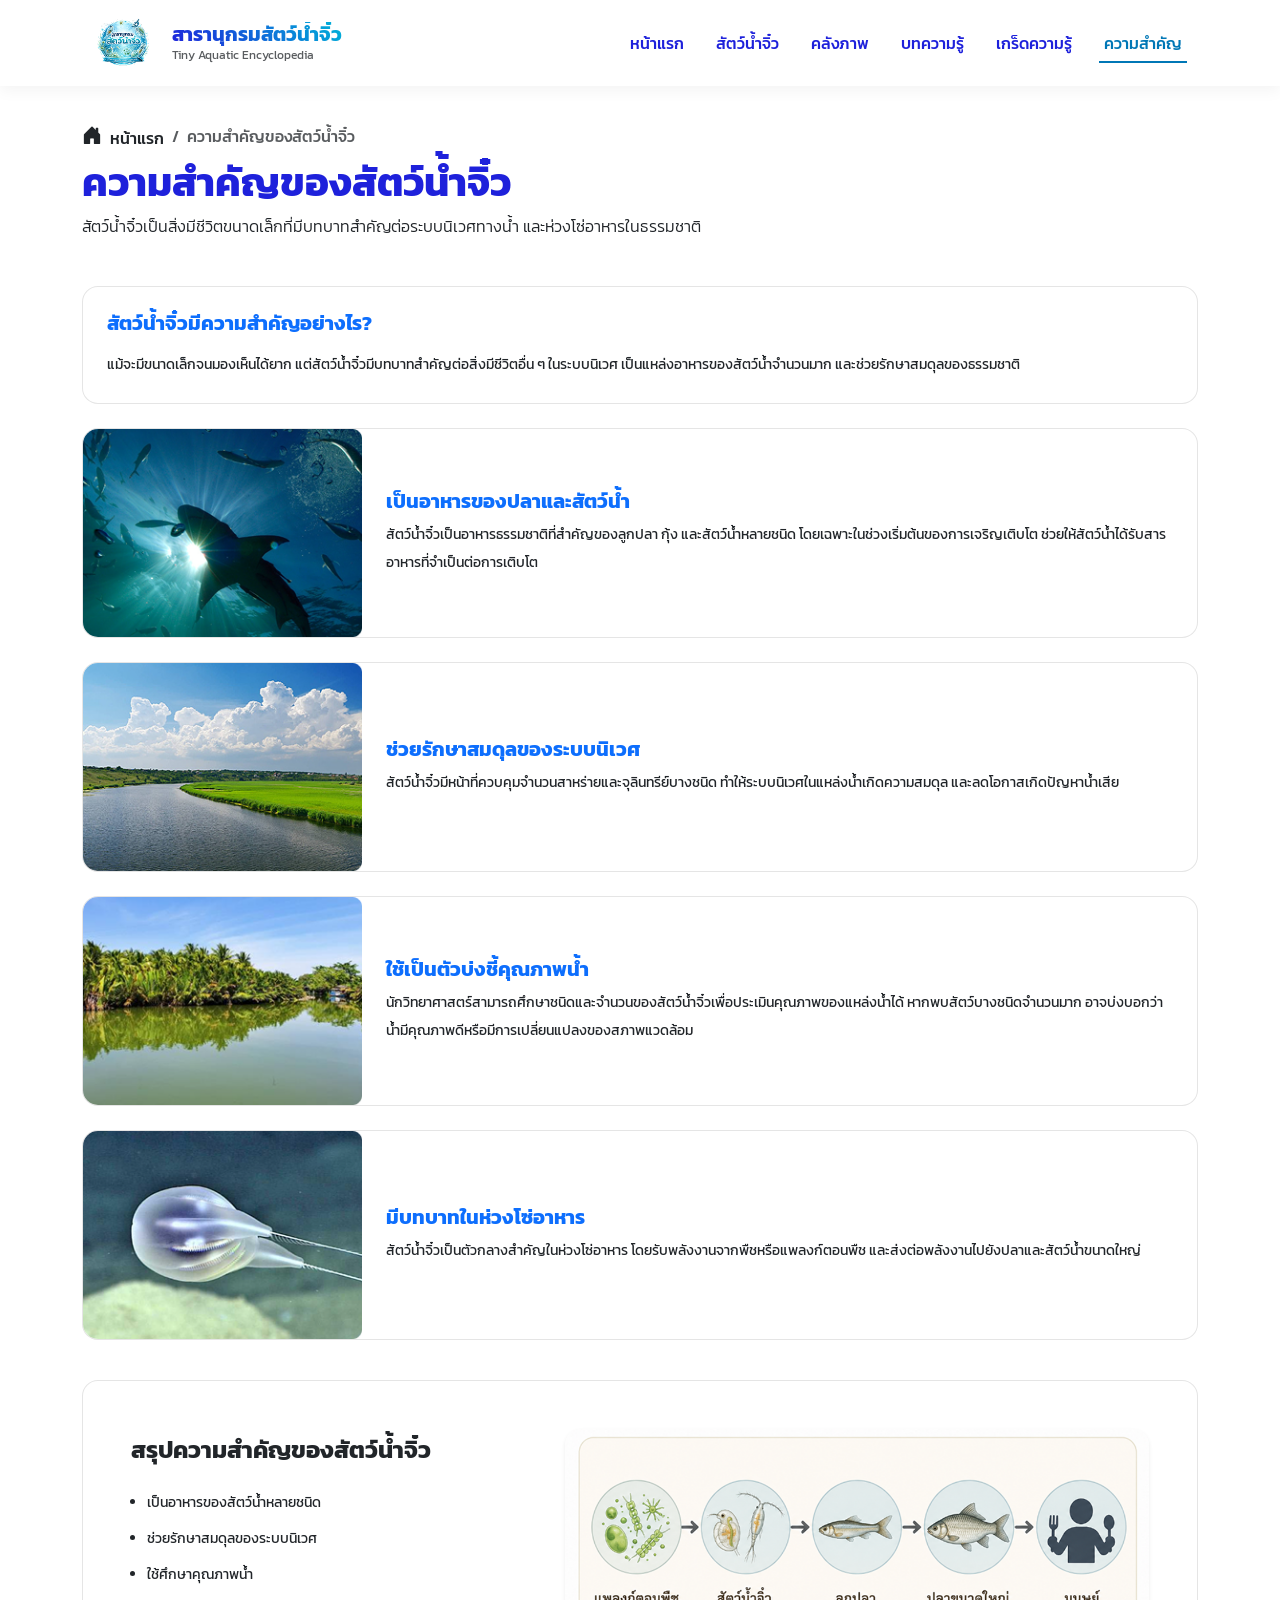
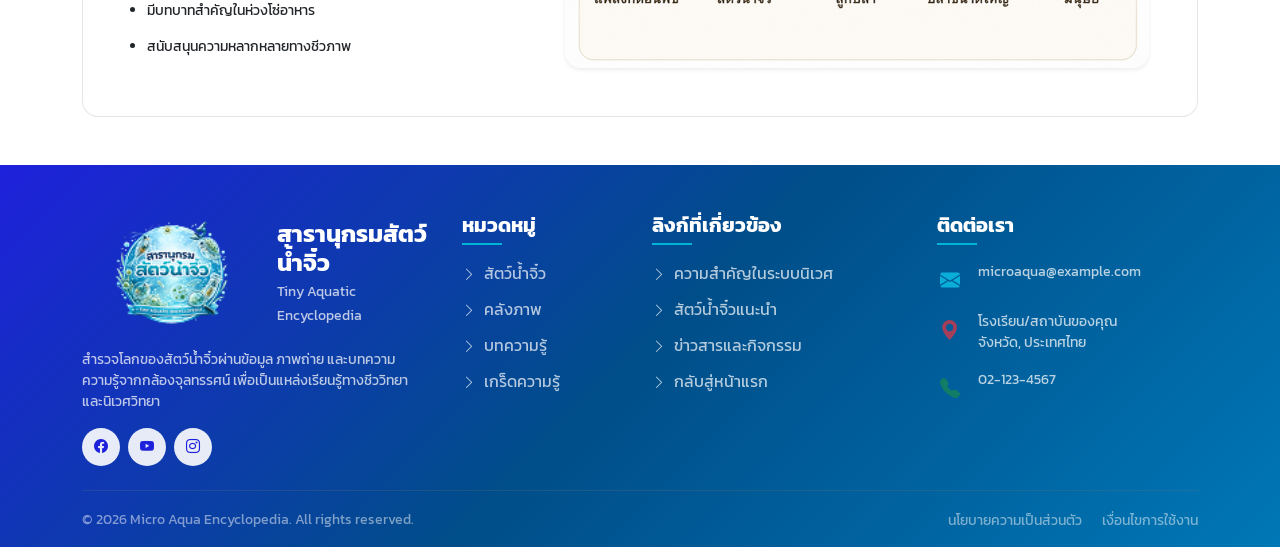
<file: importance.html>
<!DOCTYPE html>
<html lang="th">
<head>
    <meta charset="UTF-8">
    <meta name="viewport" content="width=device-width, initial-scale=1.0">
    <title>ความสำคัญ | Tiny Aquatic Encyclopedia</title>
    
    <!-- Google Fonts -->
    <link rel="preconnect" href="https://fonts.googleapis.com">
    <link rel="preconnect" href="https://fonts.gstatic.com" crossorigin>
    <link href="https://fonts.googleapis.com/css2?family=Kanit:wght@300;400;500;600;700&display=swap" rel="stylesheet">
    
    <!-- Bootstrap 5 CSS -->
    <link href="https://cdn.jsdelivr.net/npm/bootstrap@5.3.2/dist/css/bootstrap.min.css" rel="stylesheet">
    
    <!-- Bootstrap Icons -->
    <link rel="stylesheet" href="https://cdn.jsdelivr.net/npm/bootstrap-icons@1.11.1/font/bootstrap-icons.css">
    
    <!-- AOS Animation CSS -->
    <link href="https://unpkg.com/aos@2.3.1/dist/aos.css" rel="stylesheet">
    
    <!-- Custom CSS -->
    <link rel="stylesheet" href="style.css">
</head>
<body class="bg-white">

    <!-- Navbar -->
    <nav class="navbar navbar-expand-lg fixed-top glass-nav scrolled">
        <div class="container">
            <a class="navbar-brand d-flex align-items-center" href="index.html">
                <img src="รูป/logo.png" alt="Logo" class="me-2 nav-logo">
                <div>
                    <h1 class="h5 mb-0 fw-bold text-gradient">สารานุกรมสัตว์น้ำจิ๋ว</h1>
                    <small class="text-muted d-block" style="font-size: 0.75rem;">Tiny Aquatic Encyclopedia</small>
                </div>
            </a>
            <button class="navbar-toggler" type="button" data-bs-toggle="collapse" data-bs-target="#navbarNav">
                <span class="navbar-toggler-icon"></span>
            </button>
            <div class="collapse navbar-collapse justify-content-end" id="navbarNav">
                <ul class="navbar-nav fw-medium">
                    <li class="nav-item"><a class="nav-link" href="index.html">หน้าแรก</a></li>
                    <li class="nav-item"><a class="nav-link" href="animals.html">สัตว์น้ำจิ๋ว</a></li>
                    <li class="nav-item"><a class="nav-link" href="gallery.html">คลังภาพ</a></li>
                    <li class="nav-item"><a class="nav-link" href="articles.html">บทความรู้</a></li>
                    <li class="nav-item"><a class="nav-link" href="trivia.html">เกร็ดความรู้</a></li>
                    <li class="nav-item"><a class="nav-link active" href="importance.html">ความสำคัญ</a></li>
                </ul>
            </div>
        </div>
    </nav>

    <!-- Main Content -->
    <div class="container" style="margin-top: 120px;">
        <!-- Breadcrumb & Title -->
        <div class="mb-5" data-aos="fade-up">
            <nav aria-label="breadcrumb">
                <ol class="breadcrumb mb-2">
                    <li class="breadcrumb-item"><a href="index.html" class="text-decoration-none text-dark fw-medium"><i class="bi bi-house-door-fill fs-5 me-1 align-text-bottom"></i> หน้าแรก</a></li>
                    <li class="breadcrumb-item active fw-medium mt-1" aria-current="page">ความสำคัญของสัตว์น้ำจิ๋ว</li>
                </ol>
            </nav>
            <h2 class="fw-bold section-title mb-2 fs-1">ความสำคัญของสัตว์น้ำจิ๋ว</h2>
            <p class="text-dark mb-0 fw-light">สัตว์น้ำจิ๋วเป็นสิ่งมีชีวิตขนาดเล็กที่มีบทบาทสำคัญต่อระบบนิเวศทางน้ำ และห่วงโซ่อาหารในธรรมชาติ</p>
        </div>

        <!-- Importance Items -->
        <div class="row g-4 mb-5">
            
            <!-- Item 1 (Text Only) -->
            <div class="col-12" data-aos="fade-up" data-aos-delay="50">
                <div class="card importance-box rounded-4 bg-white p-4">
                    <h5 class="fw-bold text-primary mb-3">สัตว์น้ำจิ๋วมีความสำคัญอย่างไร?</h5>
                    <p class="card-text text-dark small mb-0 lh-lg">แม้จะมีขนาดเล็กจนมองเห็นได้ยาก แต่สัตว์น้ำจิ๋วมีบทบาทสำคัญต่อสิ่งมีชีวิตอื่น ๆ ในระบบนิเวศ เป็นแหล่งอาหารของสัตว์น้ำจำนวนมาก และช่วยรักษาสมดุลของธรรมชาติ</p>
                </div>
            </div>

            <!-- Item 2 -->
            <div class="col-12" data-aos="fade-up" data-aos-delay="100">
                <div class="card importance-box rounded-4 overflow-hidden bg-white">
                    <div class="row g-0">
                        <div class="col-md-3">
                            <img src="รูป/Rectangle 15 (3).png" alt="เป็นอาหารของปลาและสัตว์น้ำ" class="importance-img">
                        </div>
                        <div class="col-md-9 d-flex align-items-center">
                            <div class="card-body p-4 w-100">
                                <h5 class="fw-bold text-primary mb-2">เป็นอาหารของปลาและสัตว์น้ำ</h5>
                                <p class="card-text text-dark small mb-0 lh-lg">สัตว์น้ำจิ๋วเป็นอาหารธรรมชาติที่สำคัญของลูกปลา กุ้ง และสัตว์น้ำหลายชนิด โดยเฉพาะในช่วงเริ่มต้นของการเจริญเติบโต ช่วยให้สัตว์น้ำได้รับสารอาหารที่จำเป็นต่อการเติบโต</p>
                            </div>
                        </div>
                    </div>
                </div>
            </div>

            <!-- Item 3 -->
            <div class="col-12" data-aos="fade-up" data-aos-delay="150">
                <div class="card importance-box rounded-4 overflow-hidden bg-white">
                    <div class="row g-0">
                        <div class="col-md-3">
                            <img src="รูป/Rectangle 63 (2).png" alt="ช่วยรักษาสมดุลของระบบนิเวศ" class="importance-img">
                        </div>
                        <div class="col-md-9 d-flex align-items-center">
                            <div class="card-body p-4 w-100">
                                <h5 class="fw-bold text-primary mb-2">ช่วยรักษาสมดุลของระบบนิเวศ</h5>
                                <p class="card-text text-dark small mb-0 lh-lg">สัตว์น้ำจิ๋วมีหน้าที่ควบคุมจำนวนสาหร่ายและจุลินทรีย์บางชนิด ทำให้ระบบนิเวศในแหล่งน้ำเกิดความสมดุล และลดโอกาสเกิดปัญหาน้ำเสีย</p>
                            </div>
                        </div>
                    </div>
                </div>
            </div>

            <!-- Item 4 -->
            <div class="col-12" data-aos="fade-up" data-aos-delay="200">
                <div class="card importance-box rounded-4 overflow-hidden bg-white">
                    <div class="row g-0">
                        <div class="col-md-3">
                            <img src="รูป/Rectangle 65 (2).png" alt="ใช้เป็นตัวบ่งชี้คุณภาพน้ำ" class="importance-img">
                        </div>
                        <div class="col-md-9 d-flex align-items-center">
                            <div class="card-body p-4 w-100">
                                <h5 class="fw-bold text-primary mb-2">ใช้เป็นตัวบ่งชี้คุณภาพน้ำ</h5>
                                <p class="card-text text-dark small mb-0 lh-lg">นักวิทยาศาสตร์สามารถศึกษาชนิดและจำนวนของสัตว์น้ำจิ๋วเพื่อประเมินคุณภาพของแหล่งน้ำได้ หากพบสัตว์บางชนิดจำนวนมาก อาจบ่งบอกว่าน้ำมีคุณภาพดีหรือมีการเปลี่ยนแปลงของสภาพแวดล้อม</p>
                            </div>
                        </div>
                    </div>
                </div>
            </div>

            <!-- Item 5 -->
            <div class="col-12" data-aos="fade-up" data-aos-delay="250">
                <div class="card importance-box rounded-4 overflow-hidden bg-white">
                    <div class="row g-0">
                        <div class="col-md-3">
                            <img src="รูป/Rectangle 67 (1).png" alt="มีบทบาทในห่วงโซ่อาหาร" class="importance-img">
                        </div>
                        <div class="col-md-9 d-flex align-items-center">
                            <div class="card-body p-4 w-100">
                                <h5 class="fw-bold text-primary mb-2">มีบทบาทในห่วงโซ่อาหาร</h5>
                                <p class="card-text text-dark small mb-0 lh-lg">สัตว์น้ำจิ๋วเป็นตัวกลางสำคัญในห่วงโซ่อาหาร โดยรับพลังงานจากพืชหรือแพลงก์ตอนพืช และส่งต่อพลังงานไปยังปลาและสัตว์น้ำขนาดใหญ่</p>
                            </div>
                        </div>
                    </div>
                </div>
            </div>

            <!-- Item 6 (Summary) -->
            <div class="col-12" data-aos="fade-up" data-aos-delay="300">
                <div class="card importance-box rounded-4 bg-white p-4 p-md-5 mt-3">
                    <div class="row align-items-center">
                        <div class="col-md-5 mb-4 mb-md-0">
                            <h4 class="fw-bold text-dark mb-4">สรุปความสำคัญของสัตว์น้ำจิ๋ว</h4>
                            <ul class="text-dark small lh-lg ps-3 mb-0" style="list-style-type: disc;">
                                <li class="mb-2">เป็นอาหารของสัตว์น้ำหลายชนิด</li>
                                <li class="mb-2">ช่วยรักษาสมดุลของระบบนิเวศ</li>
                                <li class="mb-2">ใช้ศึกษาคุณภาพน้ำ</li>
                                <li class="mb-2">มีบทบาทสำคัญในห่วงโซ่อาหาร</li>
                                <li>สนับสนุนความหลากหลายทางชีวภาพ</li>
                            </ul>
                        </div>
                        <div class="col-md-7 text-center">
                            <img src="รูป/Rectangle 69.png" alt="ห่วงโซ่อาหาร" class="img-fluid rounded-4 shadow-sm w-100">
                        </div>
                    </div>
                </div>
            </div>

        </div>

    </div>

    <!-- Footer -->
    <footer class="footer mt-5 pt-5 pb-3">
        <div class="container">
            <div class="row g-4 mb-4">
                <div class="col-lg-4 col-md-6 mb-4 mb-lg-0">
                    <div class="d-flex align-items-center mb-3">
                        <img src="รูป/logo.png" alt="Logo" class="me-3 footer-logo">
                        <div>
                            <h4 class="text-white mb-0 fw-bold">สารานุกรมสัตว์น้ำจิ๋ว</h4>
                            <small class="text-light opacity-75">Tiny Aquatic Encyclopedia</small>
                        </div>
                    </div>
                    <p class="text-light opacity-75 small pe-lg-4">สำรวจโลกของสัตว์น้ำจิ๋วผ่านข้อมูล ภาพถ่าย และบทความความรู้จากกล้องจุลทรรศน์ เพื่อเป็นแหล่งเรียนรู้ทางชีววิทยาและนิเวศวิทยา</p>
                    <div class="d-flex gap-2 social-links mt-3">
                        <a href="https://facebook.com" target="_blank" class="btn btn-sm btn-light rounded-circle"><i class="bi bi-facebook"></i></a>
                        <a href="https://youtube.com" target="_blank" class="btn btn-sm btn-light rounded-circle"><i class="bi bi-youtube"></i></a>
                        <a href="https://instagram.com" target="_blank" class="btn btn-sm btn-light rounded-circle"><i class="bi bi-instagram"></i></a>
                    </div>
                </div>
                
                <div class="col-lg-2 col-md-6 mb-4 mb-lg-0">
                    <h5 class="text-white mb-4 fw-bold position-relative footer-title">หมวดหมู่</h5>
                    <ul class="list-unstyled footer-links">
                        <li><a href="animals.html"><i class="bi bi-chevron-right me-1 small"></i> สัตว์น้ำจิ๋ว</a></li>
                        <li><a href="gallery.html"><i class="bi bi-chevron-right me-1 small"></i> คลังภาพ</a></li>
                        <li><a href="articles.html"><i class="bi bi-chevron-right me-1 small"></i> บทความรู้</a></li>
                        <li><a href="trivia.html"><i class="bi bi-chevron-right me-1 small"></i> เกร็ดความรู้</a></li>
                    </ul>
                </div>

                <div class="col-lg-3 col-md-6 mb-4 mb-lg-0">
                    <h5 class="text-white mb-4 fw-bold position-relative footer-title">ลิงก์ที่เกี่ยวข้อง</h5>
                    <ul class="list-unstyled footer-links">
                        <li><a href="importance.html"><i class="bi bi-chevron-right me-1 small"></i> ความสำคัญในระบบนิเวศ</a></li>
                        <li><a href="index.html#recommended"><i class="bi bi-chevron-right me-1 small"></i> สัตว์น้ำจิ๋วแนะนำ</a></li>
                        <li><a href="index.html#news"><i class="bi bi-chevron-right me-1 small"></i> ข่าวสารและกิจกรรม</a></li>
                        <li><a href="index.html"><i class="bi bi-chevron-right me-1 small"></i> กลับสู่หน้าแรก</a></li>
                    </ul>
                </div>
                
                <div class="col-lg-3 col-md-6">
                    <h5 class="text-white mb-4 fw-bold position-relative footer-title">ติดต่อเรา</h5>
                    <ul class="list-unstyled text-light opacity-75 small contact-info">
                        <li class="mb-3 d-flex"><i class="bi bi-envelope-fill me-3 mt-1 fs-5 text-info"></i> <span>microaqua@example.com</span></li>
                        <li class="mb-3 d-flex"><i class="bi bi-geo-alt-fill me-3 mt-1 fs-5 text-danger"></i> <span>โรงเรียน/สถาบันของคุณ<br>จังหวัด, ประเทศไทย</span></li>
                        <li class="mb-3 d-flex"><i class="bi bi-telephone-fill me-3 mt-1 fs-5 text-success"></i> <span>02-123-4567</span></li>
                    </ul>
                </div>
            </div>
            
            <hr class="border-secondary mb-3 mt-4">
            
            <div class="row align-items-center text-center text-md-start">
                <div class="col-md-6">
                    <p class="mb-0 text-light opacity-50 small">&copy; 2026 Micro Aqua Encyclopedia. All rights reserved.</p>
                </div>
                <div class="col-md-6 text-md-end mt-2 mt-md-0">
                    <a href="index.html" class="text-light opacity-50 small text-decoration-none me-3">นโยบายความเป็นส่วนตัว</a>
                    <a href="index.html" class="text-light opacity-50 small text-decoration-none">เงื่อนไขการใช้งาน</a>
                </div>
            </div>
        </div>
    </footer>

    <!-- Bootstrap 5 JS -->
    <script src="https://cdn.jsdelivr.net/npm/bootstrap@5.3.2/dist/js/bootstrap.bundle.min.js"></script>
    
    <!-- AOS Animation JS -->
    <script src="https://unpkg.com/aos@2.3.1/dist/aos.js"></script>
    
    <!-- Custom JS -->
    <script src="script.js"></script>
</body>
</html>
</file>
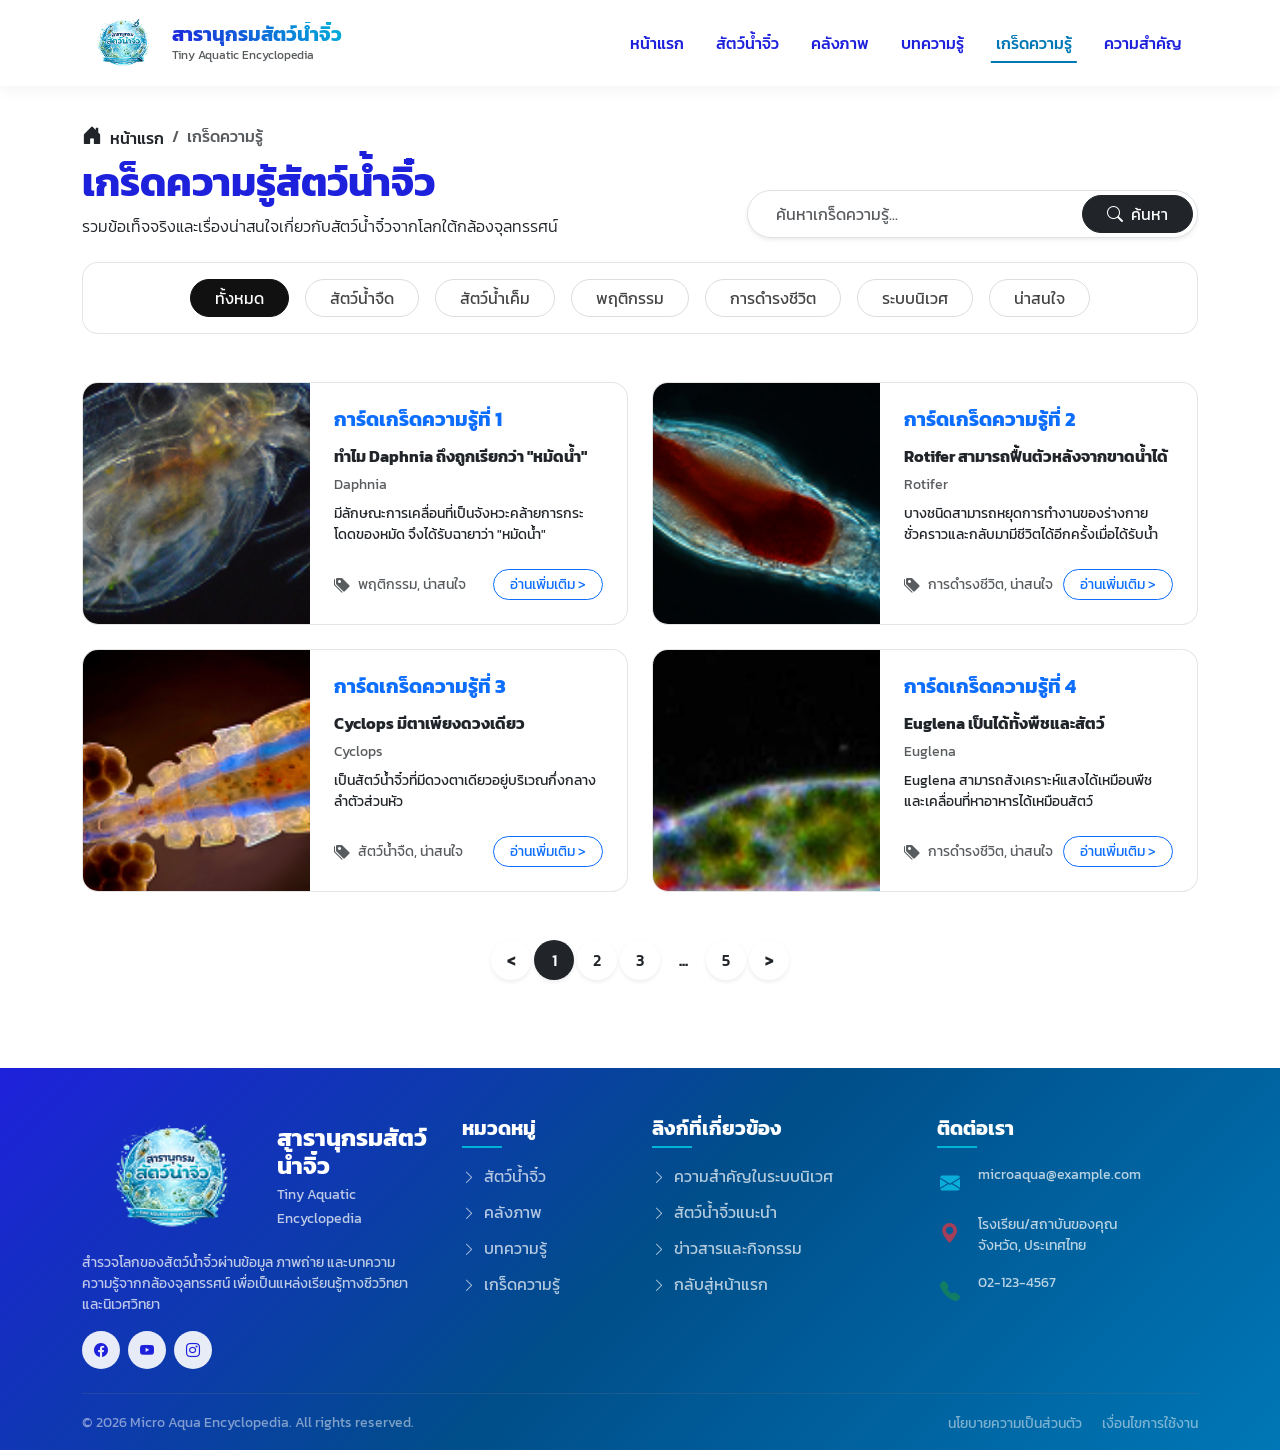
<file: trivia.html>
<!DOCTYPE html>
<html lang="th">
<head>
    <meta charset="UTF-8">
    <meta name="viewport" content="width=device-width, initial-scale=1.0">
    <title>เกร็ดความรู้ | Tiny Aquatic Encyclopedia</title>
    
    <!-- Google Fonts -->
    <link rel="preconnect" href="https://fonts.googleapis.com">
    <link rel="preconnect" href="https://fonts.gstatic.com" crossorigin>
    <link href="https://fonts.googleapis.com/css2?family=Kanit:wght@300;400;500;600;700&display=swap" rel="stylesheet">
    
    <!-- Bootstrap 5 CSS -->
    <link href="https://cdn.jsdelivr.net/npm/bootstrap@5.3.2/dist/css/bootstrap.min.css" rel="stylesheet">
    
    <!-- Bootstrap Icons -->
    <link rel="stylesheet" href="https://cdn.jsdelivr.net/npm/bootstrap-icons@1.11.1/font/bootstrap-icons.css">
    
    <!-- AOS Animation CSS -->
    <link href="https://unpkg.com/aos@2.3.1/dist/aos.css" rel="stylesheet">
    
    <!-- Custom CSS -->
    <link rel="stylesheet" href="style.css">
</head>
<body class="bg-white">

    <!-- Navbar -->
    <nav class="navbar navbar-expand-lg fixed-top glass-nav scrolled">
        <div class="container">
            <a class="navbar-brand d-flex align-items-center" href="index.html">
                <img src="รูป/logo.png" alt="Logo" class="me-2 nav-logo">
                <div>
                    <h1 class="h5 mb-0 fw-bold text-gradient">สารานุกรมสัตว์น้ำจิ๋ว</h1>
                    <small class="text-muted d-block" style="font-size: 0.75rem;">Tiny Aquatic Encyclopedia</small>
                </div>
            </a>
            <button class="navbar-toggler" type="button" data-bs-toggle="collapse" data-bs-target="#navbarNav">
                <span class="navbar-toggler-icon"></span>
            </button>
            <div class="collapse navbar-collapse justify-content-end" id="navbarNav">
                <ul class="navbar-nav fw-medium">
                    <li class="nav-item"><a class="nav-link" href="index.html">หน้าแรก</a></li>
                    <li class="nav-item"><a class="nav-link" href="animals.html">สัตว์น้ำจิ๋ว</a></li>
                    <li class="nav-item"><a class="nav-link" href="gallery.html">คลังภาพ</a></li>
                    <li class="nav-item"><a class="nav-link" href="articles.html">บทความรู้</a></li>
                    <li class="nav-item"><a class="nav-link active" href="trivia.html">เกร็ดความรู้</a></li>
                    <li class="nav-item"><a class="nav-link" href="importance.html">ความสำคัญ</a></li>
                </ul>
            </div>
        </div>
    </nav>

    <!-- Main Content -->
    <div class="container" style="margin-top: 120px;">
        <!-- Breadcrumb & Search -->
        <div class="row align-items-end mb-4">
            <div class="col-md-7" data-aos="fade-right">
                <nav aria-label="breadcrumb">
                    <ol class="breadcrumb mb-2">
                        <li class="breadcrumb-item"><a href="index.html" class="text-decoration-none text-dark fw-medium"><i class="bi bi-house-door-fill fs-5 me-1 align-text-bottom"></i> หน้าแรก</a></li>
                        <li class="breadcrumb-item active fw-medium mt-1" aria-current="page">เกร็ดความรู้</li>
                    </ol>
                </nav>
                <h2 class="fw-bold section-title mb-2 fs-1">เกร็ดความรู้สัตว์น้ำจิ๋ว</h2>
                <p class="text-dark mb-0 fw-light">รวมข้อเท็จจริงและเรื่องน่าสนใจเกี่ยวกับสัตว์น้ำจิ๋วจากโลกใต้กล้องจุลทรรศน์</p>
            </div>
            <div class="col-md-5 mt-4 mt-md-0" data-aos="fade-left">
                <div class="input-group shadow-sm rounded-pill overflow-hidden border bg-white p-1">
                    <input type="text" class="form-control border-0 px-4 bg-transparent" style="box-shadow: none;" placeholder="ค้นหาเกร็ดความรู้...">
                    <button class="btn btn-dark rounded-pill px-4" type="button"><i class="bi bi-search me-1"></i> ค้นหา</button>
                </div>
            </div>
        </div>

        <!-- Filters Box -->
        <div class="filter-box bg-white p-3 rounded-4 mb-5 d-flex justify-content-center" data-aos="fade-up">
            <div class="d-flex flex-wrap justify-content-center gap-3">
                <button class="btn filter-btn active rounded-pill px-4">ทั้งหมด</button>
                <button class="btn filter-btn rounded-pill px-4">สัตว์น้ำจืด</button>
                <button class="btn filter-btn rounded-pill px-4">สัตว์น้ำเค็ม</button>
                <button class="btn filter-btn rounded-pill px-4">พฤติกรรม</button>
                <button class="btn filter-btn rounded-pill px-4">การดำรงชีวิต</button>
                <button class="btn filter-btn rounded-pill px-4">ระบบนิเวศ</button>
                <button class="btn filter-btn rounded-pill px-4">น่าสนใจ</button>
            </div>
        </div>

        <!-- Trivia Cards List -->
        <div class="row g-4 mb-5">
            
            <!-- Trivia 1 -->
            <div class="col-md-6" data-aos="fade-up" data-aos-delay="50">
                <div class="card trivia-card rounded-4 overflow-hidden bg-white h-100">
                    <div class="row g-0 h-100">
                        <div class="col-md-5">
                            <img src="หน้าสอง/Rectangle 15.png" alt="Daphnia" class="img-fluid w-100 trivia-img">
                        </div>
                        <div class="col-md-7 d-flex flex-column">
                            <div class="card-body p-4 d-flex flex-column h-100">
                                <h5 class="fw-bold text-primary mb-3">การ์ดเกร็ดความรู้ที่ 1</h5>
                                <h6 class="fw-bold text-dark mb-2">ทำไม Daphnia ถึงถูกเรียกว่า "หมัดน้ำ"</h6>
                                <p class="text-muted small mb-2">Daphnia</p>
                                <p class="card-text text-dark small lh-base mb-4">มีลักษณะการเคลื่อนที่เป็นจังหวะคล้ายการกระโดดของหมัด จึงได้รับฉายาว่า "หมัดน้ำ"</p>
                                <div class="mt-auto d-flex justify-content-between align-items-center">
                                    <span class="text-muted small d-inline-flex align-items-center"><i class="bi bi-tags-fill me-2 fs-6"></i> พฤติกรรม, น่าสนใจ</span>
                                    <a href="javascript:void(0)" data-bs-toggle="modal" data-bs-target="#modalTrivia1" class="btn btn-outline-primary btn-sm rounded-pill px-3">อ่านเพิ่มเติม &gt;</a>
                                </div>
                            </div>
                        </div>
                    </div>
                </div>
            </div>

            <!-- Trivia 2 -->
            <div class="col-md-6" data-aos="fade-up" data-aos-delay="100">
                <div class="card trivia-card rounded-4 overflow-hidden bg-white h-100">
                    <div class="row g-0 h-100">
                        <div class="col-md-5">
                            <img src="หน้าสอง/Rectangle 16.png" alt="Rotifer" class="img-fluid w-100 trivia-img">
                        </div>
                        <div class="col-md-7 d-flex flex-column">
                            <div class="card-body p-4 d-flex flex-column h-100">
                                <h5 class="fw-bold text-primary mb-3">การ์ดเกร็ดความรู้ที่ 2</h5>
                                <h6 class="fw-bold text-dark mb-2">Rotifer สามารถฟื้นตัวหลังจากขาดน้ำได้</h6>
                                <p class="text-muted small mb-2">Rotifer</p>
                                <p class="card-text text-dark small lh-base mb-4">บางชนิดสามารถหยุดการทำงานของร่างกายชั่วคราวและกลับมามีชีวิตได้อีกครั้งเมื่อได้รับน้ำ</p>
                                <div class="mt-auto d-flex justify-content-between align-items-center">
                                    <span class="text-muted small d-inline-flex align-items-center"><i class="bi bi-tags-fill me-2 fs-6"></i> การดำรงชีวิต, น่าสนใจ</span>
                                    <a href="javascript:void(0)" data-bs-toggle="modal" data-bs-target="#modalTrivia2" class="btn btn-outline-primary btn-sm rounded-pill px-3">อ่านเพิ่มเติม &gt;</a>
                                </div>
                            </div>
                        </div>
                    </div>
                </div>
            </div>

            <!-- Trivia 3 -->
            <div class="col-md-6" data-aos="fade-up" data-aos-delay="150">
                <div class="card trivia-card rounded-4 overflow-hidden bg-white h-100">
                    <div class="row g-0 h-100">
                        <div class="col-md-5">
                            <img src="หน้าสอง/Rectangle 17.png" alt="Cyclops" class="img-fluid w-100 trivia-img">
                        </div>
                        <div class="col-md-7 d-flex flex-column">
                            <div class="card-body p-4 d-flex flex-column h-100">
                                <h5 class="fw-bold text-primary mb-3">การ์ดเกร็ดความรู้ที่ 3</h5>
                                <h6 class="fw-bold text-dark mb-2">Cyclops มีตาเพียงดวงเดียว</h6>
                                <p class="text-muted small mb-2">Cyclops</p>
                                <p class="card-text text-dark small lh-base mb-4">เป็นสัตว์น้ำจิ๋วที่มีดวงตาเดียวอยู่บริเวณกึ่งกลางลำตัวส่วนหัว</p>
                                <div class="mt-auto d-flex justify-content-between align-items-center">
                                    <span class="text-muted small d-inline-flex align-items-center"><i class="bi bi-tags-fill me-2 fs-6"></i> สัตว์น้ำจืด, น่าสนใจ</span>
                                    <a href="javascript:void(0)" data-bs-toggle="modal" data-bs-target="#modalTrivia3" class="btn btn-outline-primary btn-sm rounded-pill px-3">อ่านเพิ่มเติม &gt;</a>
                                </div>
                            </div>
                        </div>
                    </div>
                </div>
            </div>

            <!-- Trivia 4 -->
            <div class="col-md-6" data-aos="fade-up" data-aos-delay="200">
                <div class="card trivia-card rounded-4 overflow-hidden bg-white h-100">
                    <div class="row g-0 h-100">
                        <div class="col-md-5">
                            <img src="หน้าสอง/Rectangle 19.png" alt="Euglena" class="img-fluid w-100 trivia-img">
                        </div>
                        <div class="col-md-7 d-flex flex-column">
                            <div class="card-body p-4 d-flex flex-column h-100">
                                <h5 class="fw-bold text-primary mb-3">การ์ดเกร็ดความรู้ที่ 4</h5>
                                <h6 class="fw-bold text-dark mb-2">Euglena เป็นได้ทั้งพืชและสัตว์</h6>
                                <p class="text-muted small mb-2">Euglena</p>
                                <p class="card-text text-dark small lh-base mb-4">Euglena สามารถสังเคราะห์แสงได้เหมือนพืช และเคลื่อนที่หาอาหารได้เหมือนสัตว์</p>
                                <div class="mt-auto d-flex justify-content-between align-items-center">
                                    <span class="text-muted small d-inline-flex align-items-center"><i class="bi bi-tags-fill me-2 fs-6"></i> การดำรงชีวิต, น่าสนใจ</span>
                                    <a href="javascript:void(0)" data-bs-toggle="modal" data-bs-target="#modalTrivia4" class="btn btn-outline-primary btn-sm rounded-pill px-3">อ่านเพิ่มเติม &gt;</a>
                                </div>
                            </div>
                        </div>
                    </div>
                </div>
            </div>

        </div>

        <!-- Pagination -->
        <nav aria-label="Page navigation" class="mb-5 pb-4" data-aos="fade-up">
            <ul class="pagination justify-content-center">
                <li class="page-item disabled">
                    <a class="page-link text-dark rounded-circle me-1 border-0 bg-white shadow-sm fw-bold" href="index.html">&lt;</a>
                </li>
                <li class="page-item active">
                    <a class="page-link text-white rounded-circle me-1 border-0 bg-dark shadow-sm" href="index.html">1</a>
                </li>
                <li class="page-item">
                    <a class="page-link text-dark rounded-circle me-1 border-0 bg-white shadow-sm" href="index.html">2</a>
                </li>
                <li class="page-item">
                    <a class="page-link text-dark rounded-circle me-1 border-0 bg-white shadow-sm" href="index.html">3</a>
                </li>
                <li class="page-item disabled">
                    <a class="page-link text-dark rounded-circle me-1 border-0 bg-transparent fw-bold" href="index.html">...</a>
                </li>
                <li class="page-item">
                    <a class="page-link text-dark rounded-circle me-1 border-0 bg-white shadow-sm" href="index.html">5</a>
                </li>
                <li class="page-item">
                    <a class="page-link text-dark rounded-circle border-0 bg-white shadow-sm fw-bold" href="index.html">&gt;</a>
                </li>
            </ul>
        </nav>
    </div>

    <!-- Footer -->
    <footer class="footer mt-5 pt-5 pb-3">
        <div class="container">
            <div class="row g-4 mb-4">
                <div class="col-lg-4 col-md-6 mb-4 mb-lg-0">
                    <div class="d-flex align-items-center mb-3">
                        <img src="รูป/logo.png" alt="Logo" class="me-3 footer-logo">
                        <div>
                            <h4 class="text-white mb-0 fw-bold">สารานุกรมสัตว์น้ำจิ๋ว</h4>
                            <small class="text-light opacity-75">Tiny Aquatic Encyclopedia</small>
                        </div>
                    </div>
                    <p class="text-light opacity-75 small pe-lg-4">สำรวจโลกของสัตว์น้ำจิ๋วผ่านข้อมูล ภาพถ่าย และบทความความรู้จากกล้องจุลทรรศน์ เพื่อเป็นแหล่งเรียนรู้ทางชีววิทยาและนิเวศวิทยา</p>
                    <div class="d-flex gap-2 social-links mt-3">
                        <a href="https://facebook.com" target="_blank" class="btn btn-sm btn-light rounded-circle"><i class="bi bi-facebook"></i></a>
                        <a href="https://youtube.com" target="_blank" class="btn btn-sm btn-light rounded-circle"><i class="bi bi-youtube"></i></a>
                        <a href="https://instagram.com" target="_blank" class="btn btn-sm btn-light rounded-circle"><i class="bi bi-instagram"></i></a>
                    </div>
                </div>
                
                <div class="col-lg-2 col-md-6 mb-4 mb-lg-0">
                    <h5 class="text-white mb-4 fw-bold position-relative footer-title">หมวดหมู่</h5>
                    <ul class="list-unstyled footer-links">
                        <li><a href="animals.html"><i class="bi bi-chevron-right me-1 small"></i> สัตว์น้ำจิ๋ว</a></li>
                        <li><a href="gallery.html"><i class="bi bi-chevron-right me-1 small"></i> คลังภาพ</a></li>
                        <li><a href="articles.html"><i class="bi bi-chevron-right me-1 small"></i> บทความรู้</a></li>
                        <li><a href="trivia.html"><i class="bi bi-chevron-right me-1 small"></i> เกร็ดความรู้</a></li>
                    </ul>
                </div>

                <div class="col-lg-3 col-md-6 mb-4 mb-lg-0">
                    <h5 class="text-white mb-4 fw-bold position-relative footer-title">ลิงก์ที่เกี่ยวข้อง</h5>
                    <ul class="list-unstyled footer-links">
                        <li><a href="importance.html"><i class="bi bi-chevron-right me-1 small"></i> ความสำคัญในระบบนิเวศ</a></li>
                        <li><a href="index.html#recommended"><i class="bi bi-chevron-right me-1 small"></i> สัตว์น้ำจิ๋วแนะนำ</a></li>
                        <li><a href="index.html#news"><i class="bi bi-chevron-right me-1 small"></i> ข่าวสารและกิจกรรม</a></li>
                        <li><a href="index.html"><i class="bi bi-chevron-right me-1 small"></i> กลับสู่หน้าแรก</a></li>
                    </ul>
                </div>
                
                <div class="col-lg-3 col-md-6">
                    <h5 class="text-white mb-4 fw-bold position-relative footer-title">ติดต่อเรา</h5>
                    <ul class="list-unstyled text-light opacity-75 small contact-info">
                        <li class="mb-3 d-flex"><i class="bi bi-envelope-fill me-3 mt-1 fs-5 text-info"></i> <span>microaqua@example.com</span></li>
                        <li class="mb-3 d-flex"><i class="bi bi-geo-alt-fill me-3 mt-1 fs-5 text-danger"></i> <span>โรงเรียน/สถาบันของคุณ<br>จังหวัด, ประเทศไทย</span></li>
                        <li class="mb-3 d-flex"><i class="bi bi-telephone-fill me-3 mt-1 fs-5 text-success"></i> <span>02-123-4567</span></li>
                    </ul>
                </div>
            </div>
            
            <hr class="border-secondary mb-3 mt-4">
            
            <div class="row align-items-center text-center text-md-start">
                <div class="col-md-6">
                    <p class="mb-0 text-light opacity-50 small">&copy; 2026 Micro Aqua Encyclopedia. All rights reserved.</p>
                </div>
                <div class="col-md-6 text-md-end mt-2 mt-md-0">
                    <a href="index.html" class="text-light opacity-50 small text-decoration-none me-3">นโยบายความเป็นส่วนตัว</a>
                    <a href="index.html" class="text-light opacity-50 small text-decoration-none">เงื่อนไขการใช้งาน</a>
                </div>
            </div>
        </div>
    </footer>

    <!-- Bootstrap 5 JS -->
    <script src="https://cdn.jsdelivr.net/npm/bootstrap@5.3.2/dist/js/bootstrap.bundle.min.js"></script>
    
    <!-- AOS Animation JS -->
    <script src="https://unpkg.com/aos@2.3.1/dist/aos.js"></script>
    
    <!-- Custom JS -->
    <script src="script.js"></script>
    <!-- Modals for Trivia -->
    <div class="modal fade" id="modalTrivia1" tabindex="-1" aria-labelledby="modalTrivia1Label" aria-hidden="true">
        <div class="modal-dialog modal-dialog-centered modal-dialog-scrollable">
            <div class="modal-content border-0 rounded-4 shadow">
                <div class="modal-header border-0 pb-0">
                    <h5 class="modal-title fw-bold text-primary" id="modalTrivia1Label">ทำไม Daphnia ถึงถูกเรียกว่า "หมัดน้ำ"</h5>
                    <button type="button" class="btn-close" data-bs-dismiss="modal" aria-label="Close"></button>
                </div>
                <div class="modal-body p-4 pt-3 text-center">
                    <img src="หน้าสอง/Rectangle 15.png" class="img-fluid rounded-3 mb-4 w-75 object-fit-cover shadow-sm" alt="Daphnia">
                    <p class="text-dark lh-lg text-start">
                        สาเหตุที่ Daphnia ได้รับฉายาว่า "หมัดน้ำ" (Water Flea) เป็นเพราะพฤติกรรมการเคลื่อนที่ของมันที่ใช้หนวด (Antennae) คู่ใหญ่อันแข็งแรงกางออกและกระพือเพื่อว่ายน้ำ ทำให้การเคลื่อนที่ของมันดูเป็นจังหวะกระตุกๆ หรือกระโดดๆ อยู่ในน้ำ คล้ายกับลักษณะการกระโดดของตัวหมัด (Flea) บนบกนั่นเอง นอกจากนี้รูปร่างของมันก็ยังมีส่วนคล้ายคลึงกับแมลงจำพวกหมัดอีกด้วย
                    </p>
                </div>
            </div>
        </div>
    </div>

    <div class="modal fade" id="modalTrivia2" tabindex="-1" aria-labelledby="modalTrivia2Label" aria-hidden="true">
        <div class="modal-dialog modal-dialog-centered modal-dialog-scrollable">
            <div class="modal-content border-0 rounded-4 shadow">
                <div class="modal-header border-0 pb-0">
                    <h5 class="modal-title fw-bold text-primary" id="modalTrivia2Label">Rotifer สามารถฟื้นตัวหลังจากขาดน้ำได้</h5>
                    <button type="button" class="btn-close" data-bs-dismiss="modal" aria-label="Close"></button>
                </div>
                <div class="modal-body p-4 pt-3 text-center">
                    <img src="หน้าสอง/Rectangle 16.png" class="img-fluid rounded-3 mb-4 w-75 object-fit-cover shadow-sm" alt="Rotifer">
                    <p class="text-dark lh-lg text-start">
                        Rotifer มีความสามารถพิเศษที่เรียกว่า Cryptobiosis (ภาวะพักตัว) เมื่อแหล่งน้ำที่มันอาศัยอยู่แห้งขอดลง มันจะขับน้ำออกจากร่างกาย หดตัวเป็นก้อนกลมๆ และสร้างสารเคลือบปกป้องตัว ในสภาวะนี้กระบวนการเมตาบอลิซึมแทบจะหยุดนิ่ง มันสามารถทนอยู่ในสภาพนี้ได้นานหลายปี และเมื่อฝนตกหรือกลับมาสัมผัสน้ำอีกครั้ง มันก็สามารถฟื้นคืนชีพกลับมาว่ายน้ำหาอาหารได้ภายในไม่กี่ชั่วโมง!
                    </p>
                </div>
            </div>
        </div>
    </div>

    <div class="modal fade" id="modalTrivia3" tabindex="-1" aria-labelledby="modalTrivia3Label" aria-hidden="true">
        <div class="modal-dialog modal-dialog-centered modal-dialog-scrollable">
            <div class="modal-content border-0 rounded-4 shadow">
                <div class="modal-header border-0 pb-0">
                    <h5 class="modal-title fw-bold text-primary" id="modalTrivia3Label">Cyclops มีตาเพียงดวงเดียว</h5>
                    <button type="button" class="btn-close" data-bs-dismiss="modal" aria-label="Close"></button>
                </div>
                <div class="modal-body p-4 pt-3 text-center">
                    <img src="หน้าสอง/Rectangle 17.png" class="img-fluid rounded-3 mb-4 w-75 object-fit-cover shadow-sm" alt="Cyclops">
                    <p class="text-dark lh-lg text-start">
                        ชื่อของ Cyclops ได้มาจากยักษ์ตาเดียวในตำนานกรีก เนื่องจากสัตว์น้ำจิ๋วชนิดนี้มี <strong>"จุดรับแสง (Naupliar eye)"</strong> สีแดงหรือดำเพียงจุดเดียวอยู่ตรงกึ่งกลางส่วนหน้าสุดของหัว ตาจุดนี้ไม่ได้มองเห็นเป็นภาพชัดเจนเหมือนตามนุษย์ แต่ทำหน้าที่รับรู้ความสว่างและทิศทางของแสง เพื่อช่วยให้มันว่ายน้ำหนีจากอันตรายหรือหาตำแหน่งที่เหมาะสมในแหล่งน้ำได้
                    </p>
                </div>
            </div>
        </div>
    </div>

    <div class="modal fade" id="modalTrivia4" tabindex="-1" aria-labelledby="modalTrivia4Label" aria-hidden="true">
        <div class="modal-dialog modal-dialog-centered modal-dialog-scrollable">
            <div class="modal-content border-0 rounded-4 shadow">
                <div class="modal-header border-0 pb-0">
                    <h5 class="modal-title fw-bold text-primary" id="modalTrivia4Label">Euglena เป็นได้ทั้งพืชและสัตว์</h5>
                    <button type="button" class="btn-close" data-bs-dismiss="modal" aria-label="Close"></button>
                </div>
                <div class="modal-body p-4 pt-3 text-center">
                    <img src="หน้าสอง/Rectangle 19.png" class="img-fluid rounded-3 mb-4 w-75 object-fit-cover shadow-sm" alt="Euglena">
                    <p class="text-dark lh-lg text-start">
                        ยูกลีนา (Euglena) เป็นตัวอย่างของความมหัศจรรย์ทางชีววิทยา มันมี <strong>คลอโรพลาสต์</strong> สีเขียวอยู่ในเซลล์ ทำให้สามารถสังเคราะห์ด้วยแสงสร้างอาหารเองได้ในตอนกลางวัน (เหมือนพืช) แต่ในขณะเดียวกัน มันก็ไม่มีผนังเซลล์ที่แข็งกระด้าง มีอายสปอต (Eyespot) รับแสง และมีหางยาว (Flagellum) ใช้ว่ายน้ำไปมาเพื่อจับกินแบคทีเรียหรืออินทรียวัตถุอื่นๆ ได้ในเวลากลางคืนหรือเมื่อแสงไม่พอ (เหมือนสัตว์)
                    </p>
                </div>
            </div>
        </div>
    </div>

</body>
</html>
</file>
<file: style.css>
/* style.css */
:root {
    --primary-blue: #0077b6;
    --light-blue: #e0fbfc;
    --dark-blue: #1e21db;
    --accent-blue: #00b4d8;
    --glass-bg: rgba(255, 255, 255, 0.7);
    --glass-border: rgba(255, 255, 255, 0.4);
    --glass-shadow: 0 8px 32px 0 rgba(31, 38, 135, 0.07);
}

body {
    font-family: 'Kanit', sans-serif;
    color: #333;
    background-color: #f8f9fa;
    overflow-x: hidden;
}

/* Typography */
.text-gradient {
    background: linear-gradient(45deg, var(--dark-blue), var(--accent-blue));
    -webkit-background-clip: text;
    background-clip: text;
    -webkit-text-fill-color: transparent;
    color: transparent;
}
.section-title {
    color: var(--dark-blue);
}
.title-underline {
    height: 4px;
    width: 60px;
    background: linear-gradient(90deg, var(--primary-blue), var(--accent-blue));
    margin: 10px auto 0;
    border-radius: 2px;
}

/* Navbar Glassmorphism */
.glass-nav {
    background: rgba(255, 255, 255, 0.85);
    backdrop-filter: blur(10px);
    -webkit-backdrop-filter: blur(10px);
    border-bottom: 1px solid var(--glass-border);
    box-shadow: 0 4px 15px rgba(0,0,0,0.05);
    transition: all 0.3s ease;
    padding-top: 10px;
    padding-bottom: 10px;
}
.glass-nav.scrolled {
    background: rgba(255, 255, 255, 0.98);
    box-shadow: 0 4px 20px rgba(0,0,0,0.1);
    padding-top: 5px;
    padding-bottom: 5px;
}
.navbar-nav .nav-link {
    color: var(--dark-blue);
    position: relative;
    padding: 0.5rem 1rem !important;
    transition: color 0.3s ease;
}
.navbar-nav .nav-link::after {
    content: '';
    position: absolute;
    width: 0;
    height: 2px;
    bottom: 0;
    left: 50%;
    background-color: var(--primary-blue);
    transition: all 0.3s ease;
    transform: translateX(-50%);
}
.navbar-nav .nav-link:hover::after,
.navbar-nav .nav-link.active::after {
    width: 80%;
}
.navbar-nav .nav-link:hover,
.navbar-nav .nav-link.active {
    color: var(--primary-blue);
}

/* Hero Banner Section */
.hero-banner-section {
    margin-top: 70px; /* Offset for navbar */
    position: relative;
    overflow: hidden;
    background-color: var(--light-blue);
}
@keyframes bannerBreathing {
    0% { transform: scale(1) translateY(0); }
    50% { transform: scale(1.02) translateY(-5px); }
    100% { transform: scale(1) translateY(0); }
}
.hero-banner-img {
    display: block;
    width: 100%;
    animation: bannerBreathing 8s ease-in-out infinite;
    height: auto;
    object-fit: cover;
}

/* Logos */
.nav-logo {
    height: 55px;
    width: auto;
    object-fit: contain;
    transition: transform 0.3s ease;
}
.nav-logo:hover {
    transform: scale(1.05);
}
.footer-logo {
    height: 120px;
    width: auto;
    object-fit: contain;
    transition: transform 0.3s ease;
}
.footer-logo:hover {
    transform: scale(1.05);
}

/* Explore Section */
.bg-light-blue {
    background-color: var(--light-blue);
    background-image: radial-gradient(circle at 10% 20%, rgba(0, 180, 216, 0.08) 0%, transparent 40%),
                      radial-gradient(circle at 90% 80%, rgba(0, 119, 182, 0.08) 0%, transparent 40%);
}
.glass-card {
    background: rgba(255, 255, 255, 0.85);
    backdrop-filter: blur(10px);
    border: 1px solid rgba(255,255,255,0.8);
    box-shadow: var(--glass-shadow);
}
.hover-up {
    transition: all 0.4s cubic-bezier(0.175, 0.885, 0.32, 1.275);
}
.hover-up:hover {
    transform: translateY(-10px);
    box-shadow: 0 15px 35px rgba(0, 119, 182, 0.15);
    background: #fff;
}
.icon-box {
    width: 65px;
    height: 65px;
    border-radius: 18px;
    display: flex;
    align-items: center;
    justify-content: center;
    transition: transform 0.3s ease;
}
.hover-up:hover .icon-box {
    transform: scale(1.1) rotate(5deg);
}

/* Gradients for icons */
.gradient-1 { background: linear-gradient(135deg, #FF6B6B, #FF8E53); }
.gradient-2 { background: linear-gradient(135deg, #4facfe, #00f2fe); }
.gradient-3 { background: linear-gradient(135deg, #43e97b, #38f9d7); }
.gradient-4 { background: linear-gradient(135deg, #fa709a, #fee140); }
.gradient-5 { background: linear-gradient(135deg, #667eea, #764ba2); }
.gradient-6 { background: linear-gradient(135deg, #ff0844, #ffb199); }

/* Recommended Animals (Grid Cards) */
@media (min-width: 992px) {
    .col-lg-5ths {
        width: 20%;
    }
}
.animal-card {
    transition: all 0.3s ease;
}
.animal-card:hover {
    transform: translateY(-8px);
    box-shadow: 0 15px 30px rgba(0,0,0,0.1) !important;
}
.animal-card .card-img-top img {
    transition: transform 0.5s ease;
}
.animal-card:hover .card-img-top img {
    transform: scale(1.15);
}
.card-overlay {
    position: absolute;
    top: 0; left: 0; right: 0; bottom: 0;
    background: rgba(0, 119, 182, 0.5);
    display: flex;
    align-items: center;
    justify-content: center;
    opacity: 0;
    transition: opacity 0.3s ease;
}
.animal-card:hover .card-overlay {
    opacity: 1;
}
.btn-icon {
    width: 50px; height: 50px;
    display: flex;
    align-items: center;
    justify-content: center;
    transform: translateY(20px);
    transition: transform 0.3s cubic-bezier(0.175, 0.885, 0.32, 1.275);
    font-size: 1.2rem;
    color: var(--primary-blue);
}
.animal-card:hover .btn-icon {
    transform: translateY(0);
}
.animal-card .card-body {
    border-top: 3px solid transparent;
    transition: border-color 0.3s;
}
.animal-card:hover .card-body {
    border-top: 3px solid var(--accent-blue);
}

/* News Section */
.news-banner {
    background: linear-gradient(120deg, rgba(255,255,255,0.8) 0%, rgba(240,248,255,0.8) 100%);
    border: 1px solid rgba(255,255,255,1);
    backdrop-filter: blur(10px);
}
.blob-shape {
    position: absolute;
    top: -50px;
    right: -50px;
    width: 250px;
    height: 250px;
    background: radial-gradient(circle, rgba(0,180,216,0.15) 0%, transparent 70%);
    border-radius: 50%;
    z-index: 0;
    animation: float 6s ease-in-out infinite;
}
@keyframes float {
    0% { transform: translateY(0px) scale(1); }
    50% { transform: translateY(-20px) scale(1.1); }
    100% { transform: translateY(0px) scale(1); }
}
.beat-animation {
    display: inline-block;
    animation: beat 1.5s infinite;
}
@keyframes beat {
    0%, 100% { transform: scale(1); }
    10% { transform: scale(1.1); }
    20% { transform: scale(1); }
    30% { transform: scale(1.1); }
    40% { transform: scale(1); }
}

.news-item {
    padding: 15px;
    border-radius: 12px;
    background: rgba(255,255,255,0.7);
    transition: all 0.3s ease;
    border: 1px solid rgba(255,255,255,0.5);
    height: 100%;
}
.news-item:hover {
    background: #fff;
    border-color: var(--accent-blue);
    box-shadow: 0 5px 15px rgba(0,119,182,0.1);
    transform: translateY(-2px);
}

/* Footer */
.footer {
    background: linear-gradient(135deg, var(--dark-blue), #004e89, var(--primary-blue));
    color: white;
    position: relative;
}

.footer-title::after {
    content: '';
    position: absolute;
    left: 0;
    bottom: -8px;
    width: 40px;
    height: 2px;
    background-color: var(--accent-blue);
    transition: width 0.3s ease;
}
.footer-title:hover::after {
    width: 60px;
}
.footer-links li {
    margin-bottom: 12px;
}
.footer-links a {
    color: rgba(255,255,255,0.7);
    text-decoration: none;
    transition: all 0.3s ease;
    display: inline-block;
}
.footer-links a:hover {
    color: white;
    transform: translateX(8px);
}
.social-links .btn {
    width: 38px; height: 38px;
    display: flex; align-items: center; justify-content: center;
    color: var(--dark-blue);
    background-color: rgba(255,255,255,0.9);
    transition: all 0.3s ease;
    border: none;
}
.social-links .btn:hover {
    background-color: var(--accent-blue);
    color: white;
    transform: translateY(-4px) rotate(8deg);
    box-shadow: 0 4px 10px rgba(0,0,0,0.2);
}
.contact-info li i {
    width: 25px;
    text-align: center;
}

/* Page 2 (Animals List) Styles */
.breadcrumb-item a {
    transition: color 0.3s;
}
.breadcrumb-item a:hover {
    color: var(--primary-blue) !important;
}
.filter-box {
    border: 1px solid rgba(0,0,0,0.1);
}
.animal-list-card {
    transition: all 0.3s ease;
    border: 1px solid rgba(0,0,0,0.08) !important;
}
.animal-list-card:hover {
    transform: translateY(-5px);
    box-shadow: 0 10px 20px rgba(0,0,0,0.08) !important;
    border-color: rgba(0, 119, 182, 0.3) !important;
}
.animal-list-card img {
    transition: transform 0.4s ease;
}
.animal-list-card:hover img {
    transform: scale(1.05);
}
.detail-btn {
    border-color: #ddd;
    color: #666;
    transition: all 0.3s;
}
.detail-btn:hover {
    background-color: var(--primary-blue);
    border-color: var(--primary-blue);
    color: white;
}
.page-item .page-link {
    width: 40px;
    height: 40px;
    display: flex;
    align-items: center;
    justify-content: center;
    margin: 0 4px;
    transition: all 0.3s;
    font-weight: 500;
}
.page-item:not(.active):not(.disabled) .page-link:hover {
    background-color: #e9ecef !important;
}

/* Page 3 (Gallery) Styles */
.gallery-card {
    transition: all 0.3s ease;
    border: 1px solid rgba(0,0,0,0.08) !important;
}
.gallery-card:hover {
    transform: translateY(-5px);
    box-shadow: 0 10px 20px rgba(0,0,0,0.08) !important;
    border-color: rgba(0, 119, 182, 0.3) !important;
}
.gallery-card img {
    transition: transform 0.5s ease;
}
.gallery-card:hover img {
    transform: scale(1.05);
}
.filter-btn {
    border: 1px solid #ddd;
    color: #444;
    transition: all 0.3s;
    font-weight: 400;
}
.filter-btn:hover {
    background-color: #f8f9fa;
    border-color: #ccc;
}
.filter-btn.active {
    background-color: #111;
    border-color: #111;
    color: white;
}
.tag-btn {
    border: 1px solid #ddd;
    color: #666;
    background: transparent;
    padding: 2px 12px;
    font-size: 0.75rem;
    display: inline-block;
    transition: all 0.3s;
}
.tag-btn:hover {
    background: var(--primary-blue);
    color: white;
    border-color: var(--primary-blue);
}

/* Page 4 (Articles) Styles */
.article-card {
    transition: all 0.3s ease;
    border: 1px solid rgba(0,0,0,0.1) !important;
}
.article-card:hover {
    transform: translateX(5px);
    box-shadow: 0 5px 15px rgba(0,0,0,0.08) !important;
    border-color: rgba(0, 119, 182, 0.3) !important;
}
.article-img {
    height: 100%;
    min-height: 180px;
    object-fit: cover;
}
.read-more-btn {
    border: 1px solid #ddd;
    color: #555;
    background: white;
    font-size: 0.85rem;
    transition: all 0.3s;
}
.read-more-btn:hover {
    background-color: var(--primary-blue);
    border-color: var(--primary-blue);
    color: white;
}

/* Page 5 (Trivia) Styles */
.trivia-card {
    transition: all 0.3s ease;
    border: 1px solid rgba(0,0,0,0.1) !important;
}
.trivia-card:hover {
    transform: translateY(-5px);
    box-shadow: 0 10px 25px rgba(0,0,0,0.08) !important;
    border-color: rgba(0, 119, 182, 0.3) !important;
}
.trivia-img {
    height: 100%;
    min-height: 220px;
    object-fit: cover;
}

/* Page 6 (Importance) Styles */
.importance-box {
    transition: all 0.3s ease;
    border: 1px solid rgba(0,0,0,0.1) !important;
}
.importance-box:hover {
    box-shadow: 0 5px 15px rgba(0,0,0,0.05) !important;
    border-color: rgba(0, 119, 182, 0.2) !important;
}
.importance-img {
    height: 120px;
    width: 100%;
    object-fit: cover;
}
@media (min-width: 768px) {
    .importance-img {
        height: 100%;
        min-height: 140px;
    }
}

/* Mobile Optimizations */
@media (max-width: 991.98px) {
    /* Navbar Mobile Menu Styling */
    .navbar-collapse {
        background: rgba(255, 255, 255, 0.98);
        border-radius: 12px;
        padding: 15px;
        margin-top: 15px;
        box-shadow: 0 10px 30px rgba(0, 119, 182, 0.15);
        border: 1px solid rgba(0, 119, 182, 0.1);
    }
    .navbar-nav .nav-link {
        text-align: center;
        padding: 12px 0 !important;
        border-bottom: 1px solid rgba(0, 0, 0, 0.05);
    }
    .navbar-nav .nav-item:last-child .nav-link {
        border-bottom: none;
    }
    .navbar-nav .nav-link::after {
        display: none; /* Hide hover underline on mobile menu */
    }

    /* Adjust Typography for Mobile */
    .fs-1 {
        font-size: 2rem !important;
    }
    .section-title {
        font-size: 1.75rem !important;
    }
    
    /* Ensure Hero Banner is not too thin on mobile */
    .hero-banner-img {
        min-height: 200px;
        object-fit: cover;
    }
}
</file>
